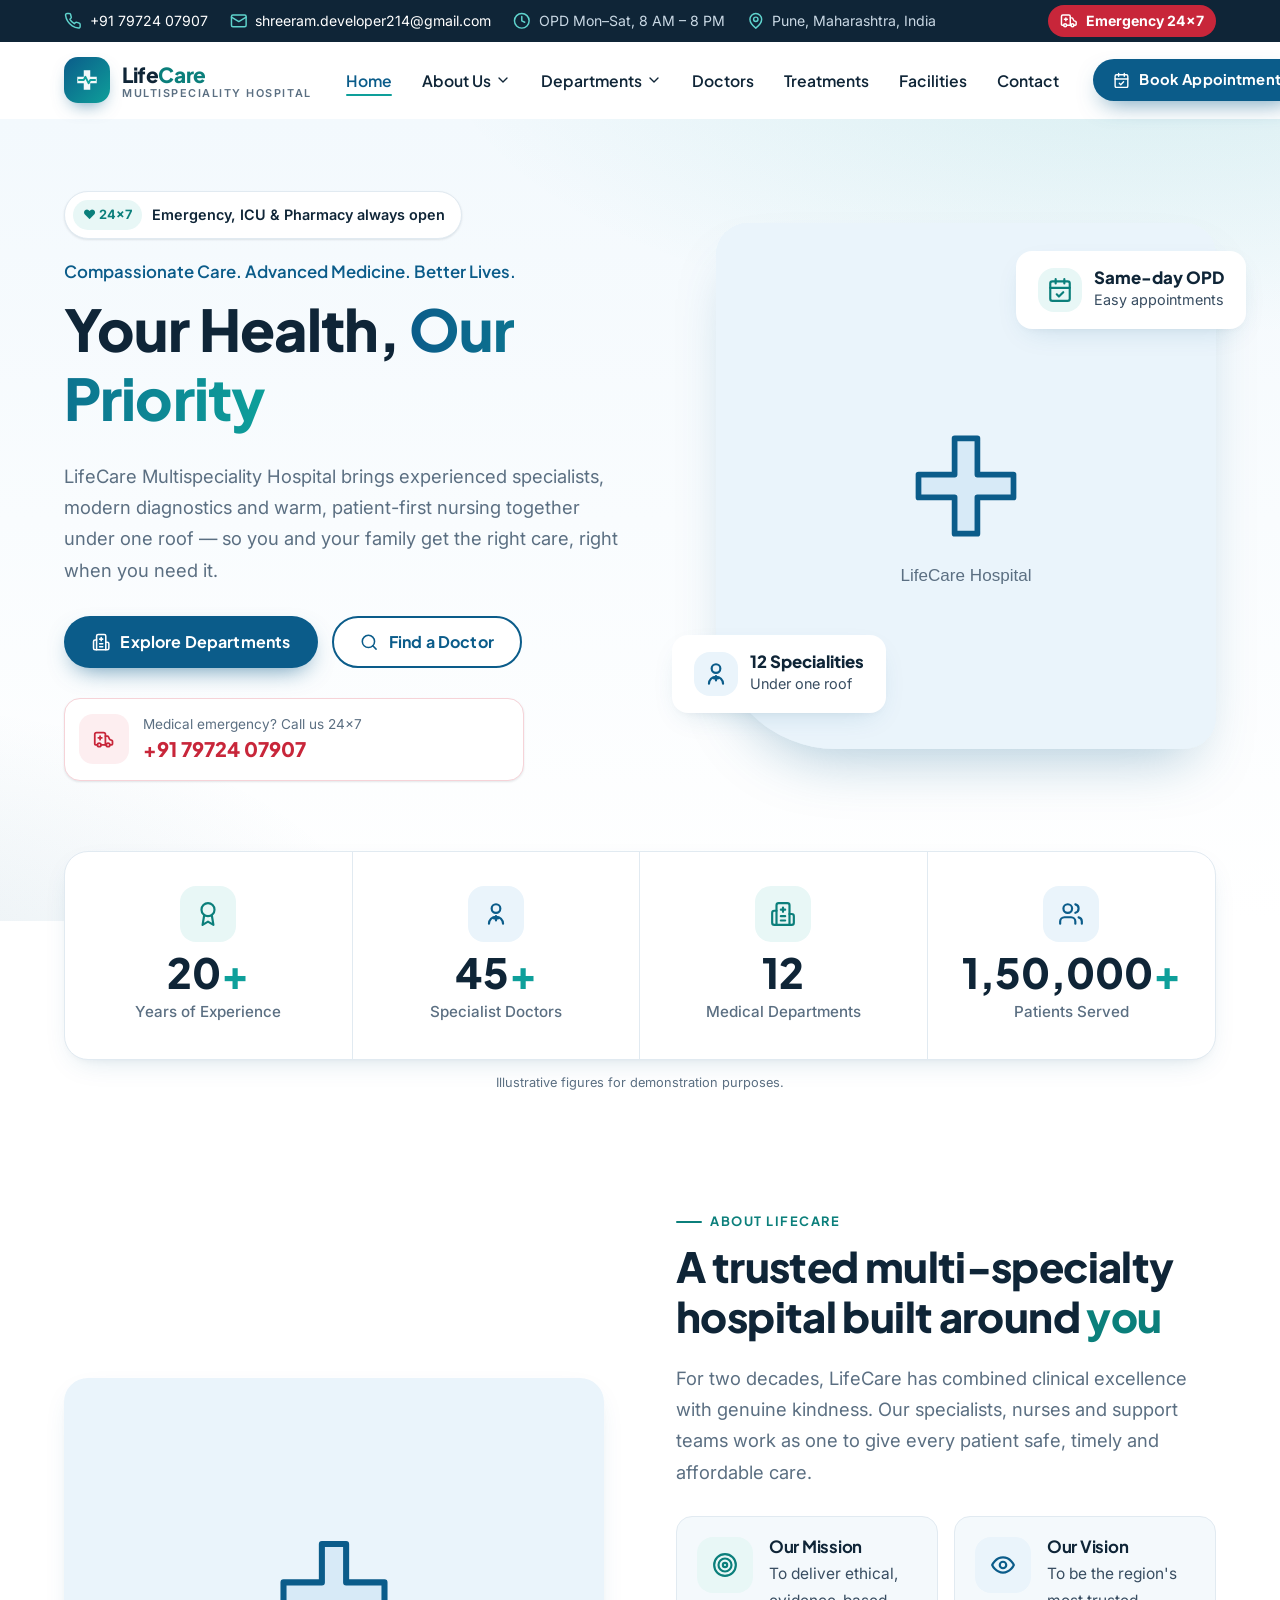
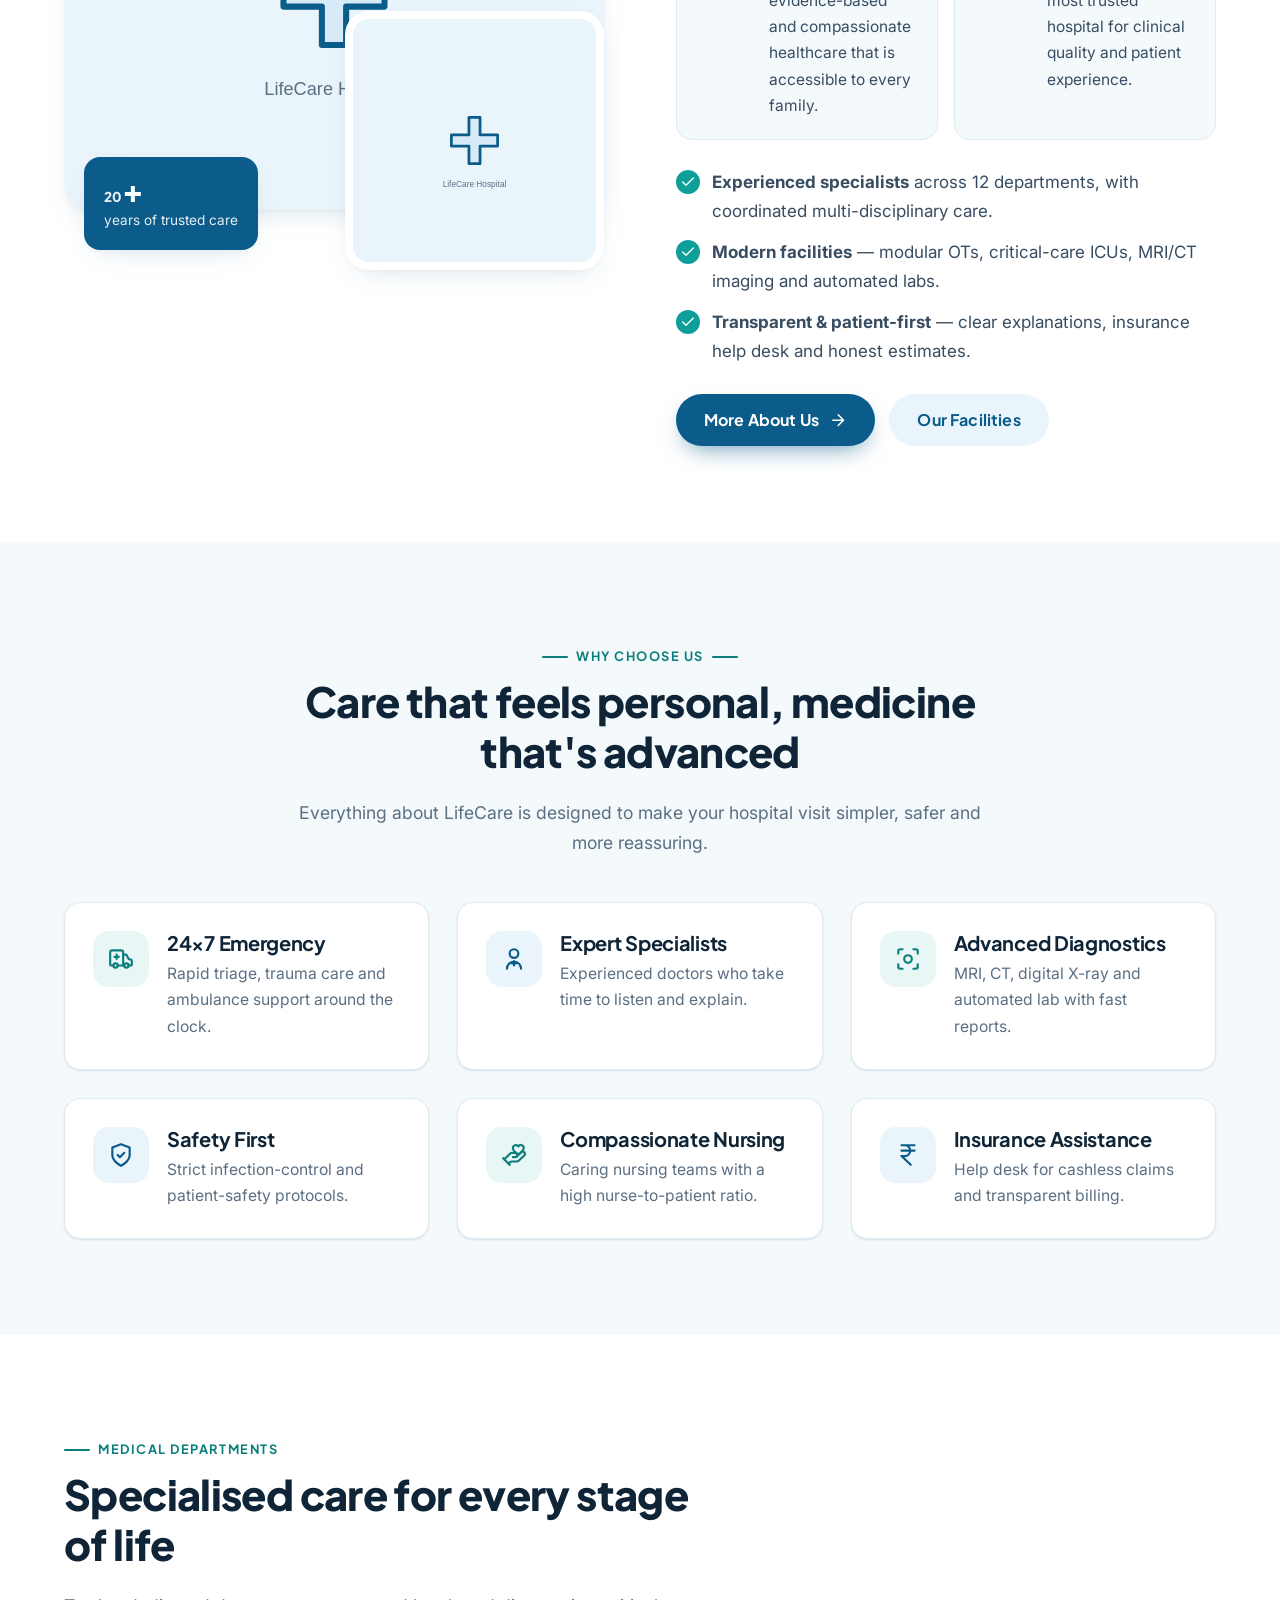
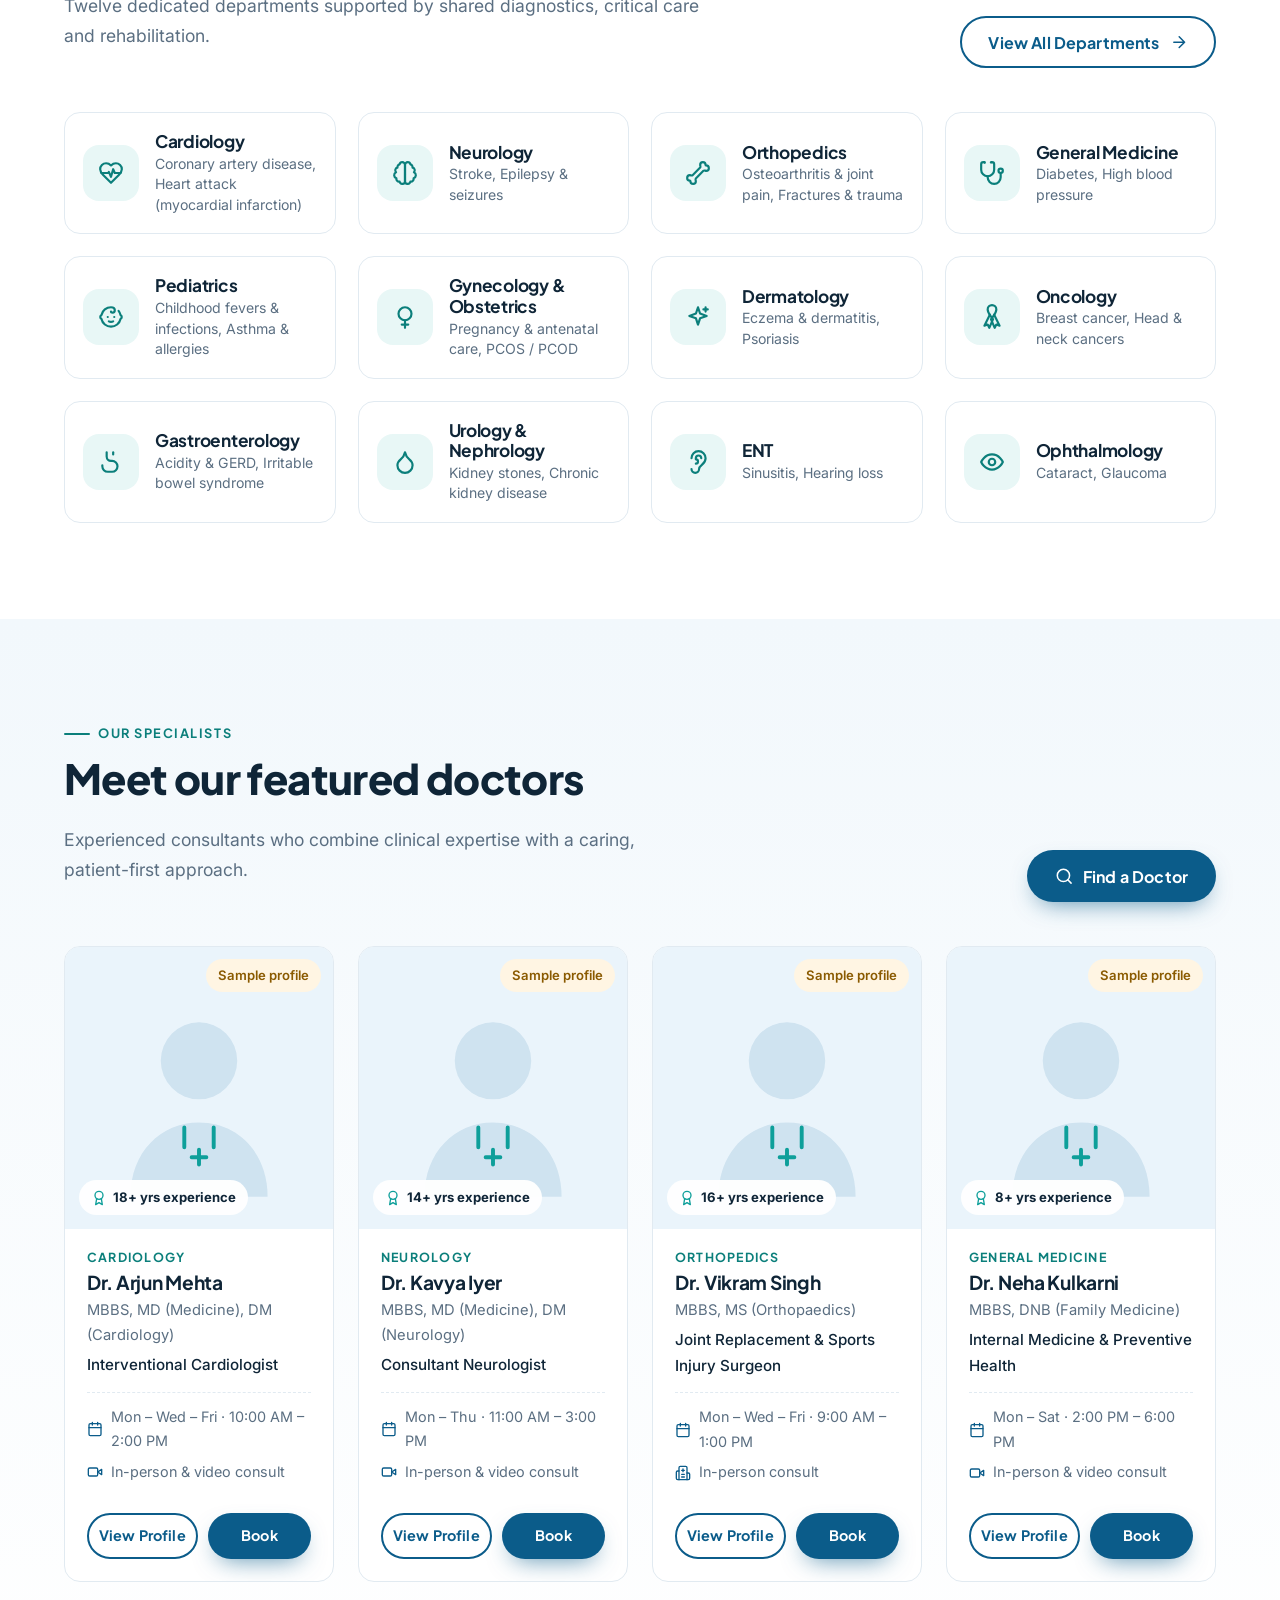
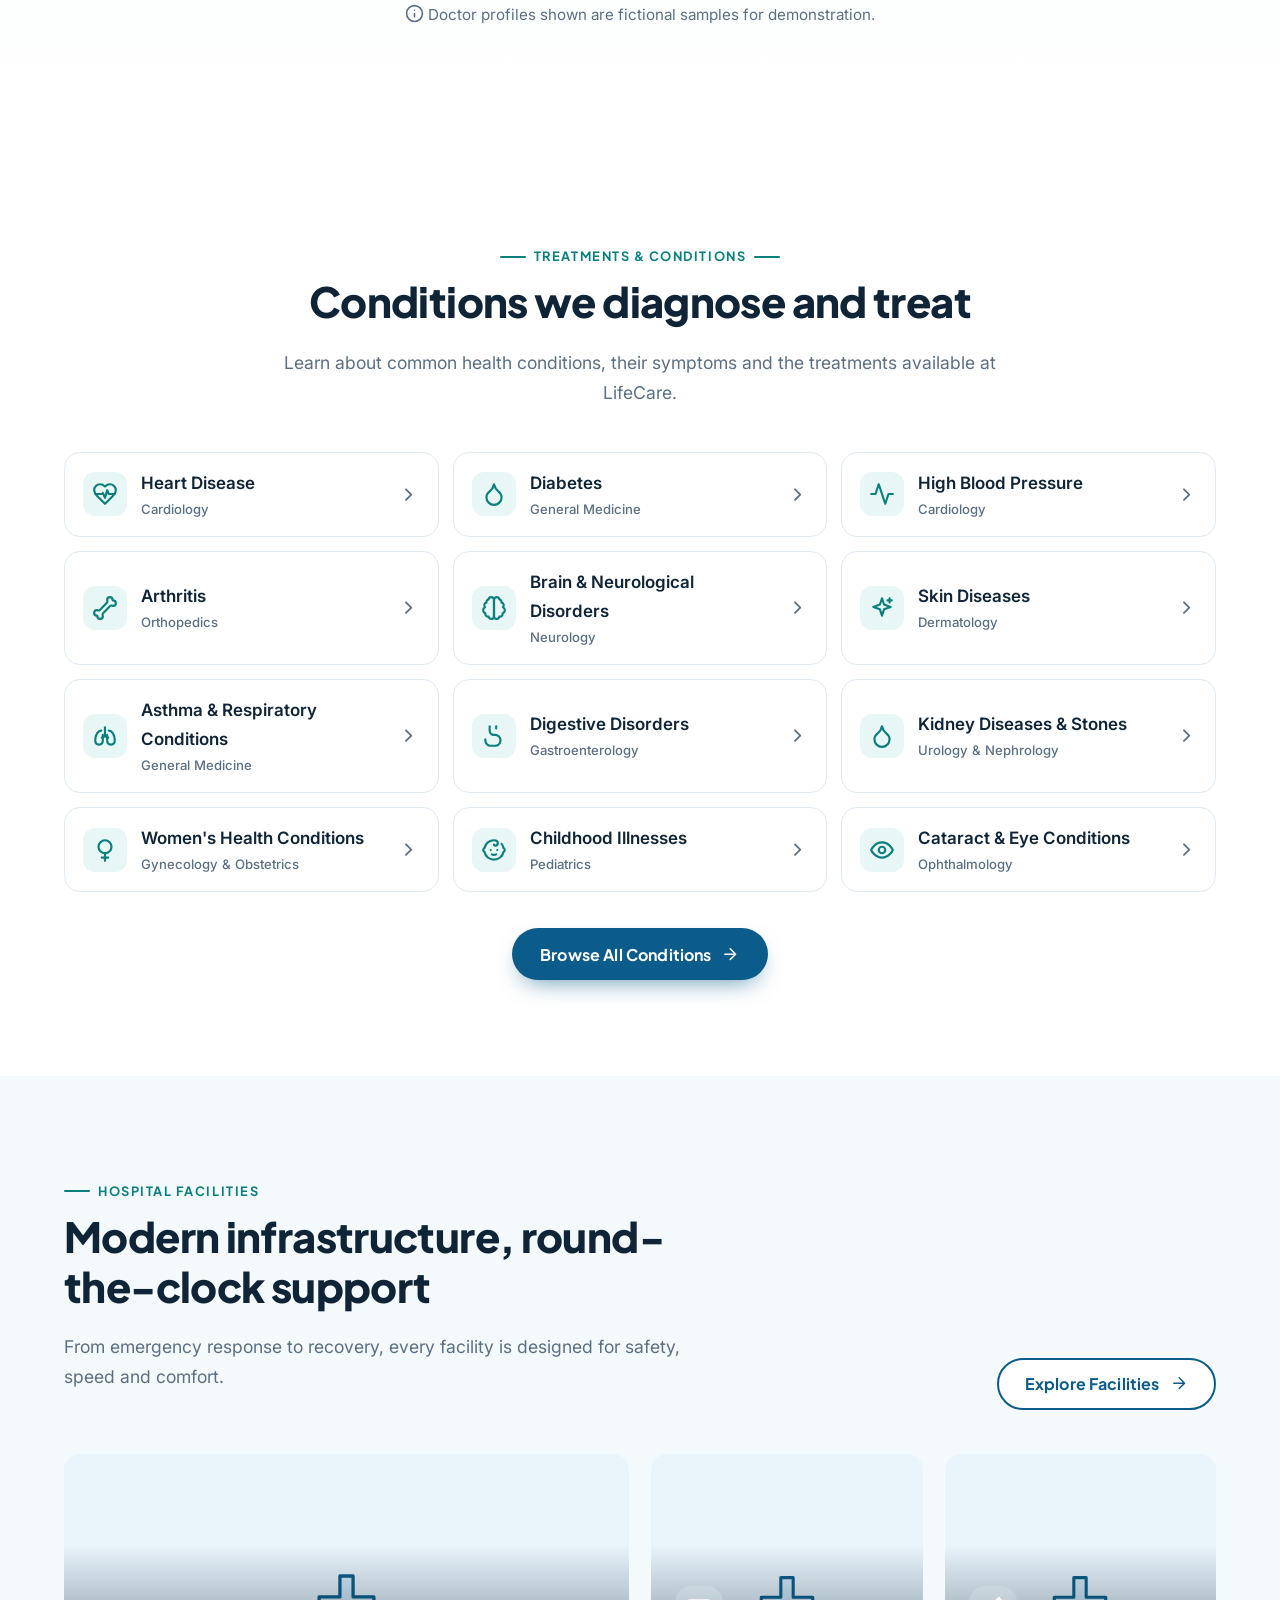
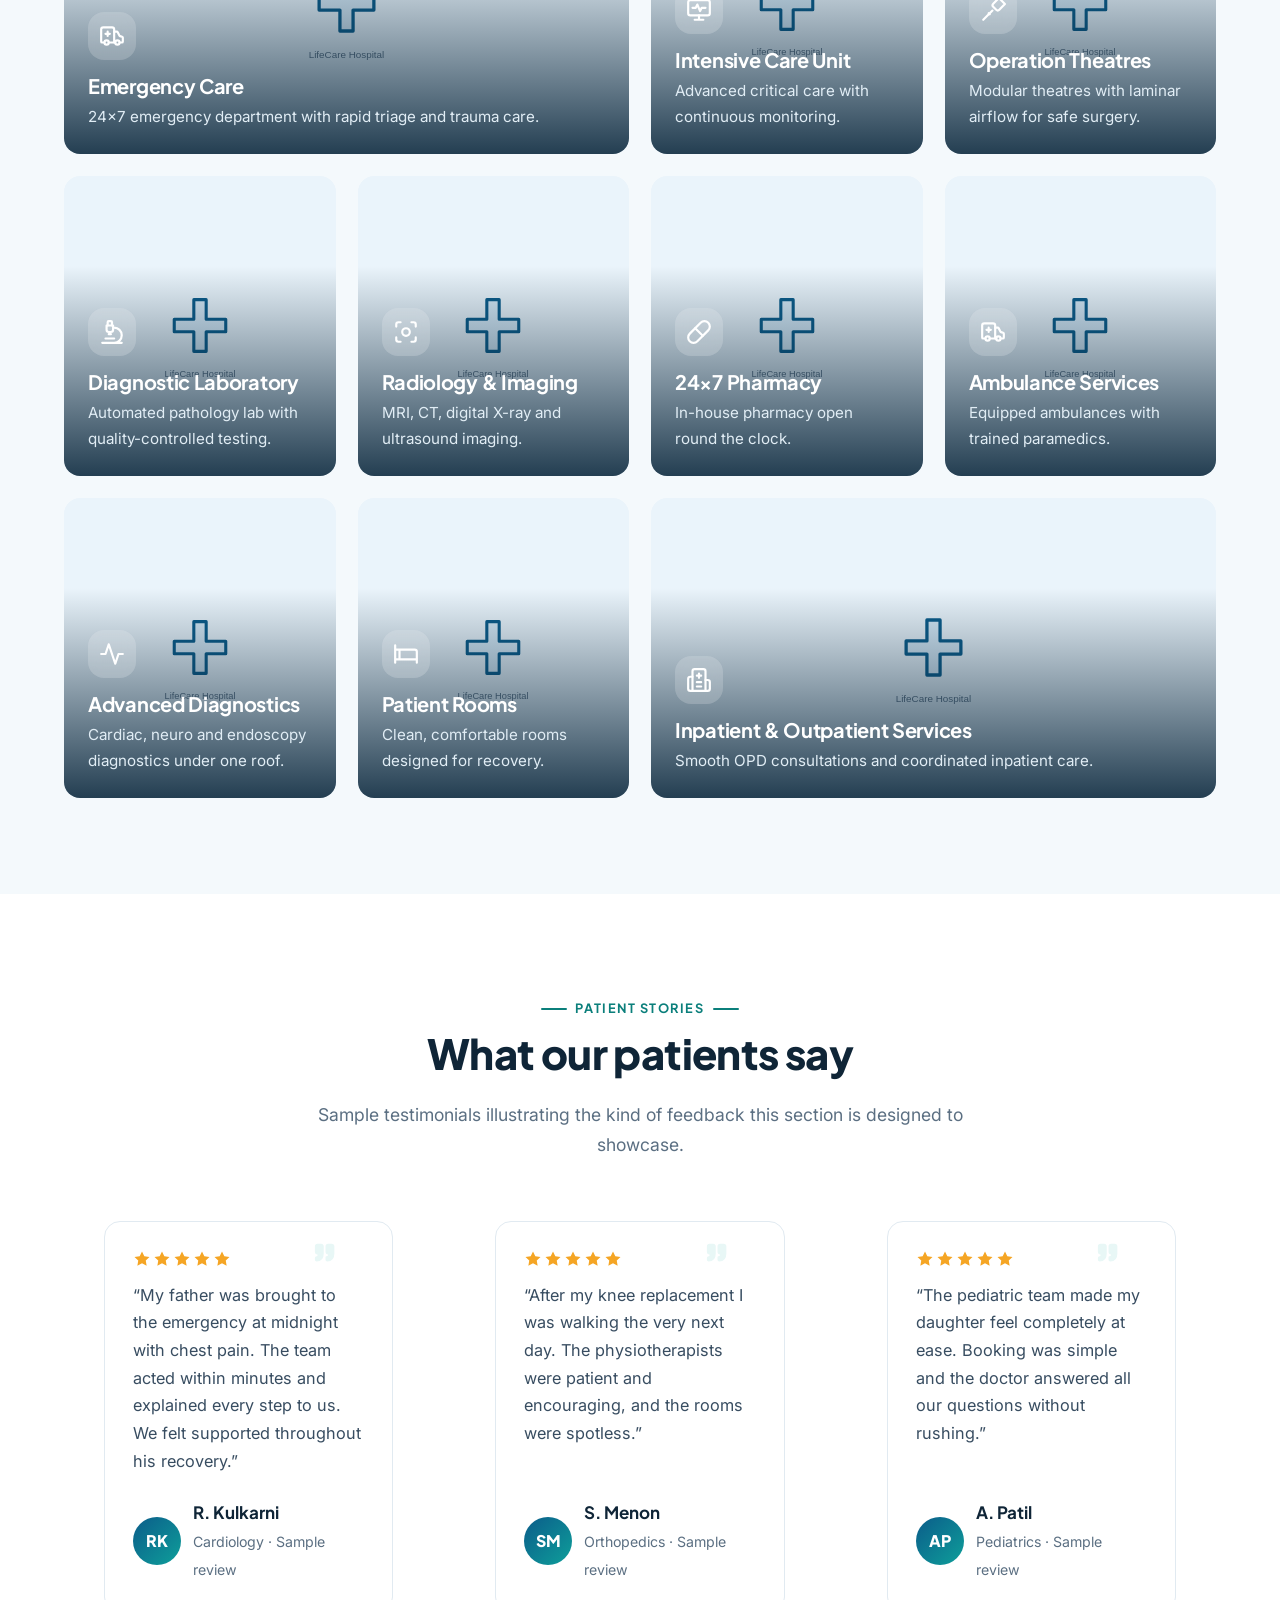
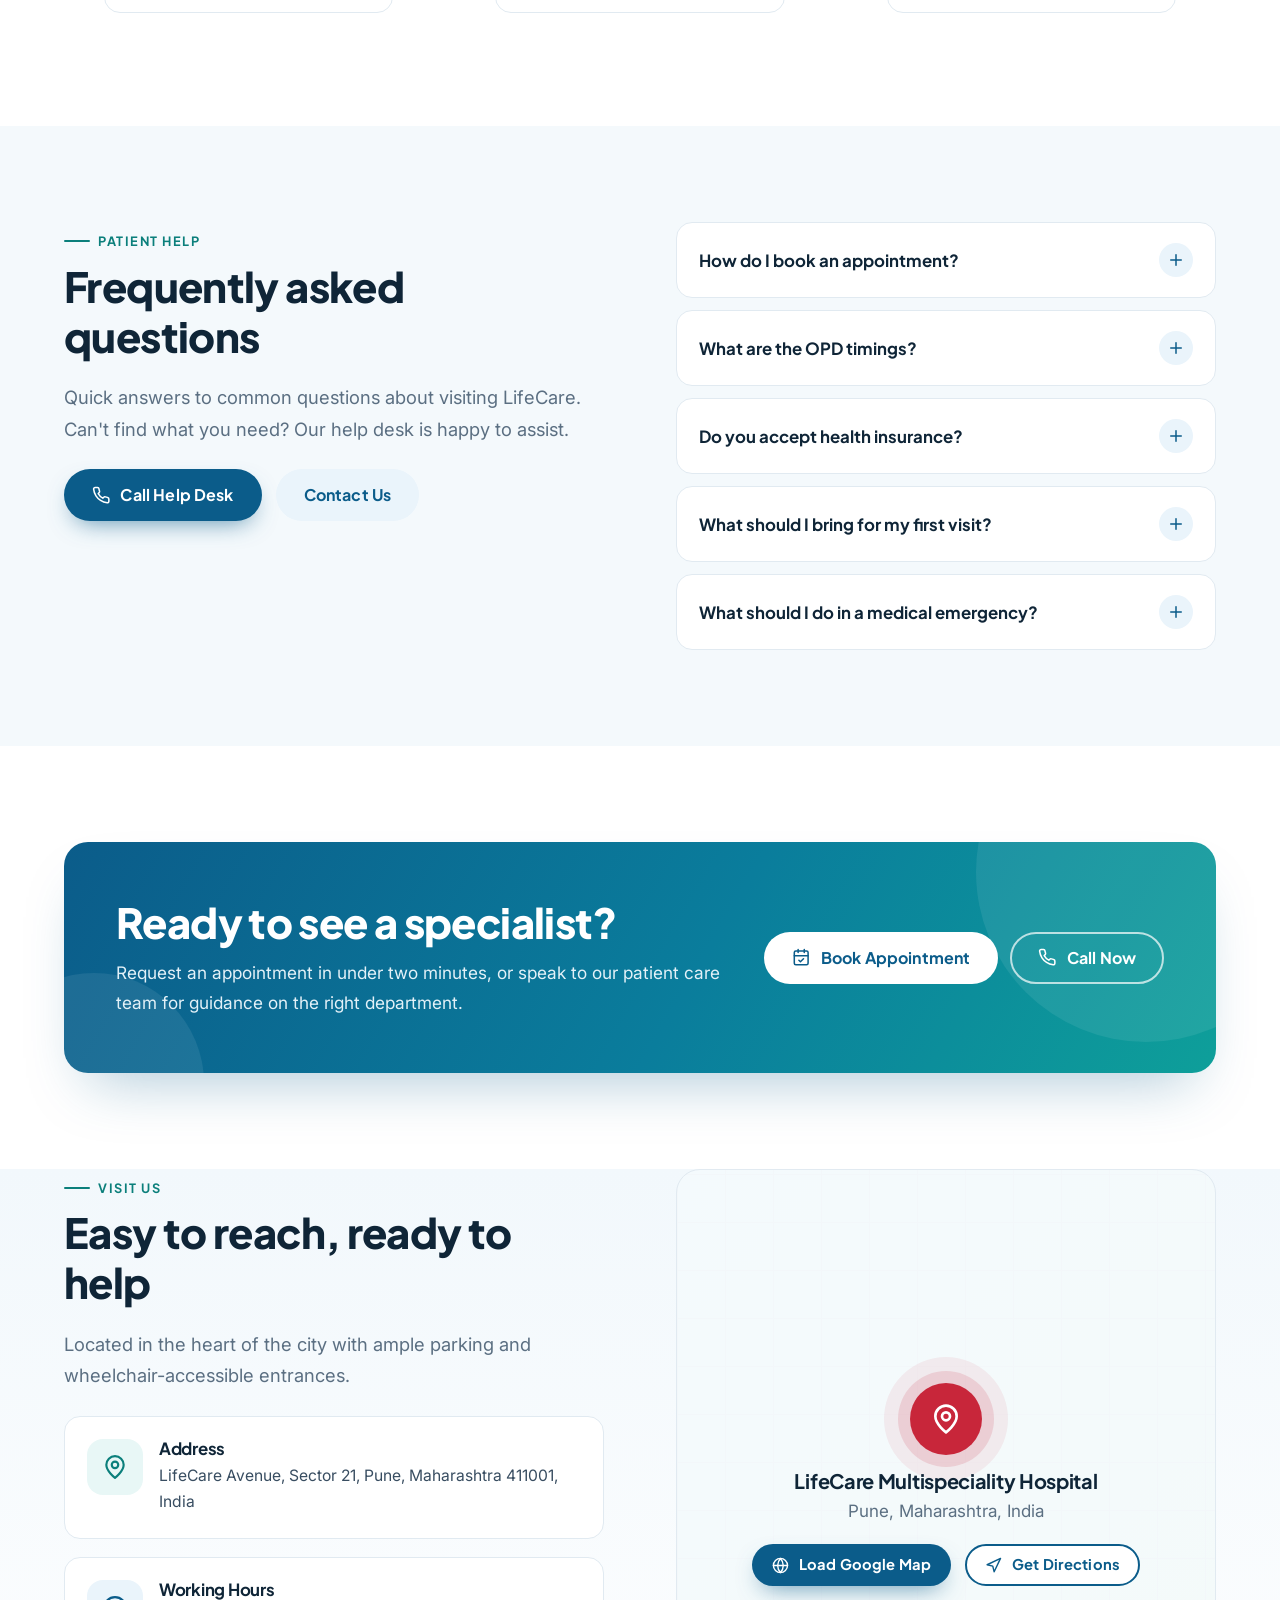
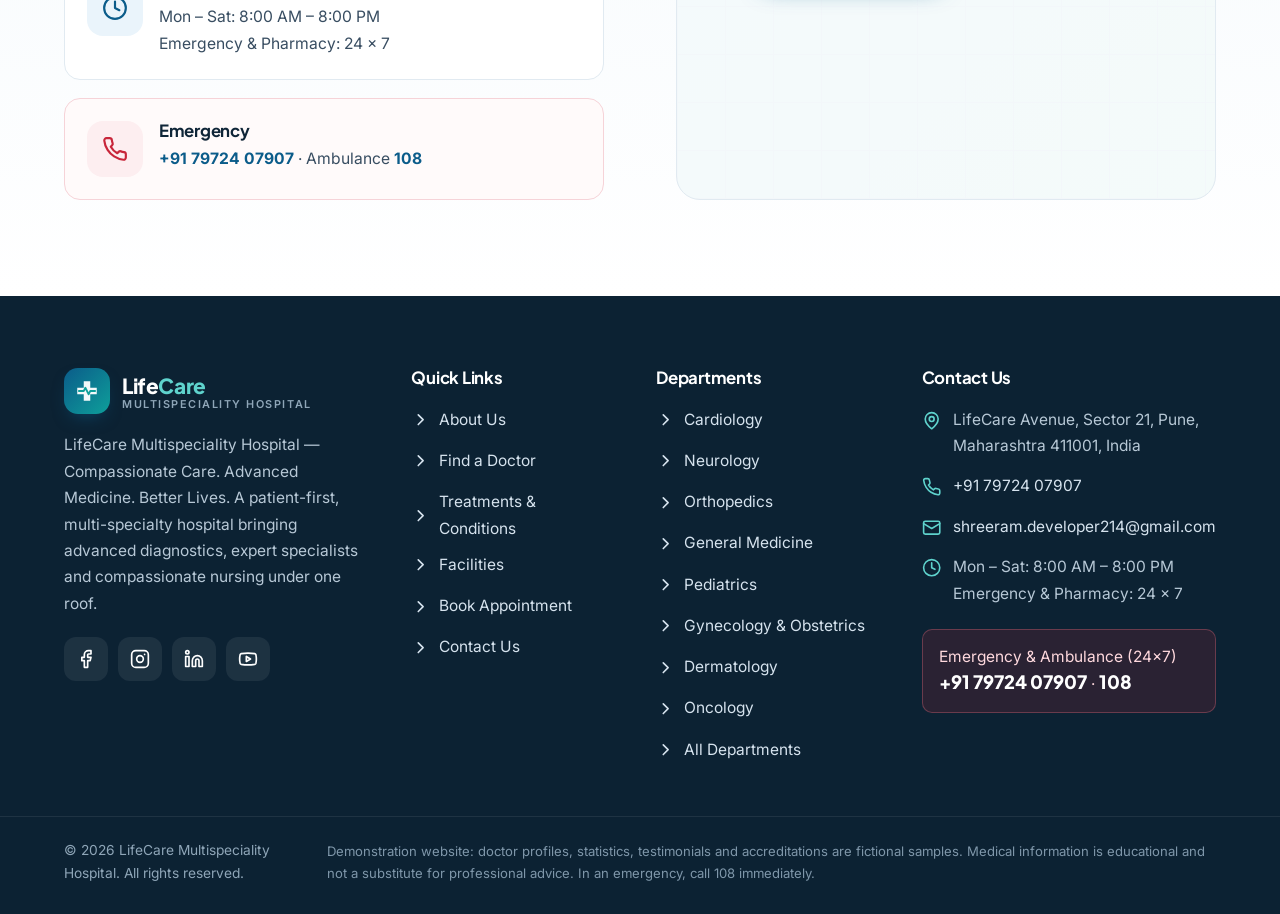
<file: index.html>
<!DOCTYPE html>
<html lang="en" class="no-js">
<head>
  <meta charset="UTF-8">
  <meta name="viewport" content="width=device-width, initial-scale=1">
  <title>LifeCare Multispeciality Hospital | Compassionate Care. Advanced Medicine.</title>
  <meta name="description" content="LifeCare Multispeciality Hospital in India — 12 medical departments, experienced specialists, 24×7 emergency care, advanced diagnostics and easy appointment booking.">
  <meta name="keywords" content="multispeciality hospital, hospital in India, cardiology, neurology, orthopedics, pediatrics, emergency care, book doctor appointment">
  <meta name="theme-color" content="#0b5c8a">
  <meta property="og:type" content="website">
  <meta property="og:title" content="LifeCare Multispeciality Hospital">
  <meta property="og:description" content="Compassionate Care. Advanced Medicine. Better Lives.">
  <meta property="og:image" content="https://images.unsplash.com/photo-1631217868264-e5b90bb7e133?auto=format&fit=crop&w=1200&q=75">
  <link rel="icon" href="assets/icons/favicon.svg" type="image/svg+xml">
  <link rel="preconnect" href="https://fonts.googleapis.com">
  <link rel="preconnect" href="https://fonts.gstatic.com" crossorigin>
  <link rel="preconnect" href="https://images.unsplash.com">
  <link href="https://fonts.googleapis.com/css2?family=Inter:wght@400;500;600;700&family=Plus+Jakarta+Sans:wght@600;700;800&display=swap" rel="stylesheet">
  <link rel="stylesheet" href="css/style.css">
  <link rel="stylesheet" href="css/responsive.css">
  <link rel="stylesheet" href="css/animations.css">
  <!-- Structured data helps search engines understand the hospital -->
  <script type="application/ld+json">
  {
    "@context": "https://schema.org",
    "@type": "Hospital",
    "name": "LifeCare Multispeciality Hospital",
    "slogan": "Compassionate Care. Advanced Medicine. Better Lives.",
    "telephone": "+91-7972407907",
    "address": { "@type": "PostalAddress", "addressLocality": "Pune", "addressRegion": "Maharashtra", "addressCountry": "IN" },
    "openingHours": "Mo-Sa 08:00-20:00",
    "medicalSpecialty": ["Cardiovascular", "Neurologic", "Orthopedic", "Pediatric", "Gynecologic", "Dermatologic", "Oncologic", "Gastroenterologic", "Urologic", "Otolaryngologic", "Ophthalmologic"]
  }
  </script>
</head>
<body data-page="home">
  <a class="skip-link" href="#main">Skip to main content</a>
  <div id="site-header"></div>

  <main id="main">

    <!-- ================= HERO ================= -->
    <section class="hero" aria-labelledby="hero-title">
      <div class="container hero__grid">
        <div class="reveal">
          <span class="hero__badge"><b><span class="beat">♥</span> 24×7</b> Emergency, ICU &amp; Pharmacy always open</span>
          <p class="hero__tagline">Compassionate Care. Advanced Medicine. Better Lives.</p>
          <h1 id="hero-title">Your Health, <span>Our Priority</span></h1>
          <p class="hero__text">LifeCare Multispeciality Hospital brings experienced specialists, modern diagnostics and warm, patient-first nursing together under one roof — so you and your family get the right care, right when you need it.</p>
          <div class="btn-row">
            <a href="departments.html" class="btn btn--primary"><i data-icon="hospital"></i>Explore Departments</a>
            <a href="doctors.html" class="btn btn--outline"><i data-icon="search"></i>Find a Doctor</a>
          </div>
          <div class="hero__emergency">
            <span class="hero__emergency-icon pulse"><i data-icon="ambulance"></i></span>
            <div>
              <small>Medical emergency? Call us 24×7</small>
              <a data-site-link="emergency" href="tel:+917972407907"><span data-site="emergencyPhone">+91 79724 07907</span></a>
            </div>
          </div>
        </div>

        <div class="hero__media reveal reveal--right">
          <div class="hero__img">
            <img src="https://images.unsplash.com/photo-1631217868264-e5b90bb7e133?auto=format&fit=crop&w=900&h=950&q=75" alt="Doctor speaking warmly with a senior patient" width="900" height="950" fetchpriority="high">
          </div>
          <div class="hero__float hero__float--b">
            <span class="icon-badge"><i data-icon="calendarCheck"></i></span>
            <div><strong>Same-day OPD</strong>Easy appointments</div>
          </div>
          <div class="hero__float hero__float--a">
            <span class="icon-badge icon-badge--blue"><i data-icon="userDoc"></i></span>
            <div><strong>12 Specialities</strong>Under one roof</div>
          </div>
          <span class="hero__ring" aria-hidden="true"></span>
        </div>
      </div>
    </section>

    <!-- ================= STATS ================= -->
    <section class="stats" aria-label="Hospital at a glance">
      <div class="container">
        <div class="stats__card reveal">
          <div class="stat">
            <span class="icon-badge stat__icon"><i data-icon="award"></i></span>
            <div class="stat__num"><span data-count="years">0</span><span>+</span></div>
            <div class="stat__label">Years of Experience</div>
          </div>
          <div class="stat">
            <span class="icon-badge icon-badge--blue stat__icon"><i data-icon="userDoc"></i></span>
            <div class="stat__num"><span data-count="45">0</span><span>+</span></div>
            <div class="stat__label">Specialist Doctors</div>
          </div>
          <div class="stat">
            <span class="icon-badge stat__icon"><i data-icon="hospital"></i></span>
            <div class="stat__num"><span data-count="12">0</span></div>
            <div class="stat__label">Medical Departments</div>
          </div>
          <div class="stat">
            <span class="icon-badge icon-badge--blue stat__icon"><i data-icon="users"></i></span>
            <div class="stat__num"><span data-count="150000">0</span><span>+</span></div>
            <div class="stat__label">Patients Served</div>
          </div>
        </div>
        <p class="stats__note">Illustrative figures for demonstration purposes.</p>
      </div>
    </section>

    <!-- ================= ABOUT ================= -->
    <section class="section" id="about" aria-labelledby="about-title">
      <div class="container split">
        <div class="media-stack reveal reveal--left">
          <div class="media-stack__main">
            <img src="https://images.unsplash.com/photo-1587351021759-3e566b6af7cc?auto=format&fit=crop&w=900&h=720&q=72" alt="Modern hospital building exterior" loading="lazy" width="900" height="720">
          </div>
          <div class="media-stack__sub">
            <img src="https://images.unsplash.com/photo-1581056771107-24ca5f033842?auto=format&fit=crop&w=500&h=500&q=72" alt="Doctor checking on a patient in a hospital bed" loading="lazy" width="500" height="500">
          </div>
          <div class="media-stack__badge"><strong><span data-site="years">20</span>+</strong><span>years of trusted care</span></div>
        </div>

        <div class="reveal">
          <span class="eyebrow">About LifeCare</span>
          <h2 id="about-title">A trusted multi-specialty hospital built around <span class="highlight">you</span></h2>
          <p class="lead">For two decades, LifeCare has combined clinical excellence with genuine kindness. Our specialists, nurses and support teams work as one to give every patient safe, timely and affordable care.</p>
          <div class="mv-grid">
            <div class="mv-card">
              <span class="icon-badge"><i data-icon="target"></i></span>
              <div><h4>Our Mission</h4><p>To deliver ethical, evidence-based and compassionate healthcare that is accessible to every family.</p></div>
            </div>
            <div class="mv-card">
              <span class="icon-badge icon-badge--blue"><i data-icon="eye"></i></span>
              <div><h4>Our Vision</h4><p>To be the region's most trusted hospital for clinical quality and patient experience.</p></div>
            </div>
          </div>
          <ul class="check-list">
            <li><i data-icon="check"></i><span><strong>Experienced specialists</strong> across 12 departments, with coordinated multi-disciplinary care.</span></li>
            <li><i data-icon="check"></i><span><strong>Modern facilities</strong> — modular OTs, critical-care ICUs, MRI/CT imaging and automated labs.</span></li>
            <li><i data-icon="check"></i><span><strong>Transparent &amp; patient-first</strong> — clear explanations, insurance help desk and honest estimates.</span></li>
          </ul>
          <div class="btn-row" style="margin-top:28px">
            <a href="about.html" class="btn btn--primary">More About Us <i data-icon="arrowRight"></i></a>
            <a href="facilities.html" class="btn btn--ghost">Our Facilities</a>
          </div>
        </div>
      </div>
    </section>

    <!-- ================= WHY CHOOSE US ================= -->
    <section class="section section--soft" aria-labelledby="why-title">
      <div class="container">
        <div class="section-head center reveal">
          <span class="eyebrow">Why Choose Us</span>
          <h2 id="why-title">Care that feels personal, medicine that's advanced</h2>
          <p>Everything about LifeCare is designed to make your hospital visit simpler, safer and more reassuring.</p>
        </div>
        <div class="feature-grid reveal-stagger" style="grid-template-columns:repeat(auto-fit,minmax(300px,1fr))">
          <div class="card card--hover feature"><span class="icon-badge"><i data-icon="ambulance"></i></span><div><h3>24×7 Emergency</h3><p>Rapid triage, trauma care and ambulance support around the clock.</p></div></div>
          <div class="card card--hover feature"><span class="icon-badge icon-badge--blue"><i data-icon="userDoc"></i></span><div><h3>Expert Specialists</h3><p>Experienced doctors who take time to listen and explain.</p></div></div>
          <div class="card card--hover feature"><span class="icon-badge"><i data-icon="scan"></i></span><div><h3>Advanced Diagnostics</h3><p>MRI, CT, digital X-ray and automated lab with fast reports.</p></div></div>
          <div class="card card--hover feature"><span class="icon-badge icon-badge--blue"><i data-icon="shield"></i></span><div><h3>Safety First</h3><p>Strict infection-control and patient-safety protocols.</p></div></div>
          <div class="card card--hover feature"><span class="icon-badge"><i data-icon="handHeart"></i></span><div><h3>Compassionate Nursing</h3><p>Caring nursing teams with a high nurse-to-patient ratio.</p></div></div>
          <div class="card card--hover feature"><span class="icon-badge icon-badge--blue"><i data-icon="rupee"></i></span><div><h3>Insurance Assistance</h3><p>Help desk for cashless claims and transparent billing.</p></div></div>
        </div>
      </div>
    </section>

    <!-- ================= DEPARTMENTS ================= -->
    <section class="section" id="departments" aria-labelledby="dept-title">
      <div class="container">
        <div class="section-head section-head--split reveal">
          <div>
            <span class="eyebrow">Medical Departments</span>
            <h2 id="dept-title">Specialised care for every stage of life</h2>
            <p>Twelve dedicated departments supported by shared diagnostics, critical care and rehabilitation.</p>
          </div>
          <a href="departments.html" class="btn btn--outline">View All Departments <i data-icon="arrowRight"></i></a>
        </div>
        <div class="grid dept-grid reveal-stagger" id="home-departments" style="grid-template-columns:repeat(auto-fill,minmax(270px,1fr))"></div>
      </div>
    </section>

    <!-- ================= FEATURED DOCTORS ================= -->
    <section class="section section--tint" id="doctors" aria-labelledby="doc-title">
      <div class="container">
        <div class="section-head section-head--split reveal">
          <div>
            <span class="eyebrow">Our Specialists</span>
            <h2 id="doc-title">Meet our featured doctors</h2>
            <p>Experienced consultants who combine clinical expertise with a caring, patient-first approach.</p>
          </div>
          <a href="doctors.html" class="btn btn--primary"><i data-icon="search"></i>Find a Doctor</a>
        </div>
        <div class="doctor-grid doctor-grid--4 reveal-stagger" id="featured-doctors"></div>
        <p class="results-meta" style="margin-top:20px;text-align:center"><i data-icon="info"></i> Doctor profiles shown are fictional samples for demonstration.</p>
      </div>
    </section>

    <!-- ================= TREATMENTS & CONDITIONS ================= -->
    <section class="section" id="treatments" aria-labelledby="treat-title">
      <div class="container">
        <div class="section-head center reveal">
          <span class="eyebrow">Treatments &amp; Conditions</span>
          <h2 id="treat-title">Conditions we diagnose and treat</h2>
          <p>Learn about common health conditions, their symptoms and the treatments available at LifeCare.</p>
        </div>
        <div class="cond-pills reveal-stagger" id="home-conditions"></div>
        <div class="text-center" style="margin-top:36px">
          <a href="treatments.html" class="btn btn--primary">Browse All Conditions <i data-icon="arrowRight"></i></a>
        </div>
      </div>
    </section>

    <!-- ================= FACILITIES ================= -->
    <section class="section section--soft" id="facilities" aria-labelledby="fac-title">
      <div class="container">
        <div class="section-head section-head--split reveal">
          <div>
            <span class="eyebrow">Hospital Facilities</span>
            <h2 id="fac-title">Modern infrastructure, round-the-clock support</h2>
            <p>From emergency response to recovery, every facility is designed for safety, speed and comfort.</p>
          </div>
          <a href="facilities.html" class="btn btn--outline">Explore Facilities <i data-icon="arrowRight"></i></a>
        </div>
        <div class="facility-grid reveal-stagger" id="home-facilities"></div>
      </div>
    </section>

    <!-- ================= TESTIMONIALS ================= -->
    <section class="section" aria-labelledby="testi-title">
      <div class="container">
        <div class="section-head center reveal">
          <span class="eyebrow">Patient Stories</span>
          <h2 id="testi-title">What our patients say</h2>
          <p>Sample testimonials illustrating the kind of feedback this section is designed to showcase.</p>
        </div>
        <div class="testimonial-grid reveal-stagger">
          <figure class="testimonial">
            <span class="testimonial__quote" aria-hidden="true"><i data-icon="quote"></i></span>
            <div class="stars" aria-label="5 out of 5 stars"><i data-icon="star"></i><i data-icon="star"></i><i data-icon="star"></i><i data-icon="star"></i><i data-icon="star"></i></div>
            <blockquote>“My father was brought to the emergency at midnight with chest pain. The team acted within minutes and explained every step to us. We felt supported throughout his recovery.”</blockquote>
            <figcaption class="testimonial__person"><span class="avatar-initials">RK</span><div><strong>R. Kulkarni</strong><small>Cardiology · Sample review</small></div></figcaption>
          </figure>
          <figure class="testimonial">
            <span class="testimonial__quote" aria-hidden="true"><i data-icon="quote"></i></span>
            <div class="stars" aria-label="5 out of 5 stars"><i data-icon="star"></i><i data-icon="star"></i><i data-icon="star"></i><i data-icon="star"></i><i data-icon="star"></i></div>
            <blockquote>“After my knee replacement I was walking the very next day. The physiotherapists were patient and encouraging, and the rooms were spotless.”</blockquote>
            <figcaption class="testimonial__person"><span class="avatar-initials">SM</span><div><strong>S. Menon</strong><small>Orthopedics · Sample review</small></div></figcaption>
          </figure>
          <figure class="testimonial">
            <span class="testimonial__quote" aria-hidden="true"><i data-icon="quote"></i></span>
            <div class="stars" aria-label="5 out of 5 stars"><i data-icon="star"></i><i data-icon="star"></i><i data-icon="star"></i><i data-icon="star"></i><i data-icon="star"></i></div>
            <blockquote>“The pediatric team made my daughter feel completely at ease. Booking was simple and the doctor answered all our questions without rushing.”</blockquote>
            <figcaption class="testimonial__person"><span class="avatar-initials">AP</span><div><strong>A. Patil</strong><small>Pediatrics · Sample review</small></div></figcaption>
          </figure>
        </div>
      </div>
    </section>

    <!-- ================= FAQ ================= -->
    <section class="section section--soft" aria-labelledby="faq-title">
      <div class="container split" style="align-items:start">
        <div class="reveal">
          <span class="eyebrow">Patient Help</span>
          <h2 id="faq-title">Frequently asked questions</h2>
          <p class="lead">Quick answers to common questions about visiting LifeCare. Can't find what you need? Our help desk is happy to assist.</p>
          <div class="btn-row" style="margin-top:24px">
            <a data-site-link="phone" href="tel:+917972407907" class="btn btn--primary"><i data-icon="phone"></i>Call Help Desk</a>
            <a href="contact.html" class="btn btn--ghost">Contact Us</a>
          </div>
        </div>
        <div class="accordion reveal">
          <div class="accordion__item">
            <button class="accordion__btn" type="button">How do I book an appointment?<span class="accordion__icon"><i data-icon="plus"></i></span></button>
            <div class="accordion__panel"><div><p>You can call our help desk, visit the OPD registration counter, or use the online appointment request form. Choose your department and preferred doctor, date and time.</p></div></div>
          </div>
          <div class="accordion__item">
            <button class="accordion__btn" type="button">What are the OPD timings?<span class="accordion__icon"><i data-icon="plus"></i></span></button>
            <div class="accordion__panel"><div><p>Outpatient clinics run Monday to Saturday, 8:00 AM to 8:00 PM. Emergency services, ICU and pharmacy are available 24 hours a day, 7 days a week.</p></div></div>
          </div>
          <div class="accordion__item">
            <button class="accordion__btn" type="button">Do you accept health insurance?<span class="accordion__icon"><i data-icon="plus"></i></span></button>
            <div class="accordion__panel"><div><p>Our insurance desk assists with cashless and reimbursement claims. Please carry your policy card and a photo ID. (Add the hospital's list of empanelled insurers here.)</p></div></div>
          </div>
          <div class="accordion__item">
            <button class="accordion__btn" type="button">What should I bring for my first visit?<span class="accordion__icon"><i data-icon="plus"></i></span></button>
            <div class="accordion__panel"><div><p>Please bring a valid photo ID, any previous medical reports, prescriptions, and a list of current medicines. Arrive 15 minutes early for registration.</p></div></div>
          </div>
          <div class="accordion__item">
            <button class="accordion__btn" type="button">What should I do in a medical emergency?<span class="accordion__icon"><i data-icon="plus"></i></span></button>
            <div class="accordion__panel"><div><p>Call our 24×7 emergency line or the national ambulance number 108 immediately, or come directly to the Emergency Department. Do not wait for an appointment.</p></div></div>
          </div>
        </div>
      </div>
    </section>

    <!-- ================= APPOINTMENT CTA ================= -->
    <section class="section" aria-label="Book an appointment">
      <div class="container">
        <div class="cta-band reveal reveal--zoom">
          <div class="cta-band__inner">
            <div>
              <h2>Ready to see a specialist?</h2>
              <p>Request an appointment in under two minutes, or speak to our patient care team for guidance on the right department.</p>
            </div>
            <div class="cta-band__actions">
              <a href="appointment.html" class="btn btn--white"><i data-icon="calendarCheck"></i>Book Appointment</a>
              <a data-site-link="phone" href="tel:+917972407907" class="btn btn--outline"><i data-icon="phone"></i>Call Now</a>
            </div>
          </div>
        </div>
      </div>
    </section>

    <!-- ================= LOCATION ================= -->
    <section class="section section--tint" id="location" aria-labelledby="loc-title" style="padding-top:0">
      <div class="container split" style="align-items:stretch">
        <div class="reveal">
          <span class="eyebrow">Visit Us</span>
          <h2 id="loc-title">Easy to reach, ready to help</h2>
          <p class="lead">Located in the heart of the city with ample parking and wheelchair-accessible entrances.</p>
          <div class="contact-grid" style="grid-template-columns:1fr;margin-top:24px">
            <div class="contact-item"><span class="icon-badge"><i data-icon="pin"></i></span><div><h3>Address</h3><p data-site="address">Pune, Maharashtra, India</p></div></div>
            <div class="contact-item"><span class="icon-badge icon-badge--blue"><i data-icon="clock"></i></span><div><h3>Working Hours</h3><p><span data-site="hours"></span><br><span data-site="emergencyHours"></span></p></div></div>
            <div class="contact-item contact-item--emergency"><span class="icon-badge icon-badge--red"><i data-icon="phone"></i></span><div><h3>Emergency</h3><p><a data-site-link="emergency" href="#"><strong data-site="emergencyPhone"></strong></a> · Ambulance <a data-site-link="ambulance" href="tel:108"><strong>108</strong></a></p></div></div>
          </div>
        </div>
        <div class="map-box reveal" aria-label="Hospital location map">
          <div>
            <span class="map-box__pin"><i data-icon="pin"></i></span>
            <h3>LifeCare Multispeciality Hospital</h3>
            <p data-site="addressShort">Pune, Maharashtra, India</p>
            <div class="btn-row">
              <button type="button" class="btn btn--primary btn--sm" data-load-map><i data-icon="globe"></i>Load Google Map</button>
              <a data-site-link="directions" href="#" class="btn btn--outline btn--sm"><i data-icon="navigation"></i>Get Directions</a>
            </div>
          </div>
        </div>
      </div>
    </section>

  </main>

  <div id="site-footer"></div>

  <script src="js/main.js"></script>
  <script src="js/departments.js"></script>
  <script src="js/doctors.js"></script>
  <script src="js/treatments.js"></script>
</body>
</html>
</file>
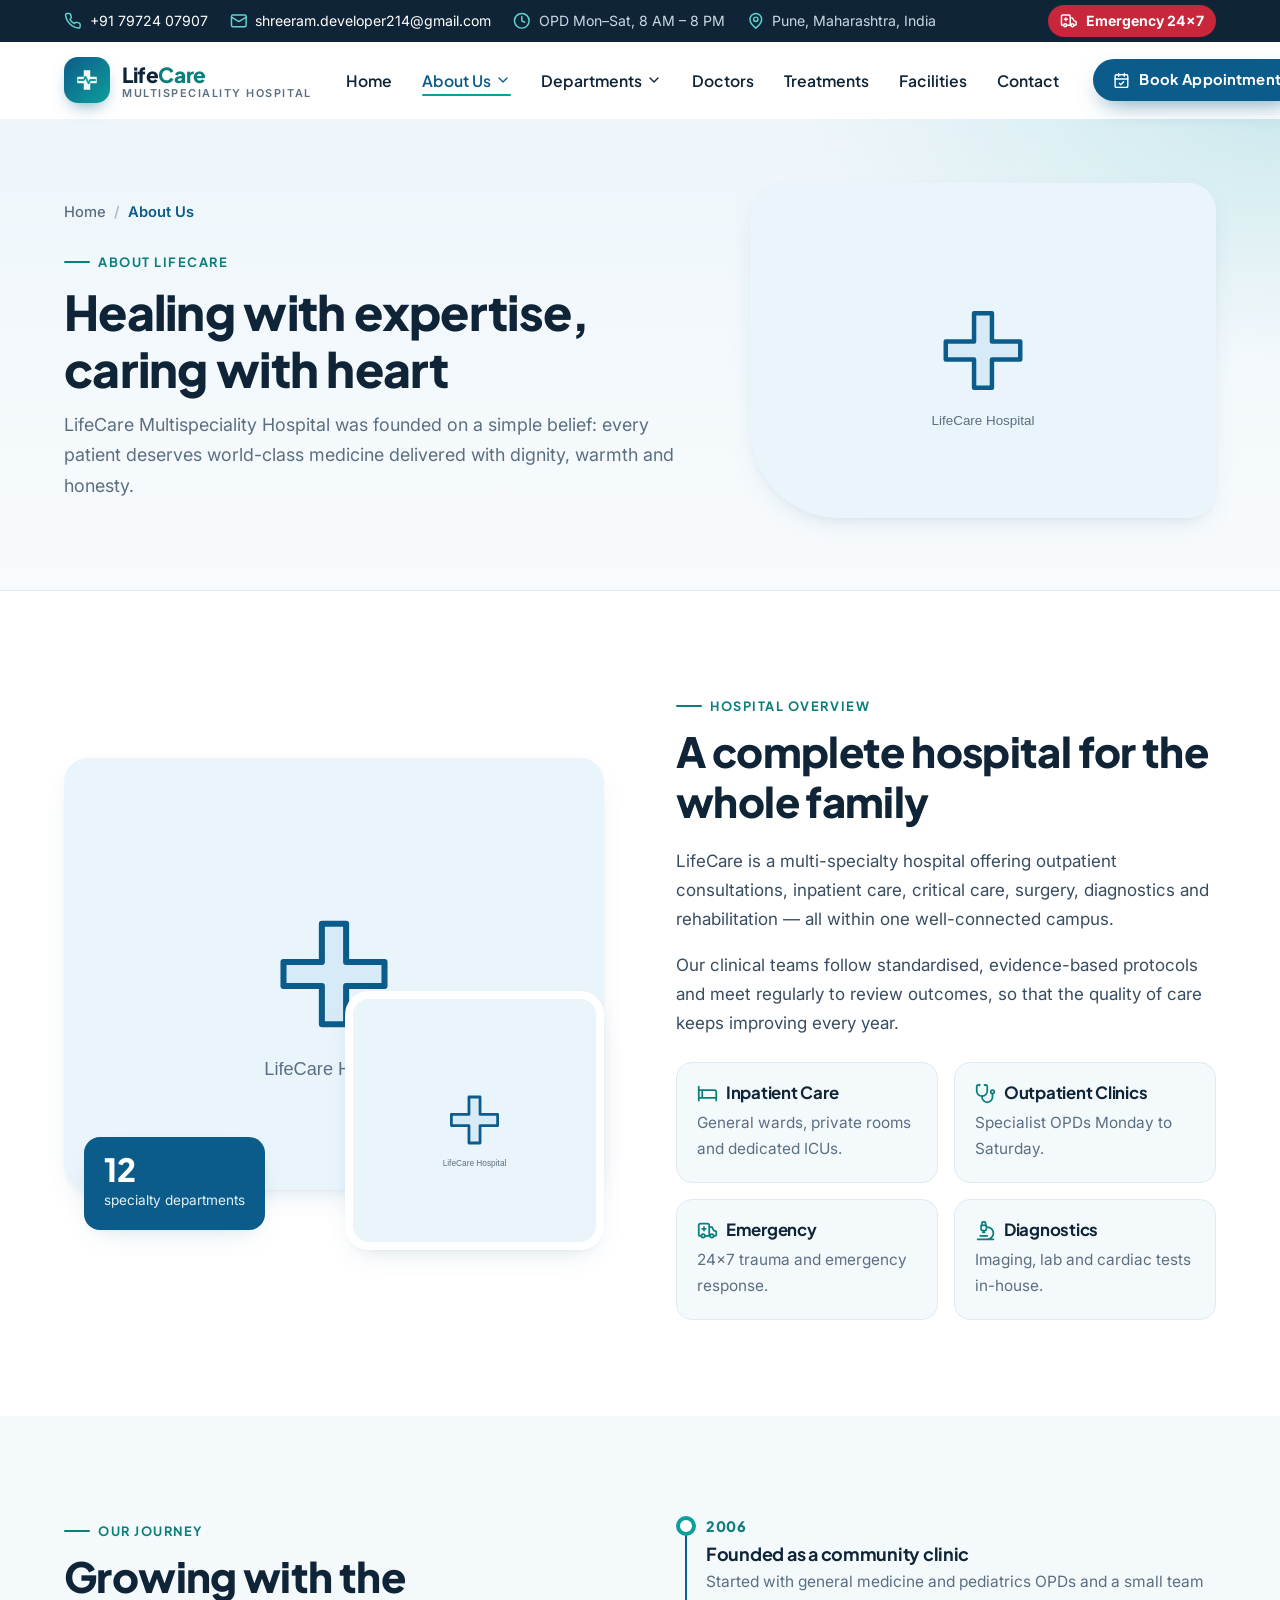
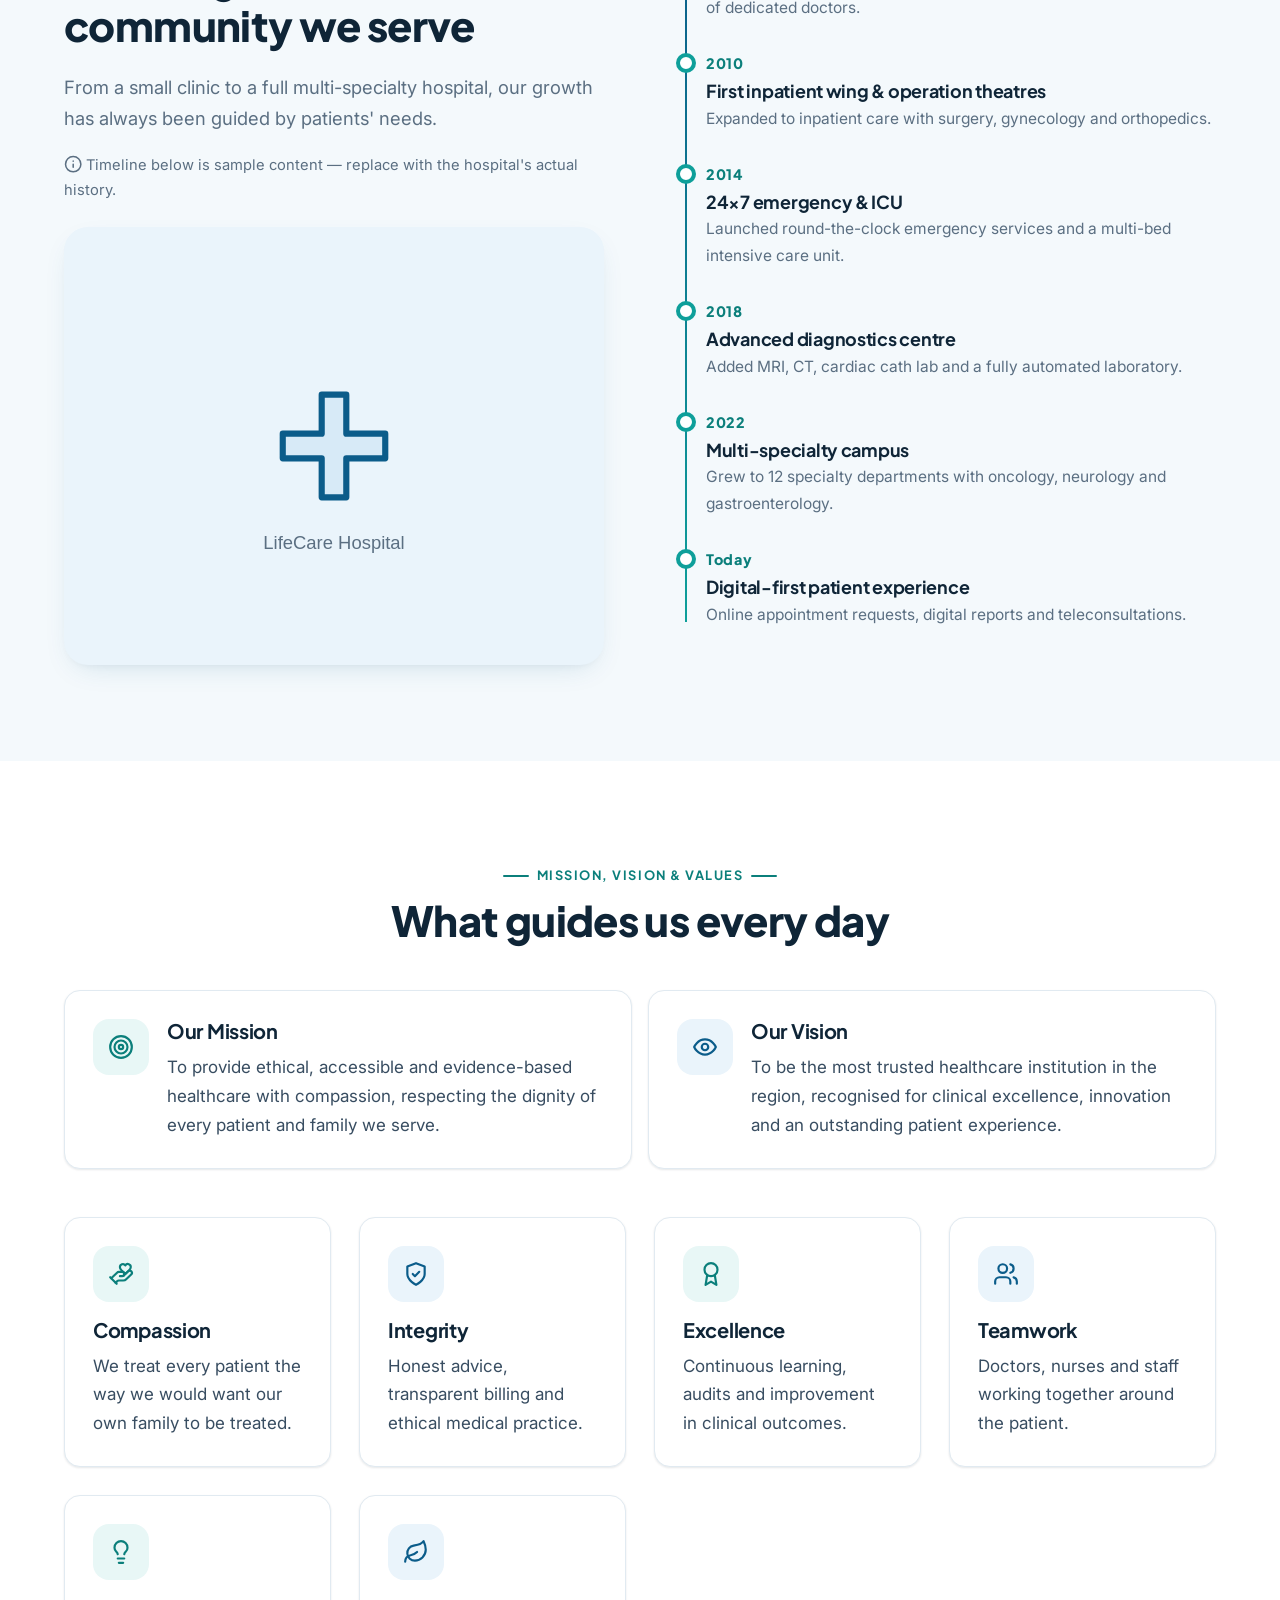
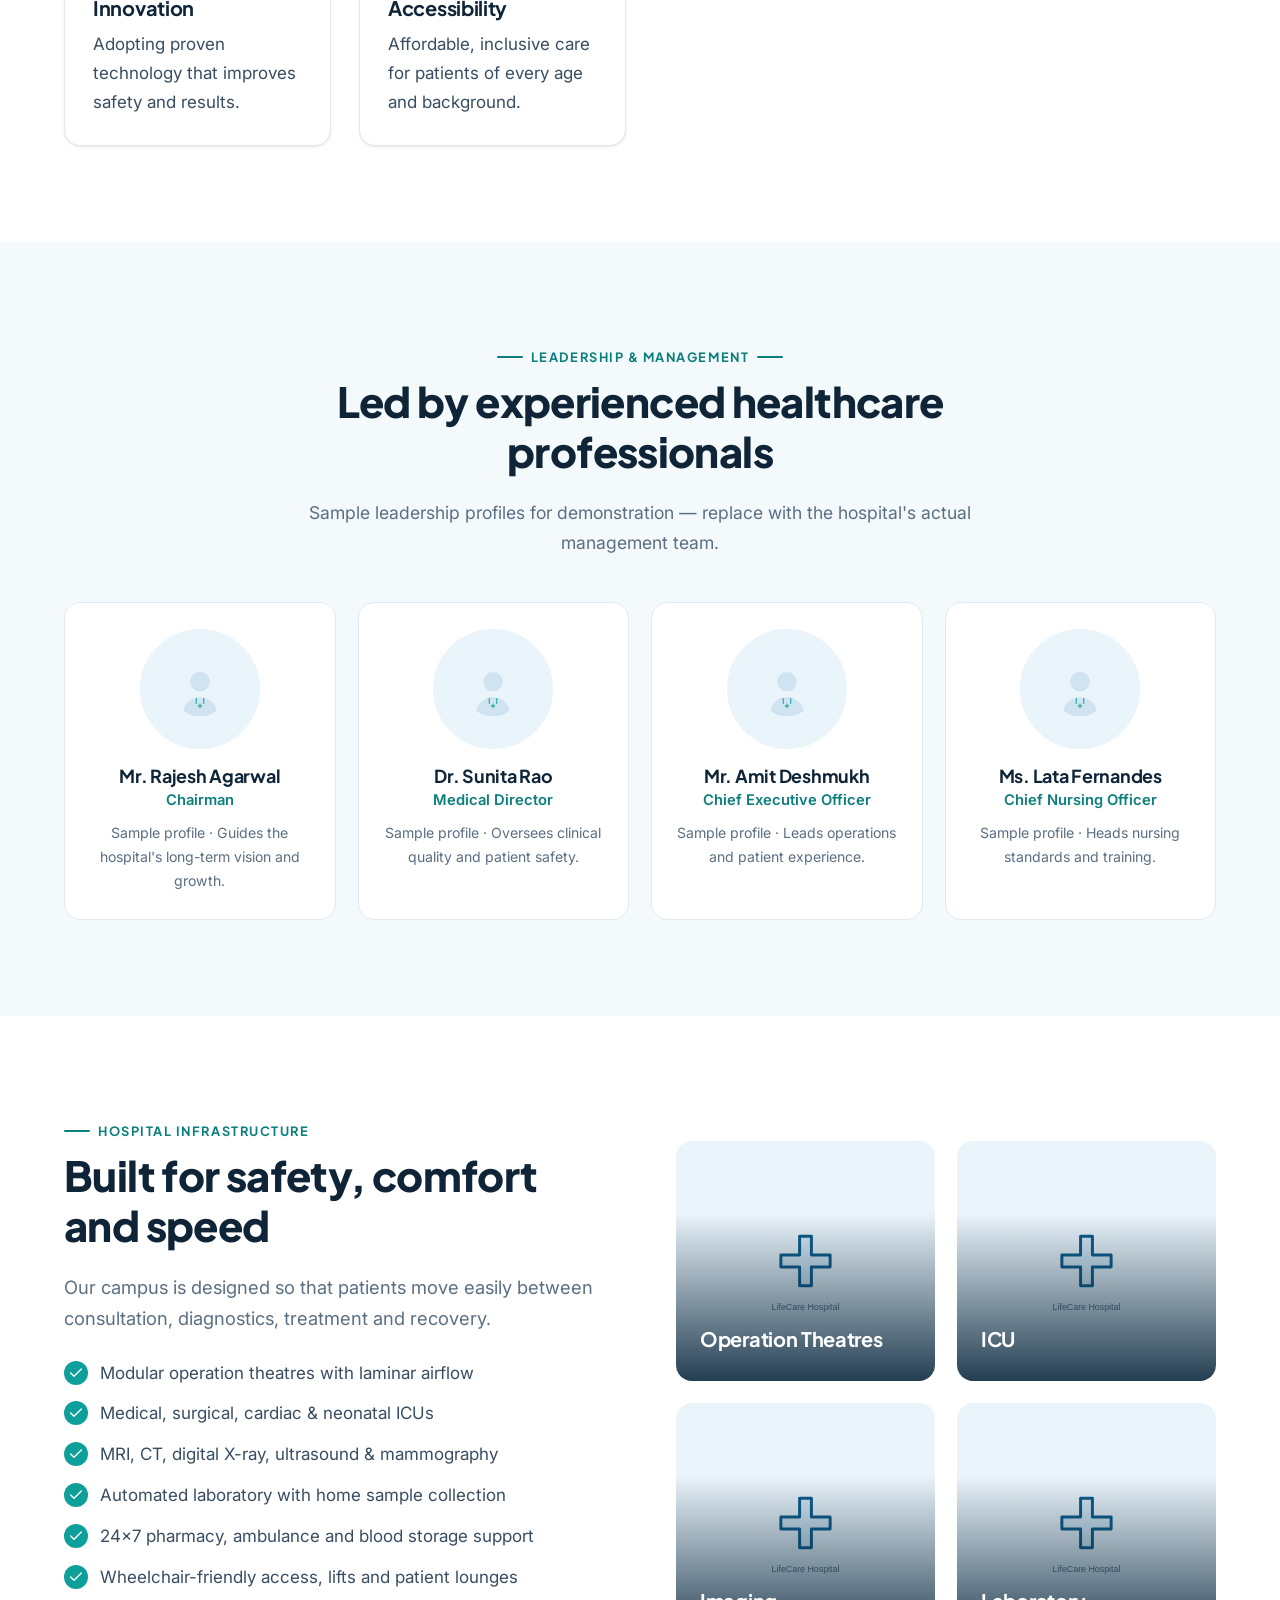
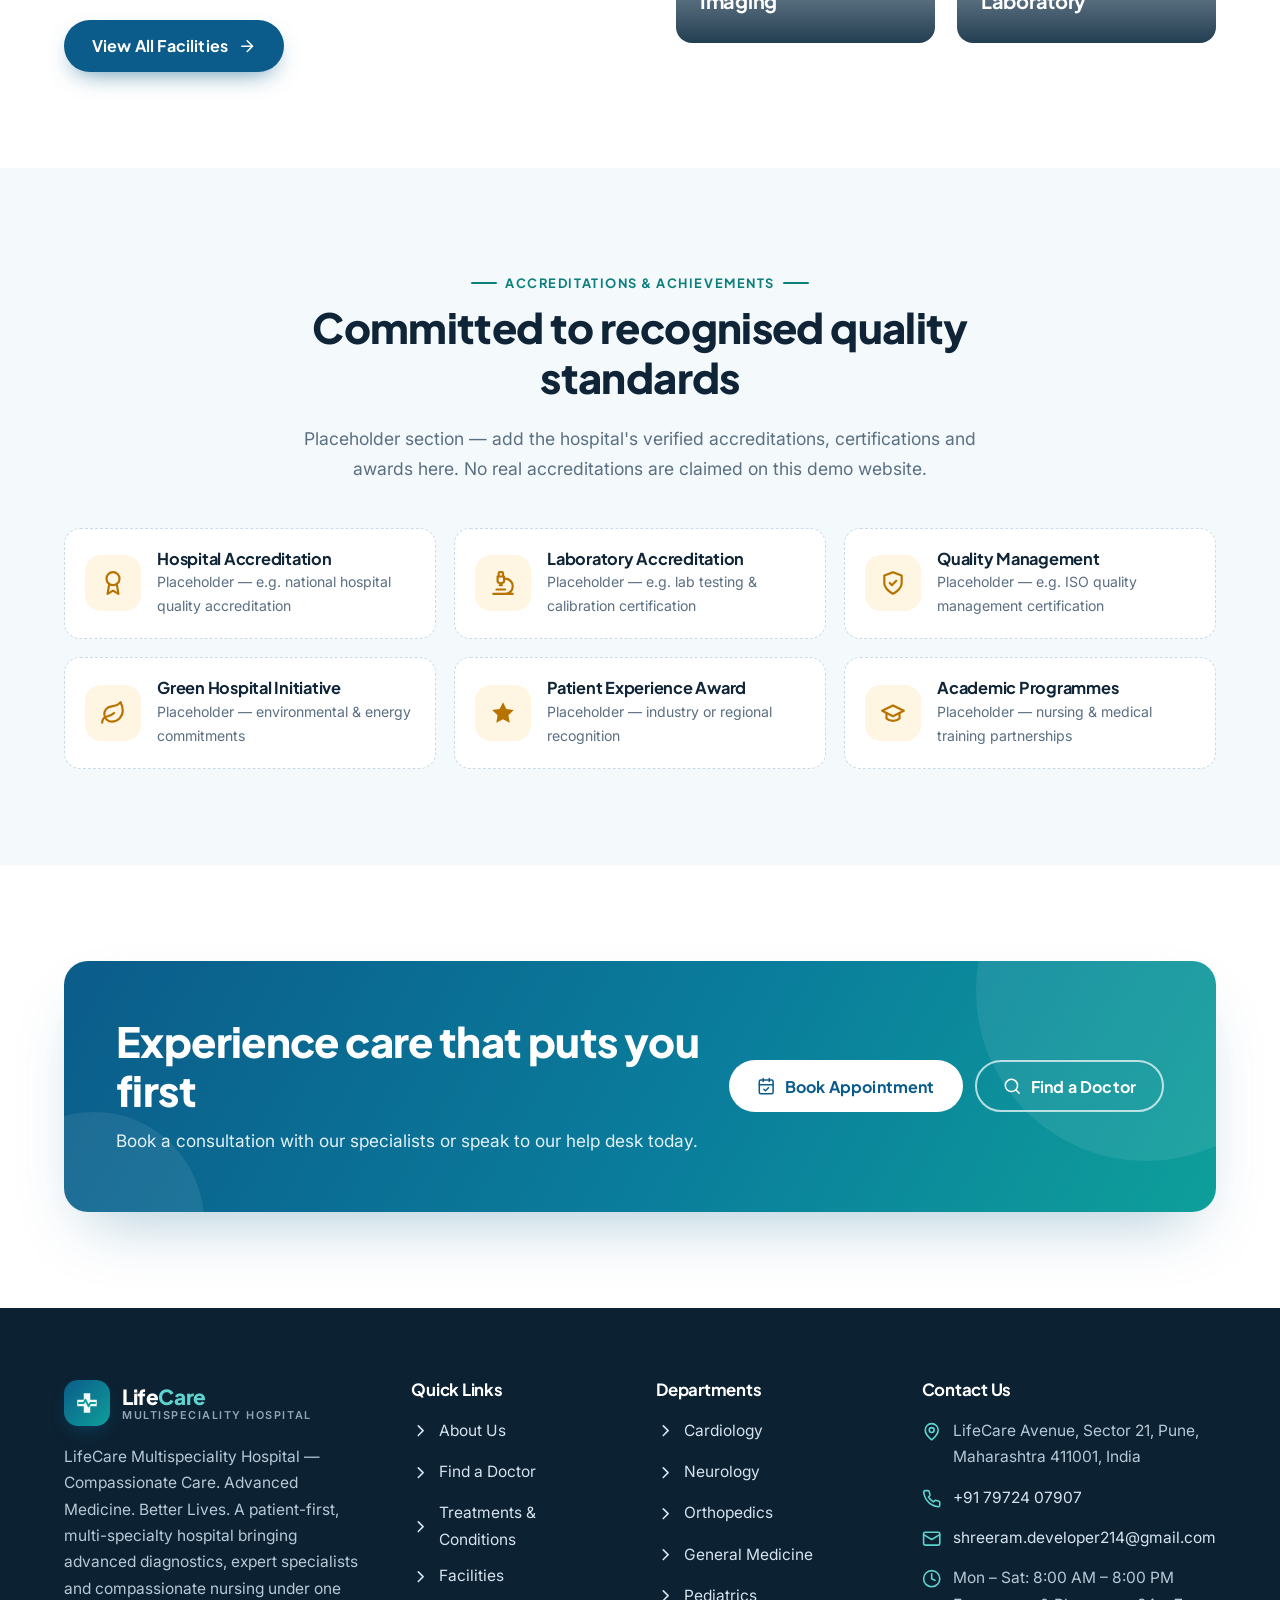
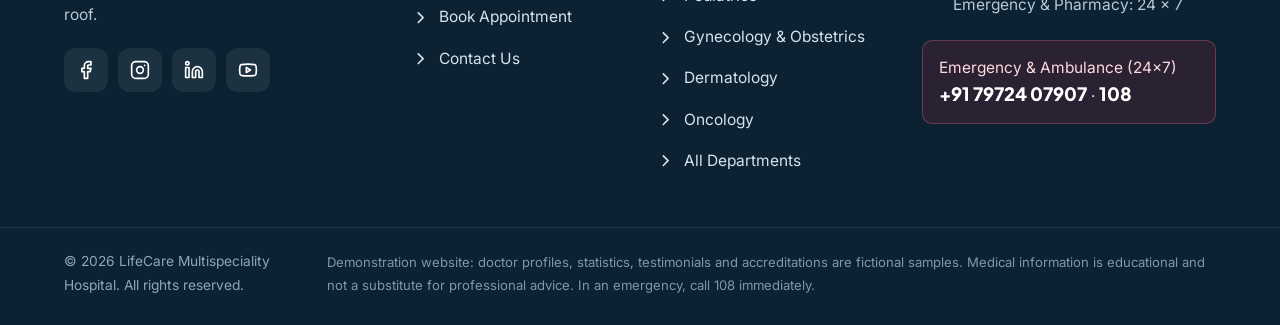
<file: about.html>
<!DOCTYPE html>
<html lang="en" class="no-js">
<head>
  <meta charset="UTF-8">
  <meta name="viewport" content="width=device-width, initial-scale=1">
  <title>About Us | LifeCare Multispeciality Hospital</title>
  <meta name="description" content="Learn about LifeCare Multispeciality Hospital — our history, mission and vision, core values, leadership team, infrastructure and commitment to quality care.">
  <meta name="theme-color" content="#0b5c8a">
  <meta property="og:title" content="About LifeCare Multispeciality Hospital">
  <meta property="og:description" content="Our journey, values, leadership and infrastructure.">
  <link rel="icon" href="assets/icons/favicon.svg" type="image/svg+xml">
  <link rel="preconnect" href="https://fonts.googleapis.com">
  <link rel="preconnect" href="https://fonts.gstatic.com" crossorigin>
  <link rel="preconnect" href="https://images.unsplash.com">
  <link href="https://fonts.googleapis.com/css2?family=Inter:wght@400;500;600;700&family=Plus+Jakarta+Sans:wght@600;700;800&display=swap" rel="stylesheet">
  <link rel="stylesheet" href="css/style.css">
  <link rel="stylesheet" href="css/responsive.css">
  <link rel="stylesheet" href="css/animations.css">
</head>
<body data-page="about">
  <a class="skip-link" href="#main">Skip to main content</a>
  <div id="site-header"></div>

  <main id="main">
    <section class="page-hero">
      <div class="container page-hero__grid">
        <div class="reveal">
          <ol class="breadcrumb"><li><a href="index.html">Home</a></li><li aria-current="page">About Us</li></ol>
          <span class="eyebrow">About LifeCare</span>
          <h1>Healing with expertise, caring with heart</h1>
          <p>LifeCare Multispeciality Hospital was founded on a simple belief: every patient deserves world-class medicine delivered with dignity, warmth and honesty.</p>
        </div>
        <div class="page-hero__media reveal reveal--right">
          <img src="https://images.unsplash.com/photo-1586773860418-d37222d8fce3?auto=format&fit=crop&w=900&h=650&q=72" alt="LifeCare hospital building" width="900" height="650">
        </div>
      </div>
    </section>

    <!-- Overview -->
    <section class="section" id="overview" aria-labelledby="overview-title">
      <div class="container split">
        <div class="media-stack reveal reveal--left">
          <div class="media-stack__main"><img src="https://images.unsplash.com/photo-1631248055158-edec7a3c072b?auto=format&fit=crop&w=900&h=720&q=72" alt="Bright, spacious hospital lobby" loading="lazy" width="900" height="720"></div>
          <div class="media-stack__sub"><img src="https://images.unsplash.com/photo-1551601651-2a8555f1a136?auto=format&fit=crop&w=500&h=500&q=72" alt="Surgical team at work" loading="lazy" width="500" height="500"></div>
          <div class="media-stack__badge"><strong>12</strong><span>specialty departments</span></div>
        </div>
        <div class="reveal">
          <span class="eyebrow">Hospital Overview</span>
          <h2 id="overview-title">A complete hospital for the whole family</h2>
          <p>LifeCare is a multi-specialty hospital offering outpatient consultations, inpatient care, critical care, surgery, diagnostics and rehabilitation — all within one well-connected campus.</p>
          <p>Our clinical teams follow standardised, evidence-based protocols and meet regularly to review outcomes, so that the quality of care keeps improving every year.</p>
          <div class="info-grid" style="margin-top:24px">
            <div class="info-tile"><h4><i data-icon="bed"></i>Inpatient Care</h4><p>General wards, private rooms and dedicated ICUs.</p></div>
            <div class="info-tile"><h4><i data-icon="stethoscope"></i>Outpatient Clinics</h4><p>Specialist OPDs Monday to Saturday.</p></div>
            <div class="info-tile"><h4><i data-icon="ambulance"></i>Emergency</h4><p>24×7 trauma and emergency response.</p></div>
            <div class="info-tile"><h4><i data-icon="microscope"></i>Diagnostics</h4><p>Imaging, lab and cardiac tests in-house.</p></div>
          </div>
        </div>
      </div>
    </section>

    <!-- History -->
    <section class="section section--soft" id="history" aria-labelledby="history-title">
      <div class="container split" style="align-items:start">
        <div class="reveal">
          <span class="eyebrow">Our Journey</span>
          <h2 id="history-title">Growing with the community we serve</h2>
          <p class="lead">From a small clinic to a full multi-specialty hospital, our growth has always been guided by patients' needs.</p>
          <p style="font-size:.92rem;color:var(--muted)"><i data-icon="info"></i> Timeline below is sample content — replace with the hospital's actual history.</p>
          <img src="https://images.unsplash.com/photo-1519494026892-80bbd2d6fd0d?auto=format&fit=crop&w=900&h=560&q=70" alt="Hospital reception area" loading="lazy" width="900" height="560" style="border-radius:var(--radius-lg);margin-top:24px;box-shadow:var(--shadow)">
        </div>
        <ol class="timeline reveal">
          <li><span class="timeline__year">2006</span><h3>Founded as a community clinic</h3><p>Started with general medicine and pediatrics OPDs and a small team of dedicated doctors.</p></li>
          <li><span class="timeline__year">2010</span><h3>First inpatient wing &amp; operation theatres</h3><p>Expanded to inpatient care with surgery, gynecology and orthopedics.</p></li>
          <li><span class="timeline__year">2014</span><h3>24×7 emergency &amp; ICU</h3><p>Launched round-the-clock emergency services and a multi-bed intensive care unit.</p></li>
          <li><span class="timeline__year">2018</span><h3>Advanced diagnostics centre</h3><p>Added MRI, CT, cardiac cath lab and a fully automated laboratory.</p></li>
          <li><span class="timeline__year">2022</span><h3>Multi-specialty campus</h3><p>Grew to 12 specialty departments with oncology, neurology and gastroenterology.</p></li>
          <li><span class="timeline__year">Today</span><h3>Digital-first patient experience</h3><p>Online appointment requests, digital reports and teleconsultations.</p></li>
        </ol>
      </div>
    </section>

    <!-- Mission, vision, values -->
    <section class="section" id="mission" aria-labelledby="mission-title">
      <div class="container">
        <div class="section-head center reveal">
          <span class="eyebrow">Mission, Vision &amp; Values</span>
          <h2 id="mission-title">What guides us every day</h2>
        </div>
        <div class="mv-grid reveal-stagger" style="margin:0 0 48px">
          <div class="card" style="display:flex;gap:18px"><span class="icon-badge"><i data-icon="target"></i></span><div><h3>Our Mission</h3><p class="mb-0">To provide ethical, accessible and evidence-based healthcare with compassion, respecting the dignity of every patient and family we serve.</p></div></div>
          <div class="card" style="display:flex;gap:18px"><span class="icon-badge icon-badge--blue"><i data-icon="eye"></i></span><div><h3>Our Vision</h3><p class="mb-0">To be the most trusted healthcare institution in the region, recognised for clinical excellence, innovation and an outstanding patient experience.</p></div></div>
        </div>
        <div class="feature-grid reveal-stagger" style="grid-template-columns:repeat(auto-fit,minmax(240px,1fr))">
          <div class="card card--hover"><span class="icon-badge" style="margin-bottom:16px"><i data-icon="handHeart"></i></span><h3>Compassion</h3><p class="mb-0">We treat every patient the way we would want our own family to be treated.</p></div>
          <div class="card card--hover"><span class="icon-badge icon-badge--blue" style="margin-bottom:16px"><i data-icon="shield"></i></span><h3>Integrity</h3><p class="mb-0">Honest advice, transparent billing and ethical medical practice.</p></div>
          <div class="card card--hover"><span class="icon-badge" style="margin-bottom:16px"><i data-icon="award"></i></span><h3>Excellence</h3><p class="mb-0">Continuous learning, audits and improvement in clinical outcomes.</p></div>
          <div class="card card--hover"><span class="icon-badge icon-badge--blue" style="margin-bottom:16px"><i data-icon="users"></i></span><h3>Teamwork</h3><p class="mb-0">Doctors, nurses and staff working together around the patient.</p></div>
          <div class="card card--hover"><span class="icon-badge" style="margin-bottom:16px"><i data-icon="lightbulb"></i></span><h3>Innovation</h3><p class="mb-0">Adopting proven technology that improves safety and results.</p></div>
          <div class="card card--hover"><span class="icon-badge icon-badge--blue" style="margin-bottom:16px"><i data-icon="leaf"></i></span><h3>Accessibility</h3><p class="mb-0">Affordable, inclusive care for patients of every age and background.</p></div>
        </div>
      </div>
    </section>

    <!-- Leadership -->
    <section class="section section--soft" id="leadership" aria-labelledby="lead-title">
      <div class="container">
        <div class="section-head center reveal">
          <span class="eyebrow">Leadership &amp; Management</span>
          <h2 id="lead-title">Led by experienced healthcare professionals</h2>
          <p>Sample leadership profiles for demonstration — replace with the hospital's actual management team.</p>
        </div>
        <div class="leader-grid reveal-stagger">
          <div class="leader"><img src="https://images.unsplash.com/photo-1560250097-0b93528c311a?auto=format&fit=crop&crop=faces&w=240&h=240&q=72" alt="Portrait of the Chairman" loading="lazy" width="120" height="120"><h3>Mr. Rajesh Agarwal</h3><p>Chairman</p><small>Sample profile · Guides the hospital's long-term vision and growth.</small></div>
          <div class="leader"><img src="https://images.unsplash.com/photo-1573496359142-b8d87734a5a2?auto=format&fit=crop&crop=faces&w=240&h=240&q=72" alt="Portrait of the Medical Director" loading="lazy" width="120" height="120"><h3>Dr. Sunita Rao</h3><p>Medical Director</p><small>Sample profile · Oversees clinical quality and patient safety.</small></div>
          <div class="leader"><img src="https://images.unsplash.com/photo-1472099645785-5658abf4ff4e?auto=format&fit=crop&crop=faces&w=240&h=240&q=72" alt="Portrait of the Chief Executive Officer" loading="lazy" width="120" height="120"><h3>Mr. Amit Deshmukh</h3><p>Chief Executive Officer</p><small>Sample profile · Leads operations and patient experience.</small></div>
          <div class="leader"><img src="https://images.unsplash.com/photo-1567532939604-b6b5b0db2604?auto=format&fit=crop&crop=faces&w=240&h=240&q=72" alt="Portrait of the Chief Nursing Officer" loading="lazy" width="120" height="120"><h3>Ms. Lata Fernandes</h3><p>Chief Nursing Officer</p><small>Sample profile · Heads nursing standards and training.</small></div>
        </div>
      </div>
    </section>

    <!-- Infrastructure -->
    <section class="section" id="infrastructure" aria-labelledby="infra-title">
      <div class="container split">
        <div class="reveal">
          <span class="eyebrow">Hospital Infrastructure</span>
          <h2 id="infra-title">Built for safety, comfort and speed</h2>
          <p class="lead">Our campus is designed so that patients move easily between consultation, diagnostics, treatment and recovery.</p>
          <ul class="check-list" style="margin:24px 0 28px">
            <li><i data-icon="check"></i><span>Modular operation theatres with laminar airflow</span></li>
            <li><i data-icon="check"></i><span>Medical, surgical, cardiac &amp; neonatal ICUs</span></li>
            <li><i data-icon="check"></i><span>MRI, CT, digital X-ray, ultrasound &amp; mammography</span></li>
            <li><i data-icon="check"></i><span>Automated laboratory with home sample collection</span></li>
            <li><i data-icon="check"></i><span>24×7 pharmacy, ambulance and blood storage support</span></li>
            <li><i data-icon="check"></i><span>Wheelchair-friendly access, lifts and patient lounges</span></li>
          </ul>
          <a href="facilities.html" class="btn btn--primary">View All Facilities <i data-icon="arrowRight"></i></a>
        </div>
        <div class="facility-grid reveal-stagger" style="grid-template-columns:1fr 1fr">
          <div class="facility-card" style="min-height:240px"><img src="https://images.unsplash.com/photo-1516549655169-df83a0774514?auto=format&fit=crop&w=500&h=500&q=70" alt="Operation theatre" loading="lazy" width="500" height="500"><div class="facility-card__body"><h3>Operation Theatres</h3></div></div>
          <div class="facility-card" style="min-height:240px"><img src="https://images.unsplash.com/photo-1580281657702-257584239a55?auto=format&fit=crop&w=500&h=500&q=70" alt="Intensive care unit" loading="lazy" width="500" height="500"><div class="facility-card__body"><h3>ICU</h3></div></div>
          <div class="facility-card" style="min-height:240px"><img src="https://images.unsplash.com/photo-1559000357-f6b52ddfbe37?auto=format&fit=crop&w=500&h=500&q=70" alt="CT scanner room" loading="lazy" width="500" height="500"><div class="facility-card__body"><h3>Imaging</h3></div></div>
          <div class="facility-card" style="min-height:240px"><img src="https://images.unsplash.com/photo-1579154204601-01588f351e67?auto=format&fit=crop&w=500&h=500&q=70" alt="Diagnostic laboratory" loading="lazy" width="500" height="500"><div class="facility-card__body"><h3>Laboratory</h3></div></div>
        </div>
      </div>
    </section>

    <!-- Accreditations -->
    <section class="section section--soft" id="accreditations" aria-labelledby="accred-title">
      <div class="container">
        <div class="section-head center reveal">
          <span class="eyebrow">Accreditations &amp; Achievements</span>
          <h2 id="accred-title">Committed to recognised quality standards</h2>
          <p>Placeholder section — add the hospital's verified accreditations, certifications and awards here. No real accreditations are claimed on this demo website.</p>
        </div>
        <div class="accred-grid reveal-stagger">
          <div class="accred"><span class="icon-badge icon-badge--gold"><i data-icon="award"></i></span><div><h3>Hospital Accreditation</h3><p>Placeholder — e.g. national hospital quality accreditation</p></div></div>
          <div class="accred"><span class="icon-badge icon-badge--gold"><i data-icon="microscope"></i></span><div><h3>Laboratory Accreditation</h3><p>Placeholder — e.g. lab testing &amp; calibration certification</p></div></div>
          <div class="accred"><span class="icon-badge icon-badge--gold"><i data-icon="shield"></i></span><div><h3>Quality Management</h3><p>Placeholder — e.g. ISO quality management certification</p></div></div>
          <div class="accred"><span class="icon-badge icon-badge--gold"><i data-icon="leaf"></i></span><div><h3>Green Hospital Initiative</h3><p>Placeholder — environmental &amp; energy commitments</p></div></div>
          <div class="accred"><span class="icon-badge icon-badge--gold"><i data-icon="star"></i></span><div><h3>Patient Experience Award</h3><p>Placeholder — industry or regional recognition</p></div></div>
          <div class="accred"><span class="icon-badge icon-badge--gold"><i data-icon="graduation"></i></span><div><h3>Academic Programmes</h3><p>Placeholder — nursing &amp; medical training partnerships</p></div></div>
        </div>
      </div>
    </section>

    <section class="section">
      <div class="container">
        <div class="cta-band reveal reveal--zoom">
          <div class="cta-band__inner">
            <div><h2>Experience care that puts you first</h2><p>Book a consultation with our specialists or speak to our help desk today.</p></div>
            <div class="cta-band__actions">
              <a href="appointment.html" class="btn btn--white"><i data-icon="calendarCheck"></i>Book Appointment</a>
              <a href="doctors.html" class="btn btn--outline"><i data-icon="search"></i>Find a Doctor</a>
            </div>
          </div>
        </div>
      </div>
    </section>
  </main>

  <div id="site-footer"></div>
  <script src="js/main.js"></script>
  <script src="js/departments.js"></script>
</body>
</html>
</file>
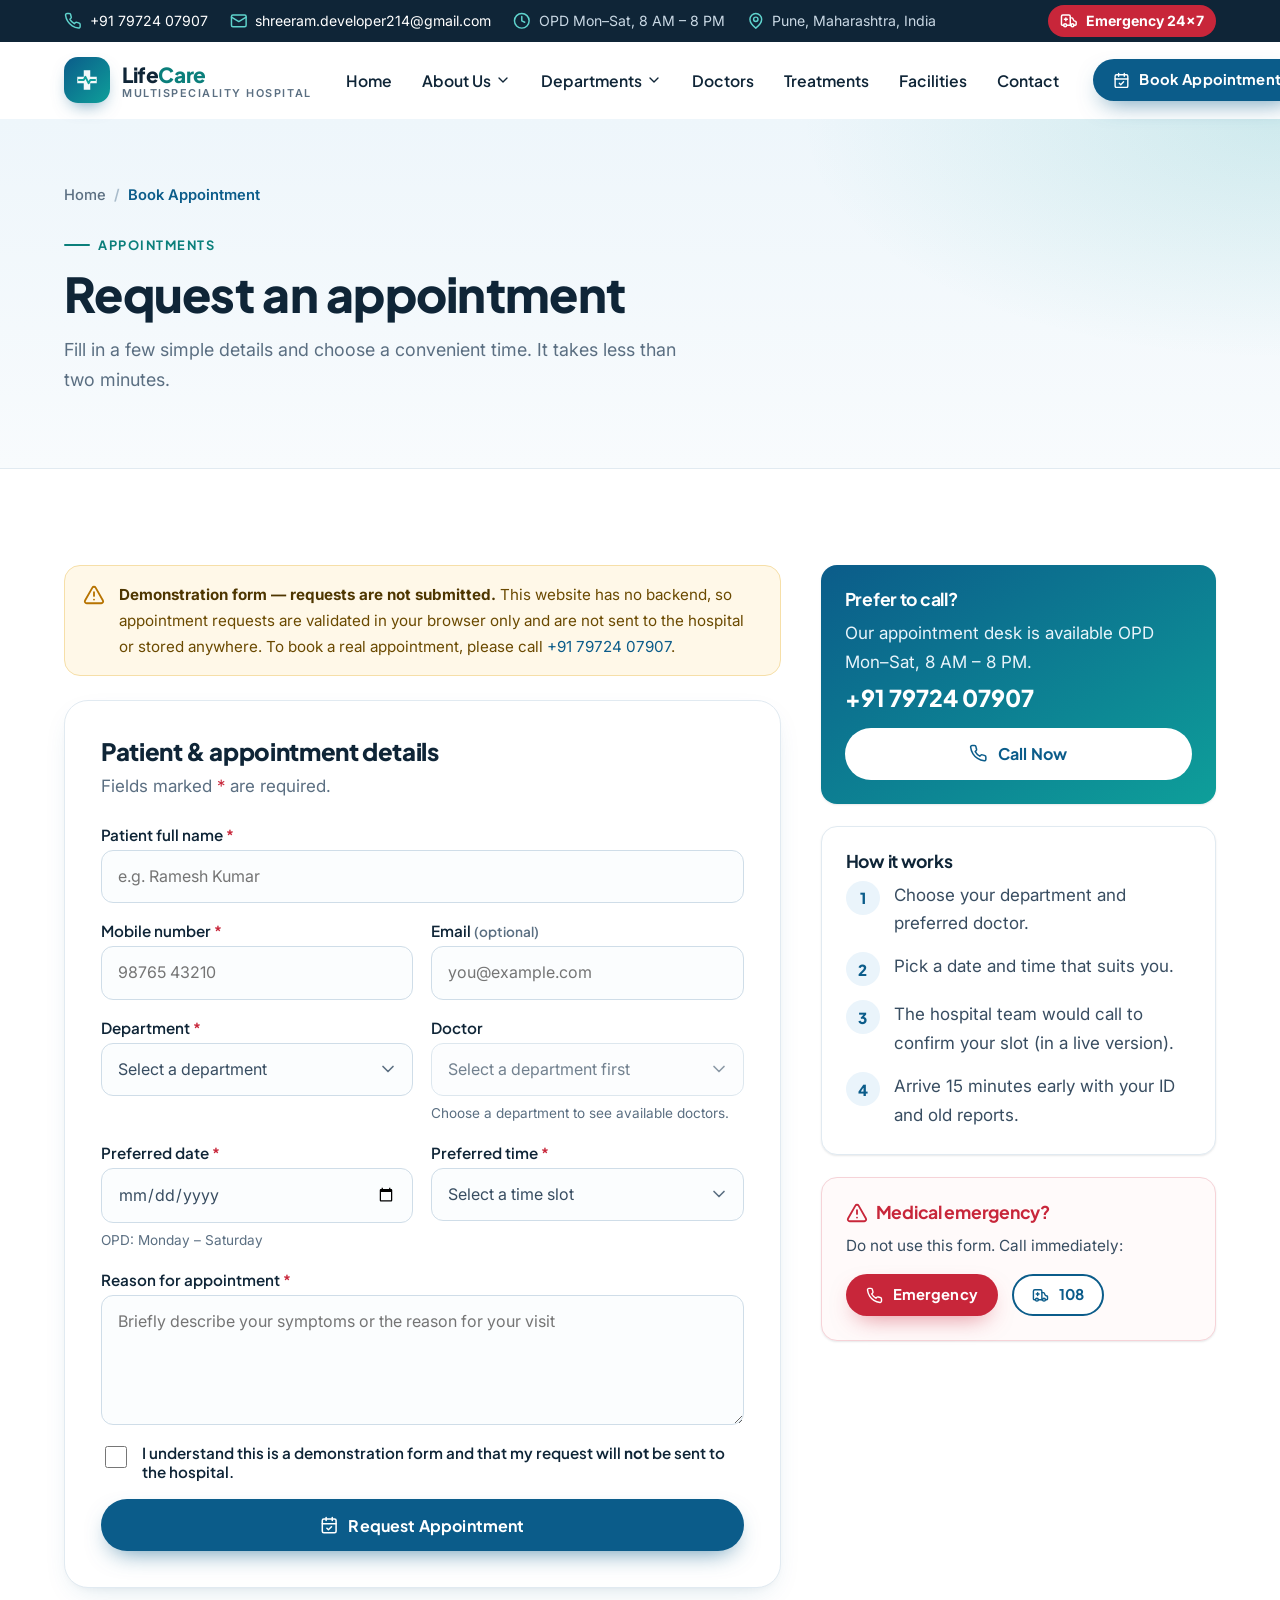
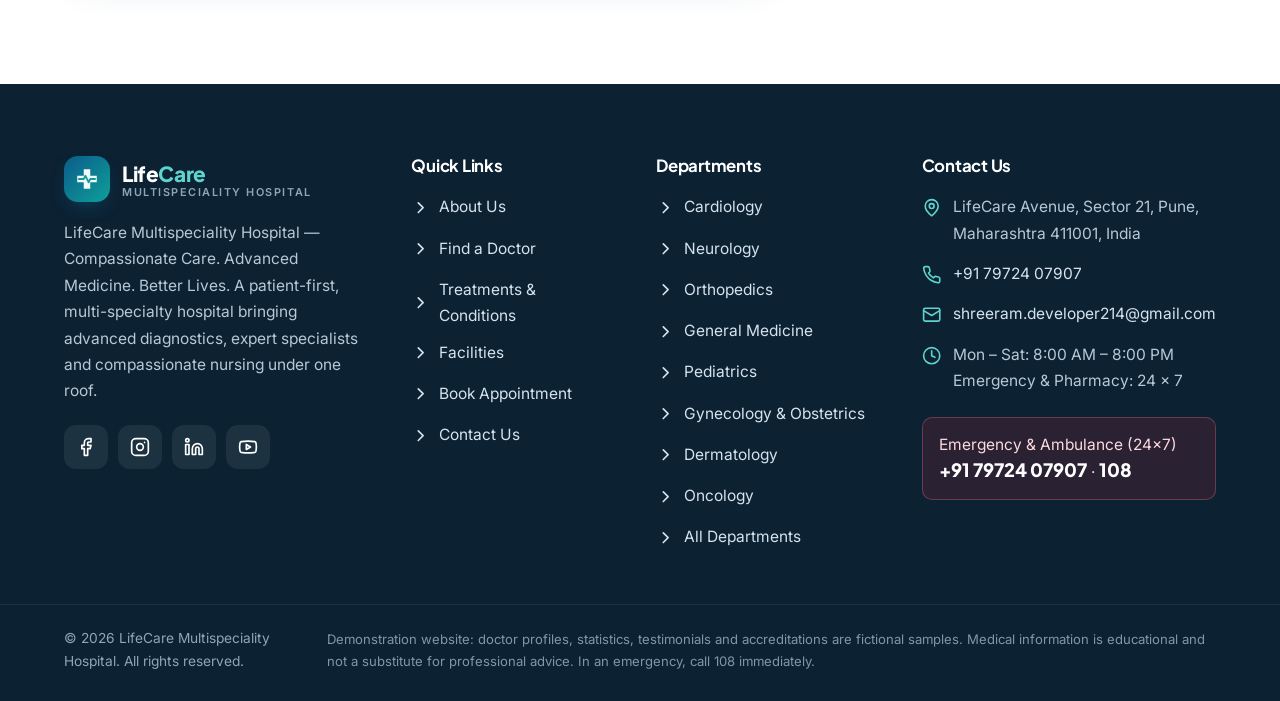
<file: appointment.html>
<!DOCTYPE html>
<html lang="en" class="no-js">
<head>
  <meta charset="UTF-8">
  <meta name="viewport" content="width=device-width, initial-scale=1">
  <title>Book an Appointment | LifeCare Multispeciality Hospital</title>
  <meta name="description" content="Request an appointment at LifeCare Multispeciality Hospital. Choose your department, doctor, preferred date and time.">
  <meta name="theme-color" content="#0b5c8a">
  <meta name="robots" content="index, follow">
  <link rel="icon" href="assets/icons/favicon.svg" type="image/svg+xml">
  <link rel="preconnect" href="https://fonts.googleapis.com">
  <link rel="preconnect" href="https://fonts.gstatic.com" crossorigin>
  <link href="https://fonts.googleapis.com/css2?family=Inter:wght@400;500;600;700&family=Plus+Jakarta+Sans:wght@600;700;800&display=swap" rel="stylesheet">
  <link rel="stylesheet" href="css/style.css">
  <link rel="stylesheet" href="css/responsive.css">
  <link rel="stylesheet" href="css/animations.css">
</head>
<body data-page="appointment">
  <a class="skip-link" href="#main">Skip to main content</a>
  <div id="site-header"></div>

  <main id="main">
    <section class="page-hero">
      <div class="container">
        <ol class="breadcrumb"><li><a href="index.html">Home</a></li><li aria-current="page">Book Appointment</li></ol>
        <span class="eyebrow">Appointments</span>
        <h1>Request an appointment</h1>
        <p>Fill in a few simple details and choose a convenient time. It takes less than two minutes.</p>
      </div>
    </section>

    <section class="section">
      <div class="container appointment-layout">
        <div>
          <div class="notice reveal" role="note" style="margin-bottom:24px">
            <i data-icon="alert"></i>
            <p><strong>Demonstration form — requests are not submitted.</strong> This website has no backend, so appointment requests are validated in your browser only and are not sent to the hospital or stored anywhere. To book a real appointment, please call <a data-site-link="phone" href="tel:+917972407907"><span data-site="phone">+91 79724 07907</span></a>.</p>
          </div>

          <div class="form-card reveal" id="appointment-card">
            <h2 style="font-size:1.5rem;margin-bottom:6px">Patient &amp; appointment details</h2>
            <p style="color:var(--muted);margin-bottom:24px">Fields marked <span style="color:var(--danger)">*</span> are required.</p>

            <form id="appointment-form" class="form-grid form-grid--2" novalidate>
              <div class="field span-2">
                <label for="apt-name">Patient full name <span class="req">*</span></label>
                <input id="apt-name" name="name" type="text" autocomplete="name" placeholder="e.g. Ramesh Kumar" data-validate="required name">
                <span class="error-msg"></span>
              </div>
              <div class="field">
                <label for="apt-phone">Mobile number <span class="req">*</span></label>
                <input id="apt-phone" name="phone" type="tel" inputmode="tel" autocomplete="tel" placeholder="98765 43210" data-validate="required phone">
                <span class="error-msg"></span>
              </div>
              <div class="field">
                <label for="apt-email">Email <span class="hint">(optional)</span></label>
                <input id="apt-email" name="email" type="email" autocomplete="email" placeholder="you@example.com" data-validate="email">
                <span class="error-msg"></span>
              </div>
              <div class="field">
                <label for="apt-dept">Department <span class="req">*</span></label>
                <select id="apt-dept" name="department" data-validate="required"></select>
                <span class="error-msg"></span>
              </div>
              <div class="field">
                <label for="apt-doctor">Doctor</label>
                <select id="apt-doctor" name="doctor" disabled></select>
                <span class="hint" id="apt-doctor-hint">Choose a department to see available doctors.</span>
              </div>
              <div class="notice notice--info span-2" id="apt-doctor-times" hidden></div>
              <div class="field">
                <label for="apt-date">Preferred date <span class="req">*</span></label>
                <input id="apt-date" name="date" type="date" data-validate="required opd-date">
                <span class="hint">OPD: Monday – Saturday</span>
                <span class="error-msg"></span>
              </div>
              <div class="field">
                <label for="apt-time">Preferred time <span class="req">*</span></label>
                <select id="apt-time" name="time" data-validate="required">
                  <option value="">Select a time slot</option>
                  <option>9:00 AM – 11:00 AM (Morning)</option>
                  <option>11:00 AM – 1:00 PM (Late morning)</option>
                  <option>2:00 PM – 4:00 PM (Afternoon)</option>
                  <option>4:00 PM – 6:00 PM (Evening)</option>
                  <option>6:00 PM – 8:00 PM (Late evening)</option>
                </select>
                <span class="error-msg"></span>
              </div>
              <div class="field span-2">
                <label for="apt-reason">Reason for appointment <span class="req">*</span></label>
                <textarea id="apt-reason" name="reason" placeholder="Briefly describe your symptoms or the reason for your visit" data-validate="required minlen:10"></textarea>
                <span class="error-msg"></span>
              </div>
              <div class="field span-2">
                <label class="checkbox" for="apt-consent">
                  <input id="apt-consent" name="consent" type="checkbox" data-validate="checked">
                  <span>I understand this is a demonstration form and that my request will <strong>not</strong> be sent to the hospital.</span>
                </label>
                <span class="error-msg"></span>
              </div>
              <div class="span-2">
                <button type="submit" class="btn btn--primary btn--block"><i data-icon="calendarCheck"></i>Request Appointment</button>
              </div>
            </form>
          </div>
        </div>

        <aside class="sidebar">
          <div class="card help-card reveal">
            <h3>Prefer to call?</h3>
            <p style="margin:0">Our appointment desk is available <span data-site="hoursShort"></span>.</p>
            <a class="phone-big" data-site-link="phone" href="tel:+917972407907"><span data-site="phone">+91 79724 07907</span></a>
            <a class="btn btn--white btn--block" data-site-link="phone" href="tel:+917972407907"><i data-icon="phone"></i>Call Now</a>
          </div>
          <div class="card reveal">
            <h3>How it works</h3>
            <ol class="steps">
              <li><span>Choose your department and preferred doctor.</span></li>
              <li><span>Pick a date and time that suits you.</span></li>
              <li><span>The hospital team would call to confirm your slot (in a live version).</span></li>
              <li><span>Arrive 15 minutes early with your ID and old reports.</span></li>
            </ol>
          </div>
          <div class="card reveal" style="border-color:#f6d3d8;background:#fffafa">
            <h3 style="color:var(--danger);display:flex;gap:8px;align-items:center"><i data-icon="alert"></i>Medical emergency?</h3>
            <p style="font-size:.96rem">Do not use this form. Call immediately:</p>
            <div class="btn-row">
              <a data-site-link="emergency" href="tel:+917972407907" class="btn btn--danger btn--sm"><i data-icon="phone"></i>Emergency</a>
              <a data-site-link="ambulance" href="tel:108" class="btn btn--outline btn--sm"><i data-icon="ambulance"></i>108</a>
            </div>
          </div>
        </aside>
      </div>
    </section>
  </main>

  <div id="site-footer"></div>
  <script src="js/main.js"></script>
  <script src="js/departments.js"></script>
  <script src="js/doctors.js"></script>
  <script src="js/appointment.js"></script>
</body>
</html>
</file>
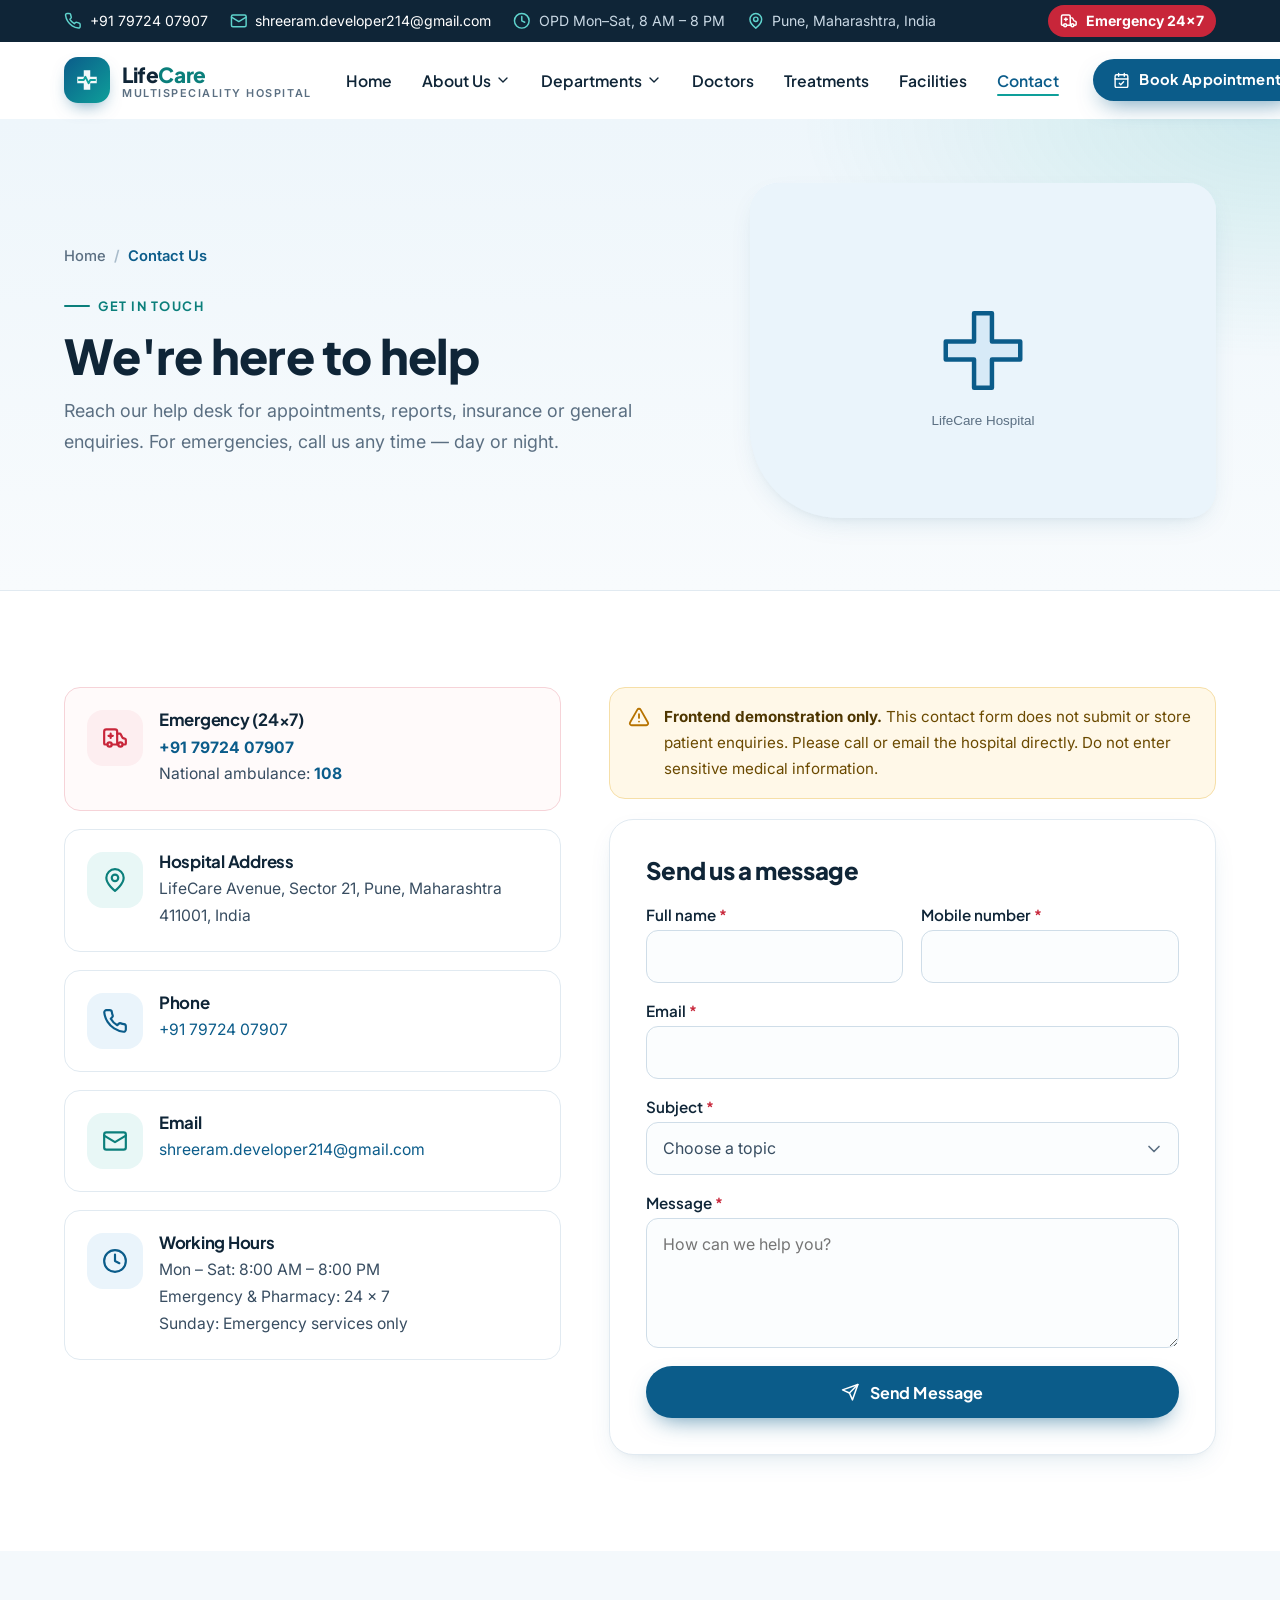
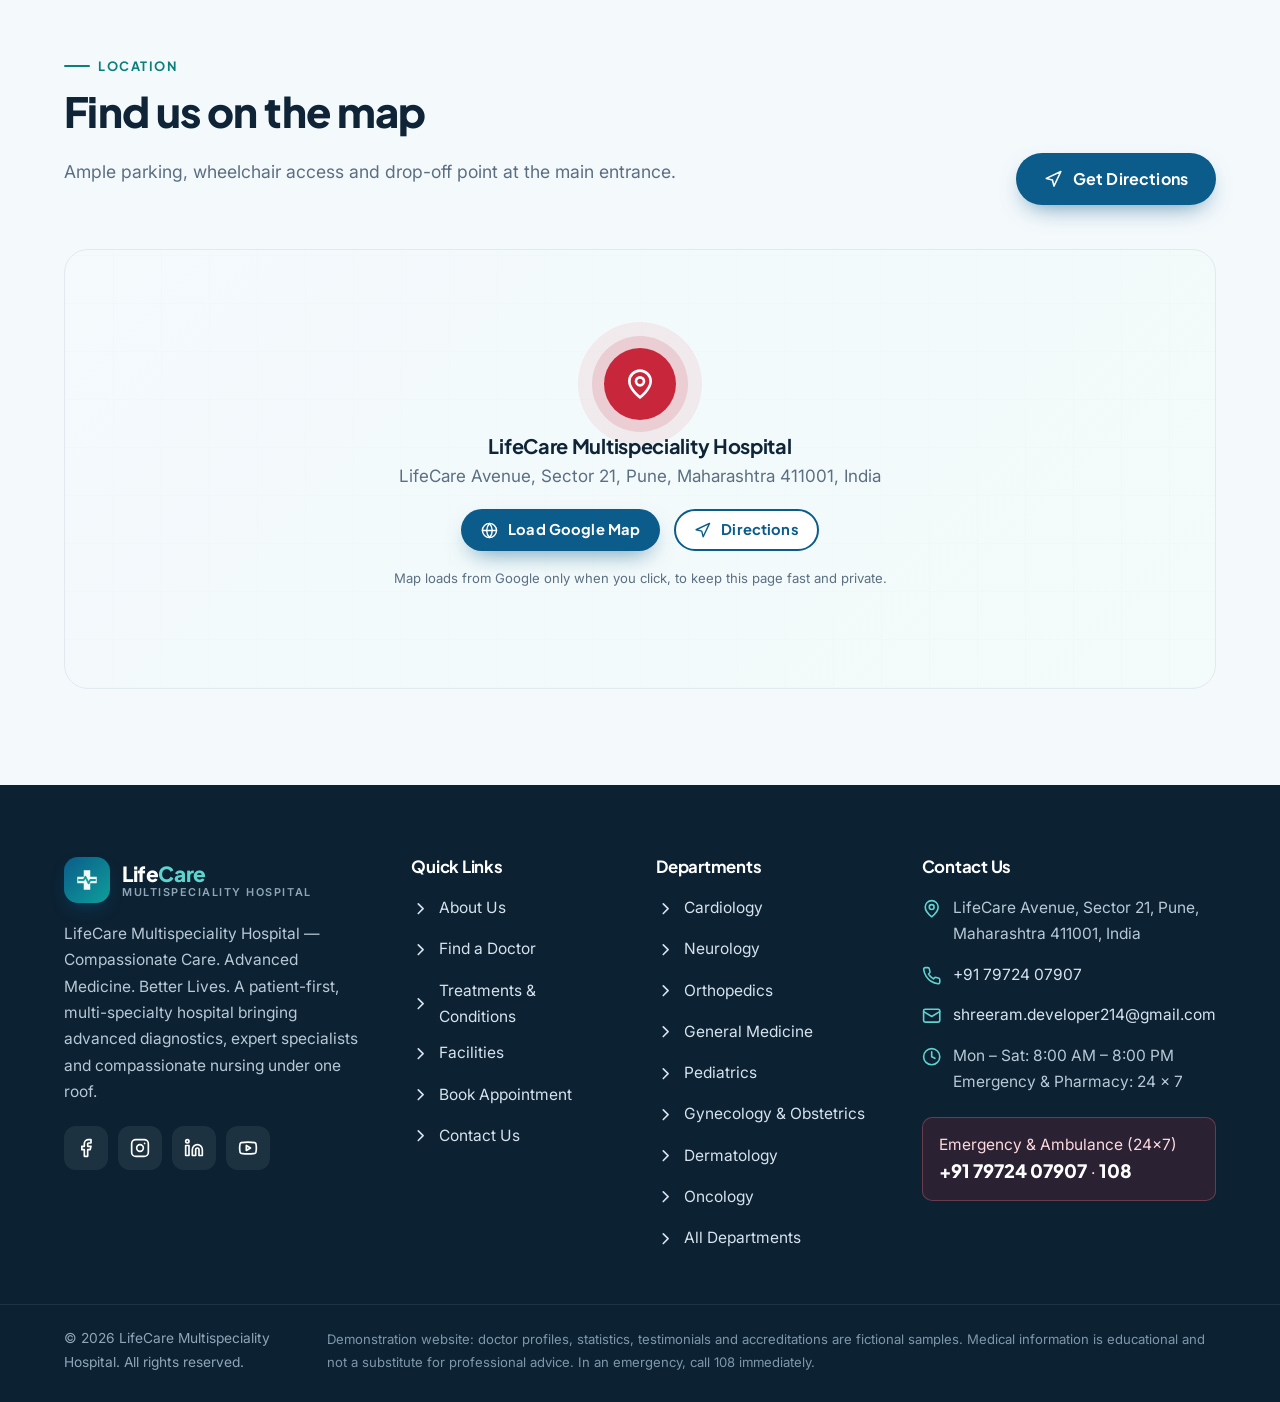
<file: contact.html>
<!DOCTYPE html>
<html lang="en" class="no-js">
<head>
  <meta charset="UTF-8">
  <meta name="viewport" content="width=device-width, initial-scale=1">
  <title>Contact Us | LifeCare Multispeciality Hospital</title>
  <meta name="description" content="Contact LifeCare Multispeciality Hospital — address, phone, email, working hours, 24×7 emergency number, map and directions.">
  <meta name="theme-color" content="#0b5c8a">
  <link rel="icon" href="assets/icons/favicon.svg" type="image/svg+xml">
  <link rel="preconnect" href="https://fonts.googleapis.com">
  <link rel="preconnect" href="https://fonts.gstatic.com" crossorigin>
  <link href="https://fonts.googleapis.com/css2?family=Inter:wght@400;500;600;700&family=Plus+Jakarta+Sans:wght@600;700;800&display=swap" rel="stylesheet">
  <link rel="stylesheet" href="css/style.css">
  <link rel="stylesheet" href="css/responsive.css">
  <link rel="stylesheet" href="css/animations.css">
</head>
<body data-page="contact">
  <a class="skip-link" href="#main">Skip to main content</a>
  <div id="site-header"></div>

  <main id="main">
    <section class="page-hero">
      <div class="container page-hero__grid">
        <div class="reveal">
          <ol class="breadcrumb"><li><a href="index.html">Home</a></li><li aria-current="page">Contact Us</li></ol>
          <span class="eyebrow">Get in Touch</span>
          <h1>We're here to help</h1>
          <p>Reach our help desk for appointments, reports, insurance or general enquiries. For emergencies, call us any time — day or night.</p>
        </div>
        <div class="page-hero__media reveal reveal--right">
          <img src="https://images.unsplash.com/photo-1527613426441-4da17471b66d?auto=format&fit=crop&w=900&h=650&q=72" alt="Friendly hospital staff member" width="900" height="650">
        </div>
      </div>
    </section>

    <section class="section">
      <div class="container contact-layout">
        <div>
          <div class="contact-grid reveal-stagger" style="grid-template-columns:1fr">
            <div class="contact-item contact-item--emergency">
              <span class="icon-badge icon-badge--red pulse"><i data-icon="ambulance"></i></span>
              <div><h3>Emergency (24×7)</h3><p><a data-site-link="emergency" href="tel:+917972407907"><strong data-site="emergencyPhone">+91 79724 07907</strong></a><br>National ambulance: <a data-site-link="ambulance" href="tel:108"><strong>108</strong></a></p></div>
            </div>
            <div class="contact-item">
              <span class="icon-badge"><i data-icon="pin"></i></span>
              <div><h3>Hospital Address</h3><p data-site="address">Pune, Maharashtra, India</p></div>
            </div>
            <div class="contact-item">
              <span class="icon-badge icon-badge--blue"><i data-icon="phone"></i></span>
              <div><h3>Phone</h3><p><a data-site-link="phone" href="tel:+917972407907" data-site="phone">+91 79724 07907</a></p></div>
            </div>
            <div class="contact-item">
              <span class="icon-badge"><i data-icon="mail"></i></span>
              <div><h3>Email</h3><p><a data-site-link="email" href="#" data-site="email" style="word-break:break-all"></a></p></div>
            </div>
            <div class="contact-item">
              <span class="icon-badge icon-badge--blue"><i data-icon="clock"></i></span>
              <div><h3>Working Hours</h3><p><span data-site="hours"></span><br><span data-site="emergencyHours"></span><br>Sunday: Emergency services only</p></div>
            </div>
          </div>
        </div>

        <div>
          <div class="notice reveal" role="note" style="margin-bottom:20px">
            <i data-icon="alert"></i>
            <p><strong>Frontend demonstration only.</strong> This contact form does not submit or store patient enquiries. Please call or email the hospital directly. Do not enter sensitive medical information.</p>
          </div>
          <div class="form-card reveal" id="contact-card">
            <h2 style="font-size:1.5rem;margin-bottom:20px">Send us a message</h2>
            <form id="contact-form" class="form-grid form-grid--2" novalidate>
              <div class="field">
                <label for="c-name">Full name <span class="req">*</span></label>
                <input id="c-name" name="name" type="text" autocomplete="name" data-validate="required name">
                <span class="error-msg"></span>
              </div>
              <div class="field">
                <label for="c-phone">Mobile number <span class="req">*</span></label>
                <input id="c-phone" name="phone" type="tel" inputmode="tel" autocomplete="tel" data-validate="required phone">
                <span class="error-msg"></span>
              </div>
              <div class="field span-2">
                <label for="c-email">Email <span class="req">*</span></label>
                <input id="c-email" name="email" type="email" autocomplete="email" data-validate="required email">
                <span class="error-msg"></span>
              </div>
              <div class="field span-2">
                <label for="c-subject">Subject <span class="req">*</span></label>
                <select id="c-subject" name="subject" data-validate="required">
                  <option value="">Choose a topic</option>
                  <option>Appointment enquiry</option>
                  <option>Medical reports</option>
                  <option>Insurance &amp; billing</option>
                  <option>Feedback</option>
                  <option>General enquiry</option>
                </select>
                <span class="error-msg"></span>
              </div>
              <div class="field span-2">
                <label for="c-message">Message <span class="req">*</span></label>
                <textarea id="c-message" name="message" data-validate="required minlen:15" placeholder="How can we help you?"></textarea>
                <span class="error-msg"></span>
              </div>
              <div class="span-2">
                <button type="submit" class="btn btn--primary btn--block"><i data-icon="send"></i>Send Message</button>
              </div>
            </form>
          </div>
        </div>
      </div>
    </section>

    <section class="section section--soft" id="map" aria-labelledby="map-title">
      <div class="container">
        <div class="section-head section-head--split reveal">
          <div>
            <span class="eyebrow">Location</span>
            <h2 id="map-title">Find us on the map</h2>
            <p>Ample parking, wheelchair access and drop-off point at the main entrance.</p>
          </div>
          <a data-site-link="directions" href="#" class="btn btn--primary"><i data-icon="navigation"></i>Get Directions</a>
        </div>
        <div class="map-box reveal" style="min-height:440px">
          <div>
            <span class="map-box__pin"><i data-icon="pin"></i></span>
            <h3>LifeCare Multispeciality Hospital</h3>
            <p data-site="address"></p>
            <div class="btn-row">
              <button type="button" class="btn btn--primary btn--sm" data-load-map><i data-icon="globe"></i>Load Google Map</button>
              <a data-site-link="directions" href="#" class="btn btn--outline btn--sm"><i data-icon="navigation"></i>Directions</a>
            </div>
            <p style="font-size:.82rem;margin:16px 0 0">Map loads from Google only when you click, to keep this page fast and private.</p>
          </div>
        </div>
      </div>
    </section>
  </main>

  <div id="site-footer"></div>
  <script src="js/main.js"></script>
  <script src="js/departments.js"></script>
  <script src="js/appointment.js"></script>
</body>
</html>
</file>
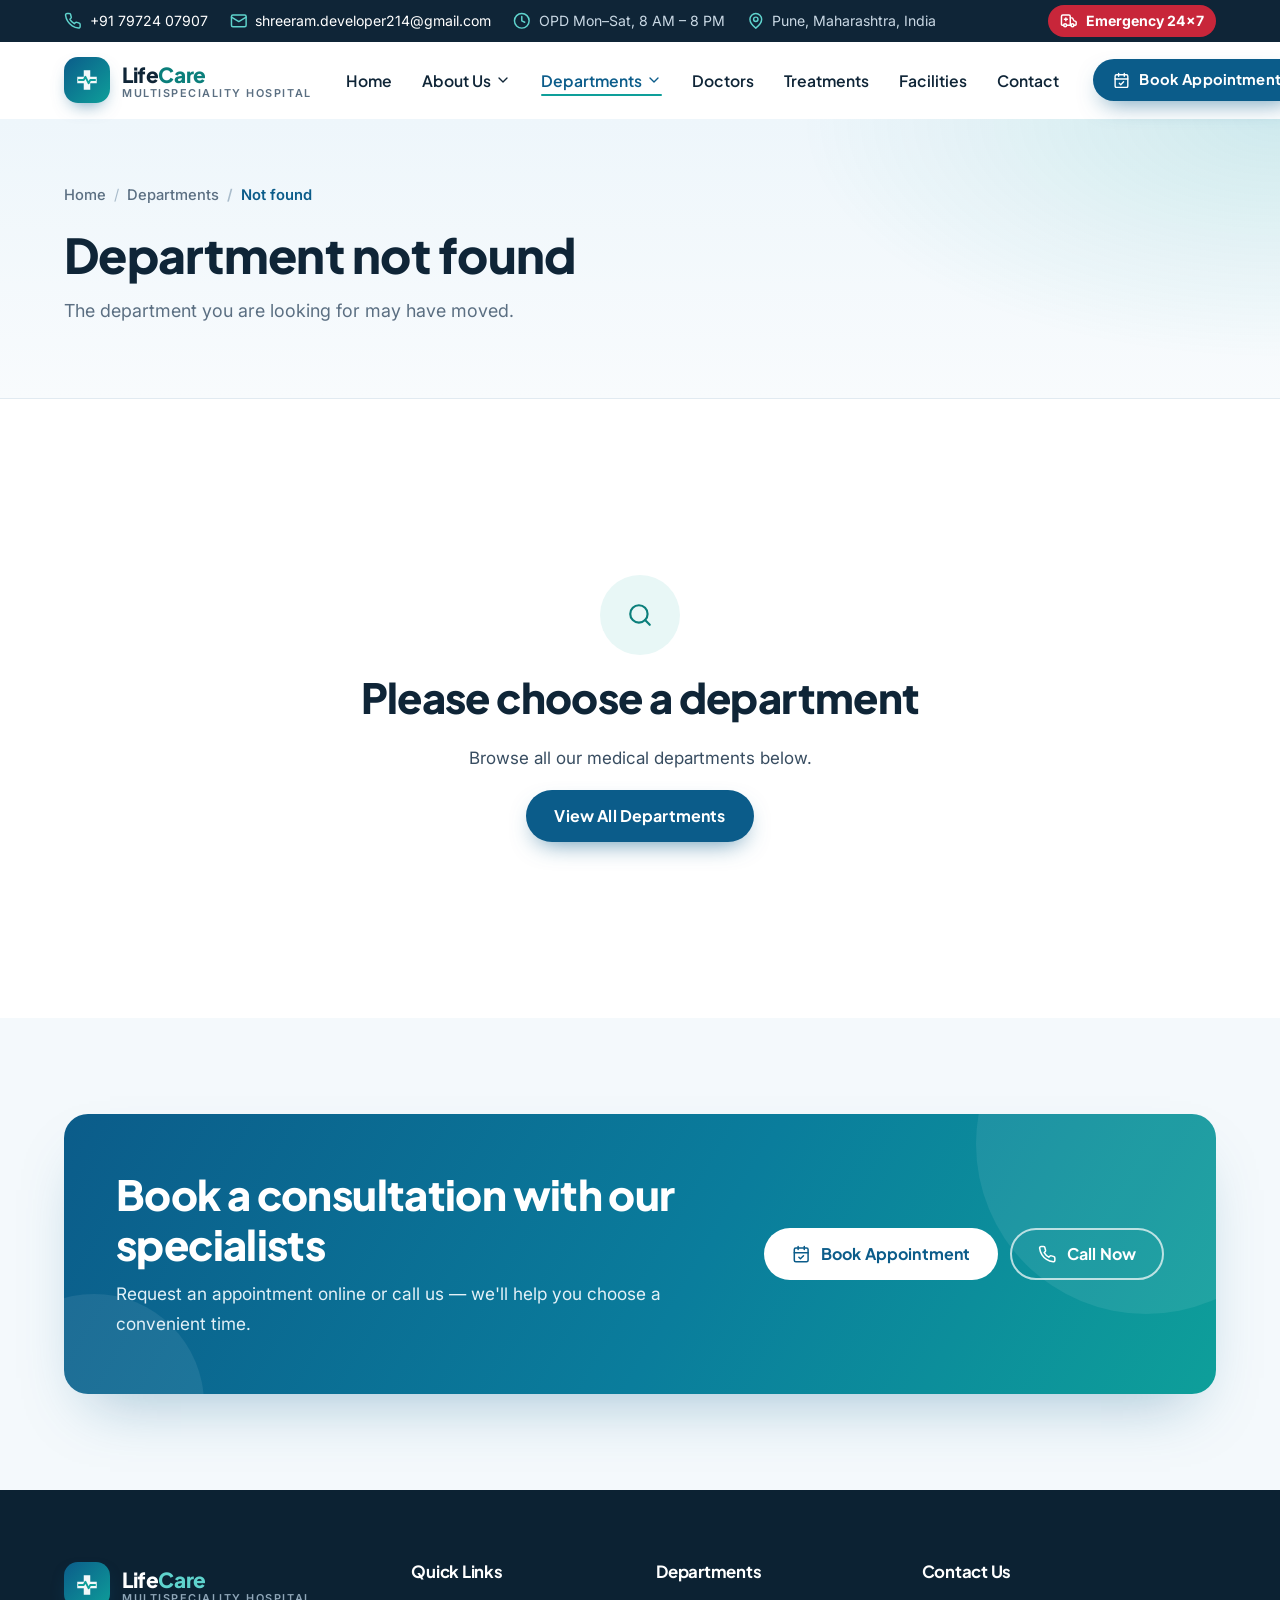
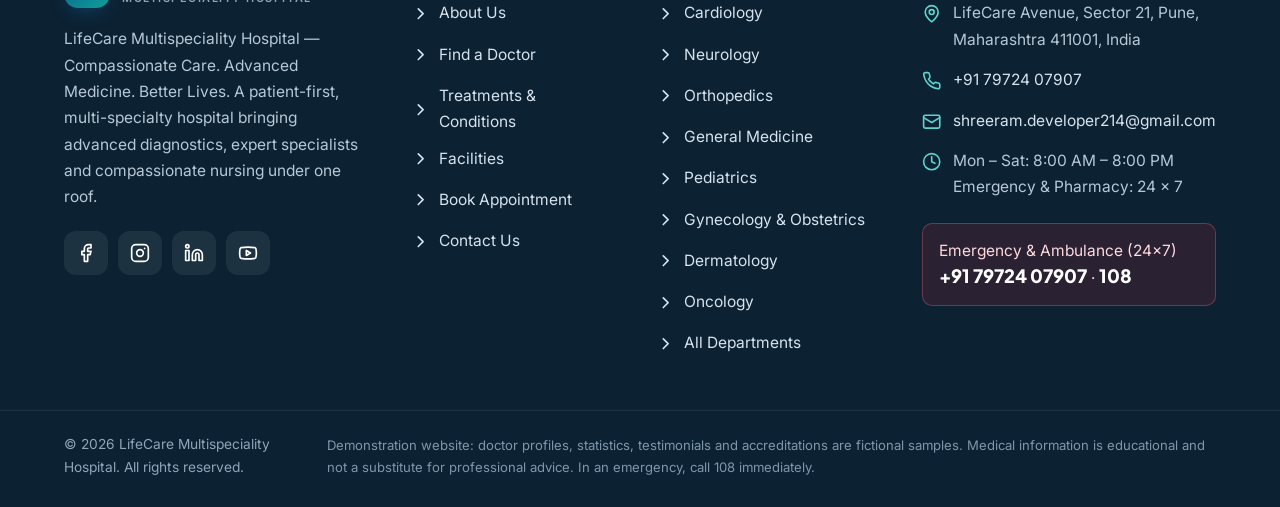
<file: department-details.html>
<!DOCTYPE html>
<html lang="en" class="no-js">
<head>
  <meta charset="UTF-8">
  <meta name="viewport" content="width=device-width, initial-scale=1">
  <title>Department Details | LifeCare Multispeciality Hospital</title>
  <meta name="description" content="Department overview, conditions treated, symptoms, diagnostic services, specialists and related facilities at LifeCare Multispeciality Hospital.">
  <meta name="theme-color" content="#0b5c8a">
  <link rel="icon" href="assets/icons/favicon.svg" type="image/svg+xml">
  <link rel="preconnect" href="https://fonts.googleapis.com">
  <link rel="preconnect" href="https://fonts.gstatic.com" crossorigin>
  <link rel="preconnect" href="https://images.unsplash.com">
  <link href="https://fonts.googleapis.com/css2?family=Inter:wght@400;500;600;700&family=Plus+Jakarta+Sans:wght@600;700;800&display=swap" rel="stylesheet">
  <link rel="stylesheet" href="css/style.css">
  <link rel="stylesheet" href="css/responsive.css">
  <link rel="stylesheet" href="css/animations.css">
</head>
<body data-page="department-details">
  <a class="skip-link" href="#main">Skip to main content</a>
  <div id="site-header"></div>

  <main id="main">
    <!-- Filled dynamically from js/departments.js using ?id=department-id -->
    <section class="page-hero" id="dept-hero" aria-live="polite"></section>

    <section class="section">
      <div class="container" id="dept-detail"></div>
    </section>

    <section class="section section--soft">
      <div class="container">
        <div class="cta-band reveal reveal--zoom">
          <div class="cta-band__inner">
            <div><h2>Book a consultation with our specialists</h2><p>Request an appointment online or call us — we'll help you choose a convenient time.</p></div>
            <div class="cta-band__actions">
              <a href="appointment.html" class="btn btn--white" id="dept-cta"><i data-icon="calendarCheck"></i>Book Appointment</a>
              <a data-site-link="phone" href="tel:+917972407907" class="btn btn--outline"><i data-icon="phone"></i>Call Now</a>
            </div>
          </div>
        </div>
      </div>
    </section>
  </main>

  <div id="site-footer"></div>
  <script src="js/main.js"></script>
  <script src="js/departments.js"></script>
  <script src="js/doctors.js"></script>
  <script src="js/treatments.js"></script>
  <script>
    // Point the CTA at the selected department (pre-fills the appointment form)
    (function () { var id = new URLSearchParams(location.search).get("id"); if (id) document.getElementById("dept-cta").href = "appointment.html?dept=" + encodeURIComponent(id); })();
  </script>
</body>
</html>
</file>
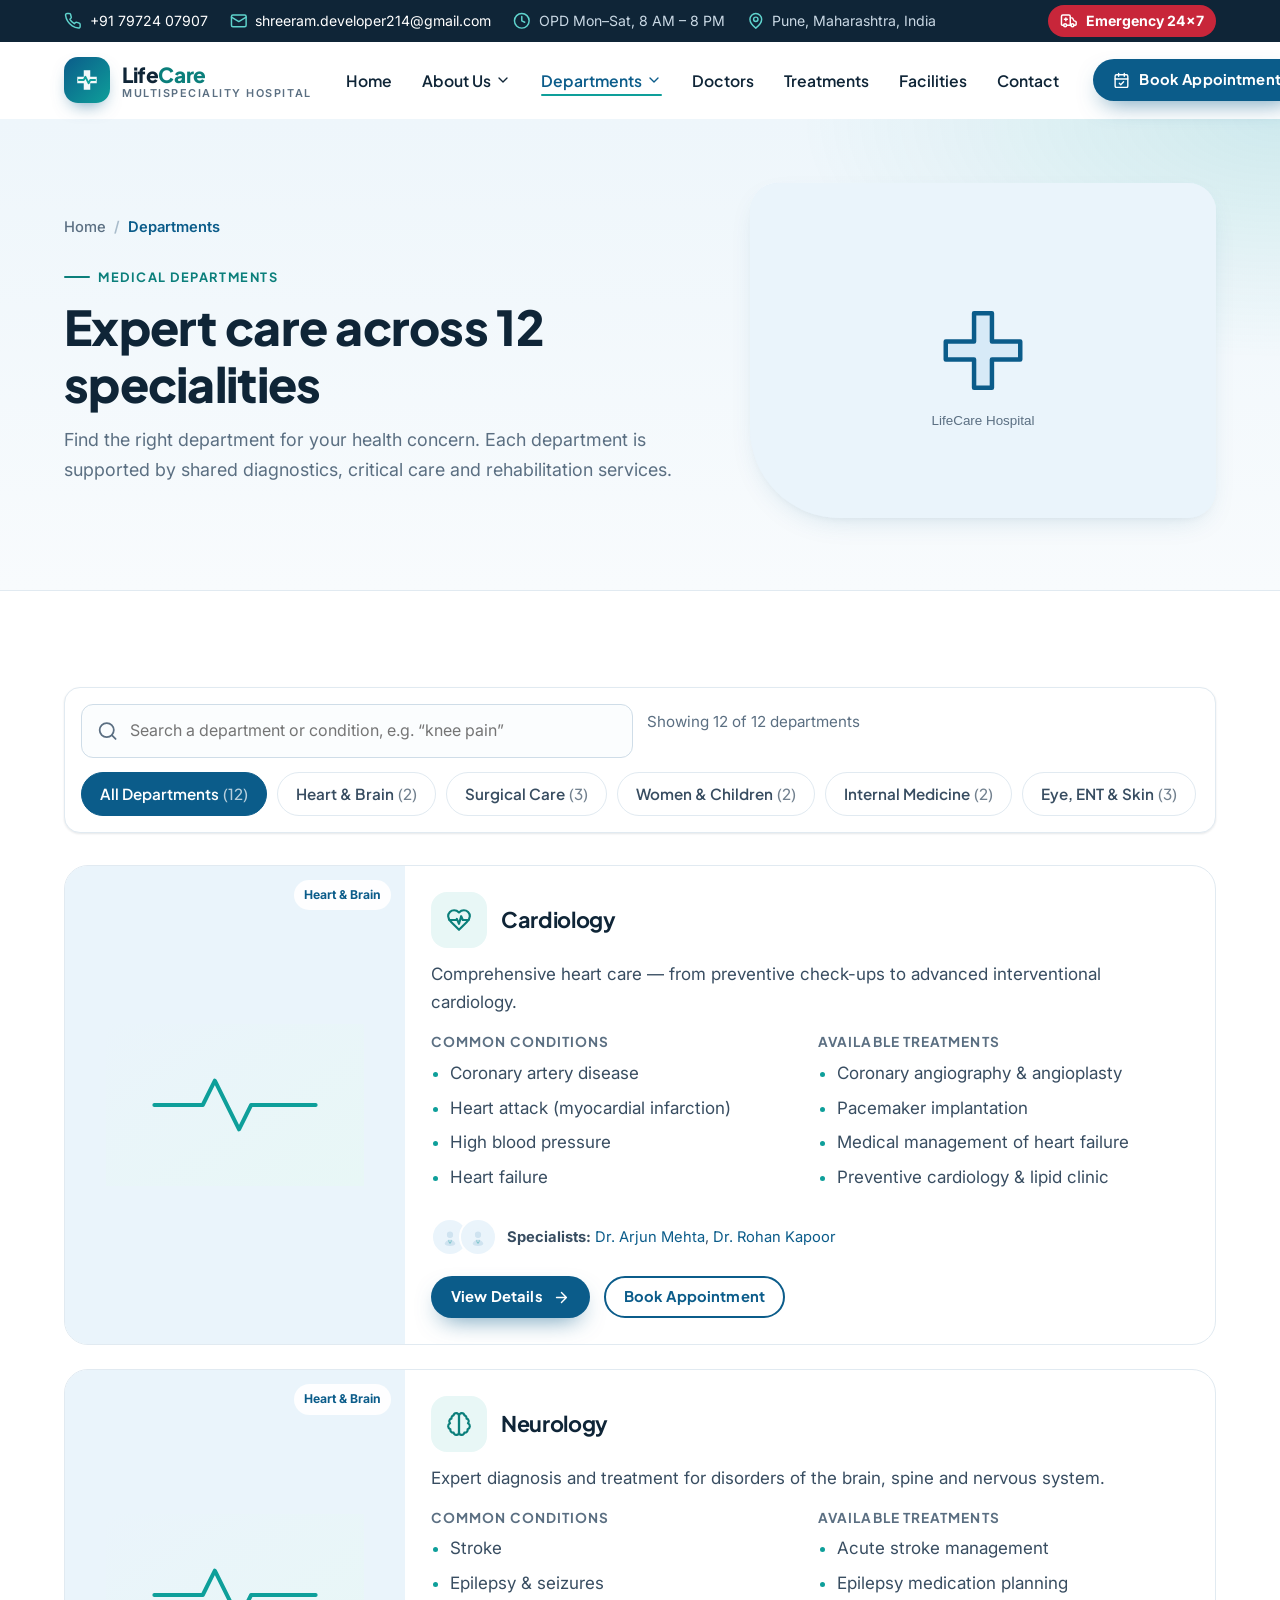
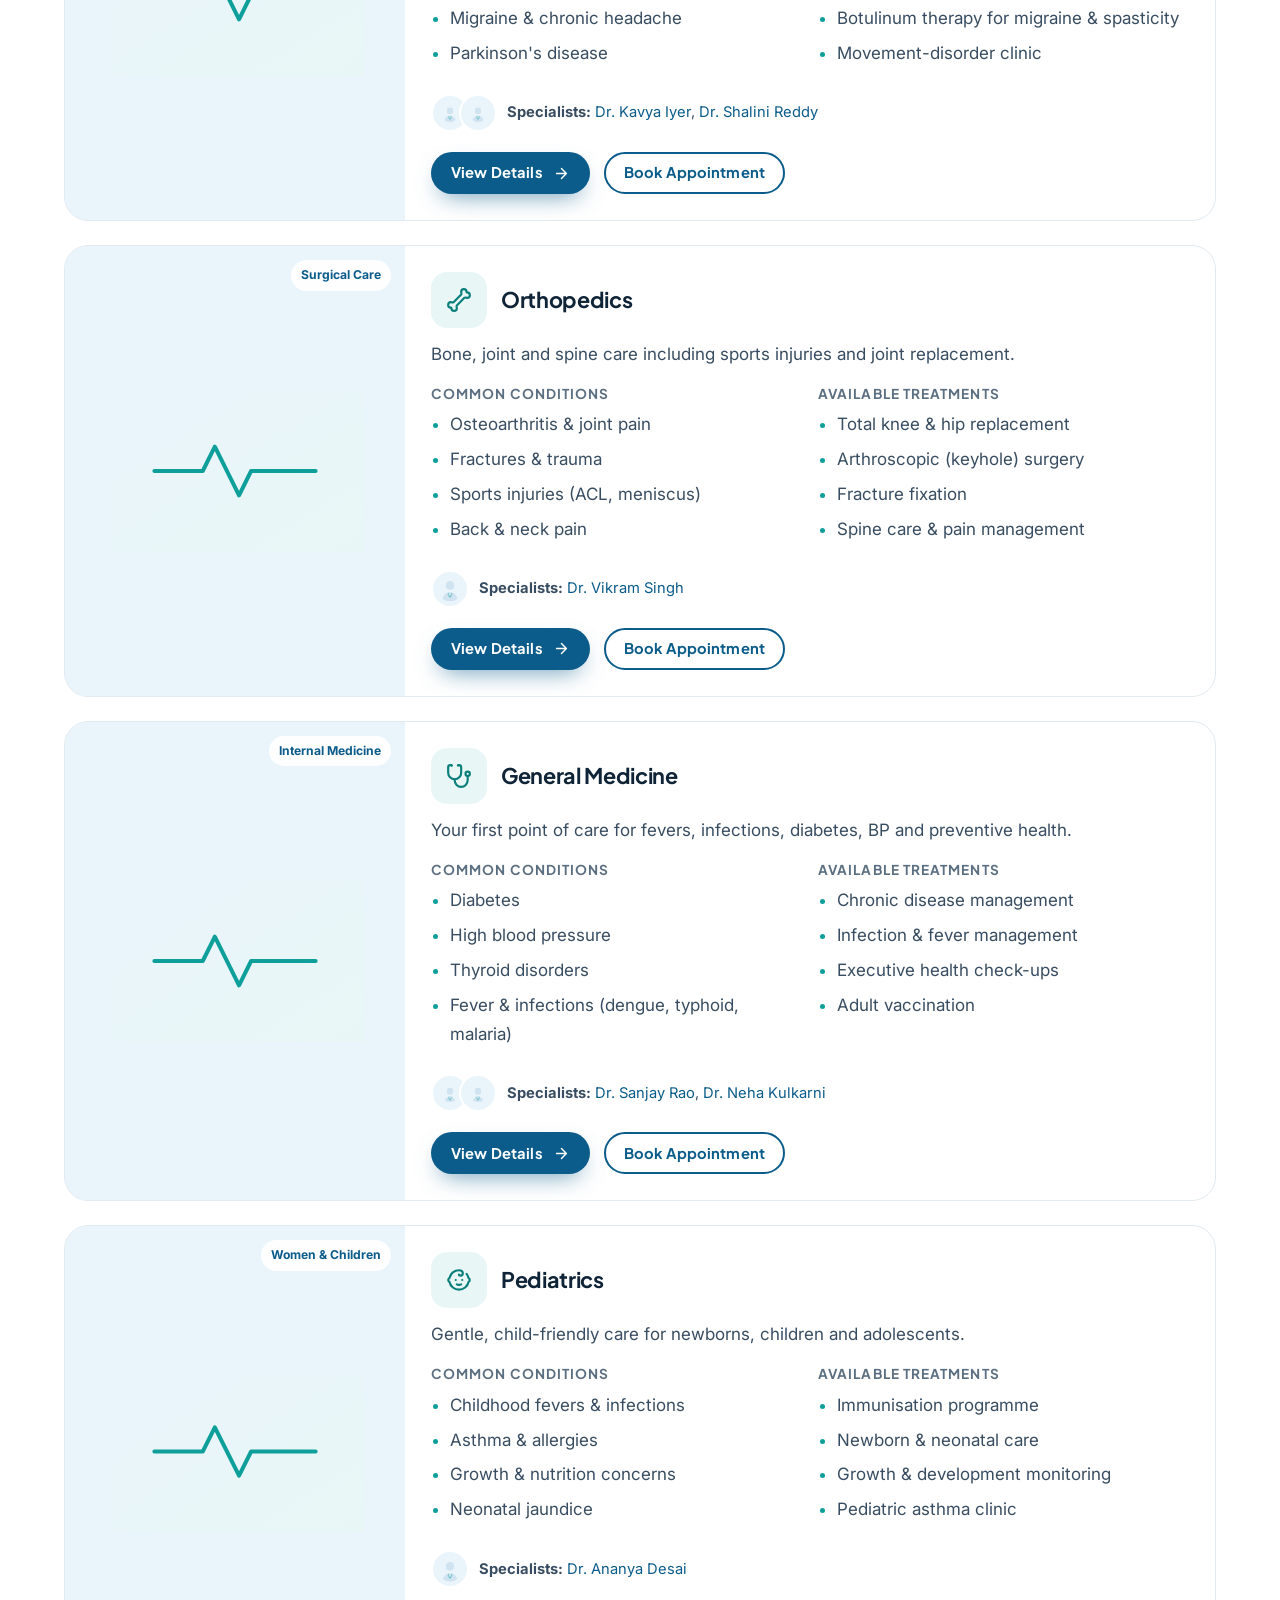
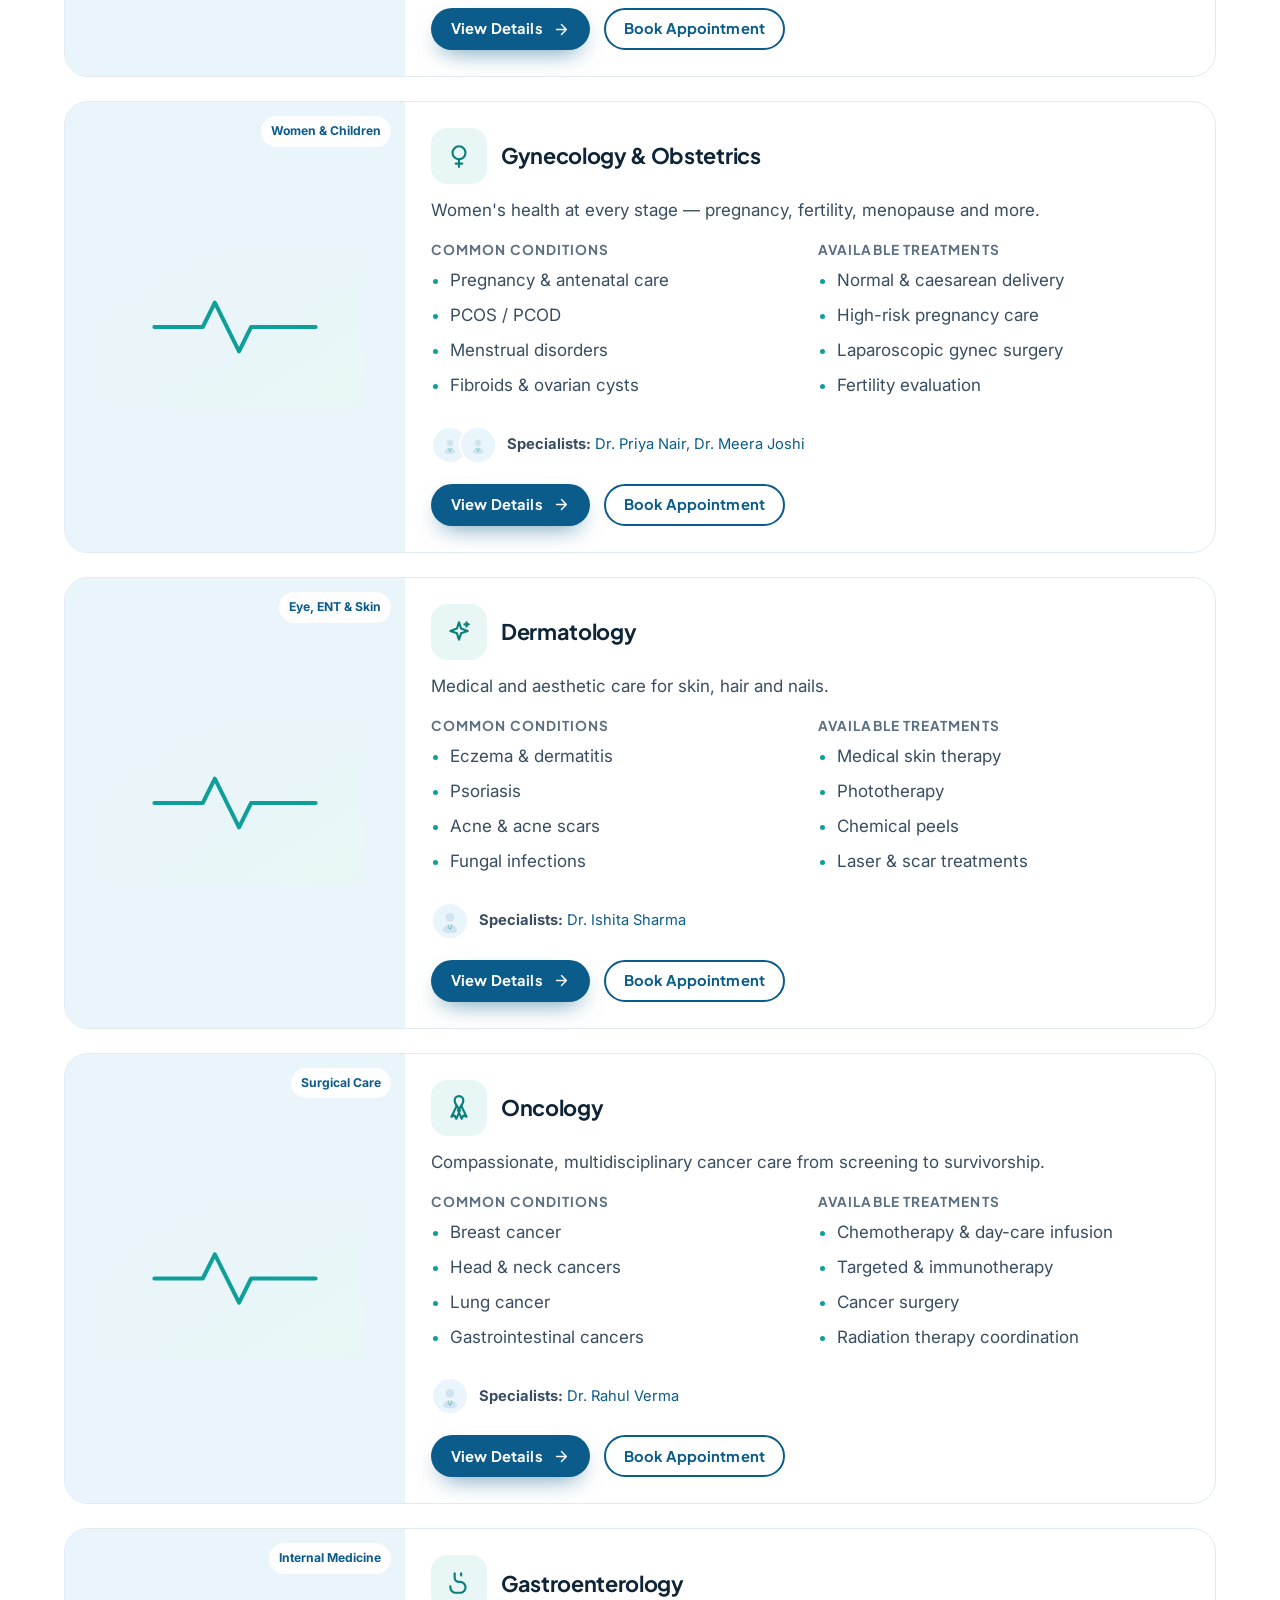
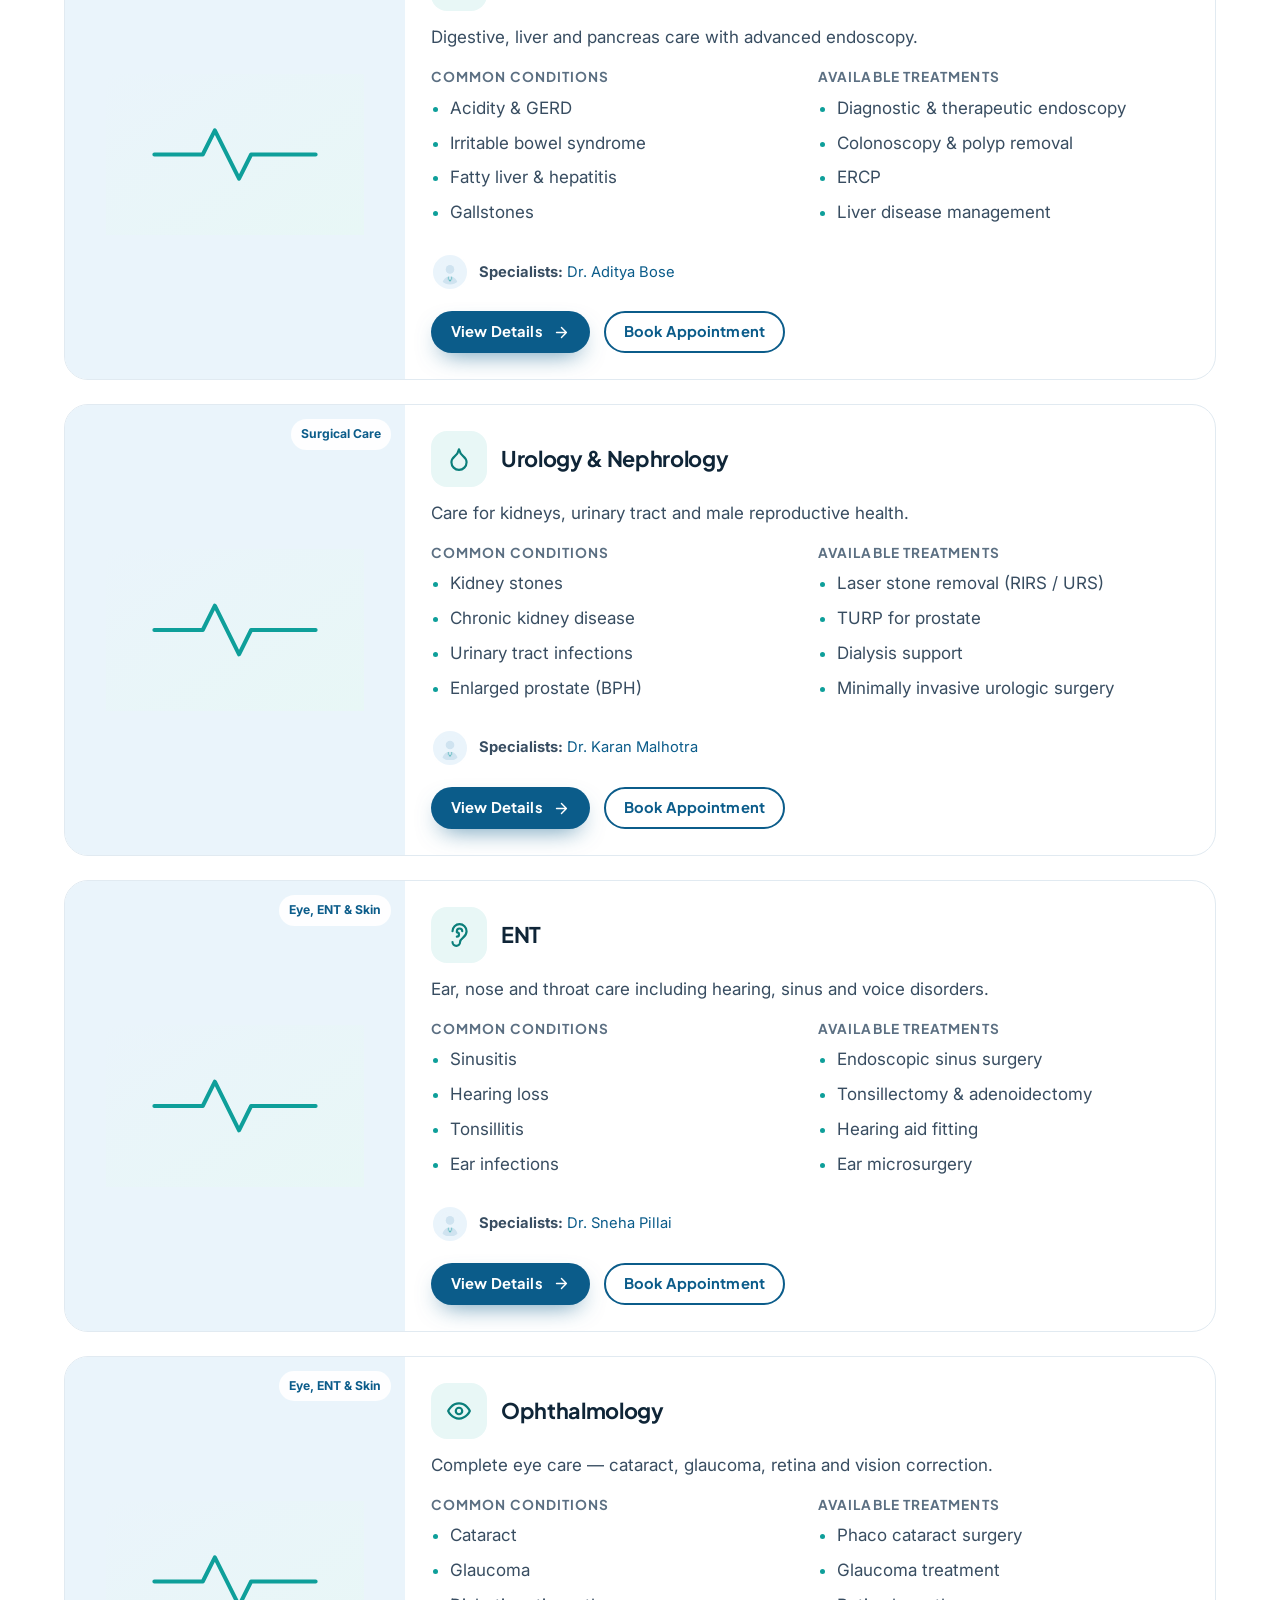
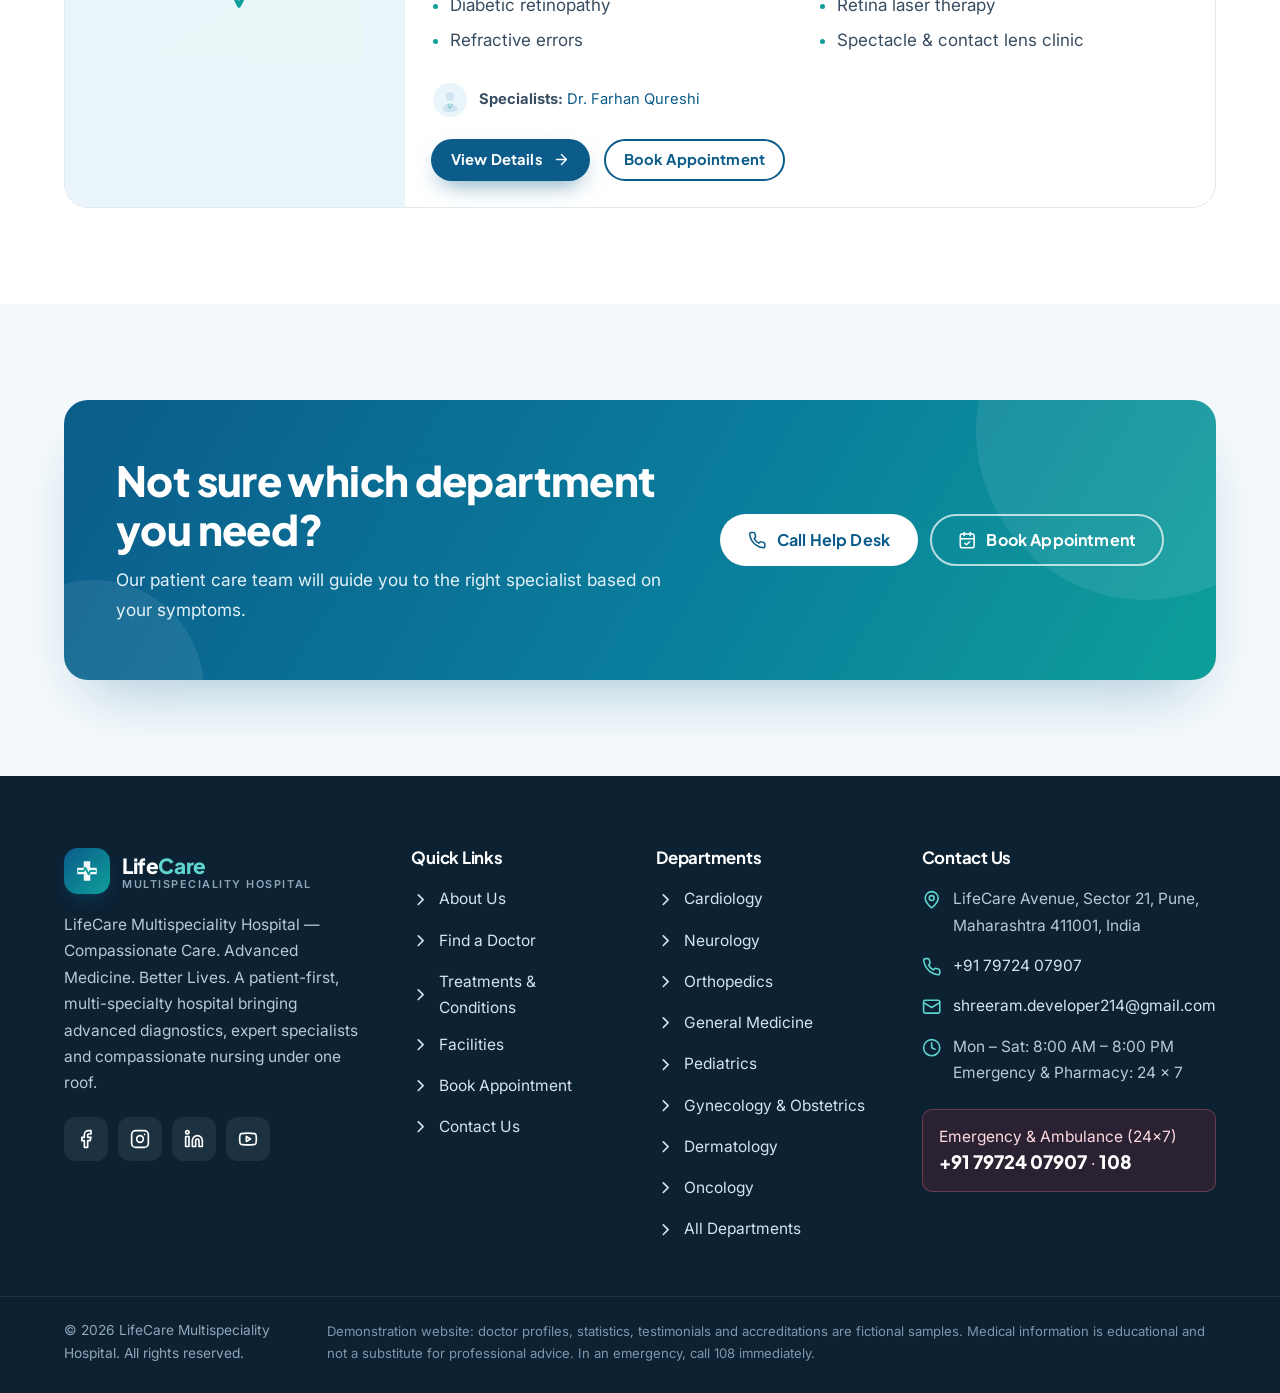
<file: departments.html>
<!DOCTYPE html>
<html lang="en" class="no-js">
<head>
  <meta charset="UTF-8">
  <meta name="viewport" content="width=device-width, initial-scale=1">
  <title>Medical Departments | LifeCare Multispeciality Hospital</title>
  <meta name="description" content="Explore 12 medical departments at LifeCare — Cardiology, Neurology, Orthopedics, General Medicine, Pediatrics, Gynecology, Dermatology, Oncology, Gastroenterology, Urology, ENT and Ophthalmology.">
  <meta name="theme-color" content="#0b5c8a">
  <meta property="og:title" content="Medical Departments — LifeCare Multispeciality Hospital">
  <meta property="og:description" content="Specialised care across 12 departments.">
  <link rel="icon" href="assets/icons/favicon.svg" type="image/svg+xml">
  <link rel="preconnect" href="https://fonts.googleapis.com">
  <link rel="preconnect" href="https://fonts.gstatic.com" crossorigin>
  <link rel="preconnect" href="https://images.unsplash.com">
  <link href="https://fonts.googleapis.com/css2?family=Inter:wght@400;500;600;700&family=Plus+Jakarta+Sans:wght@600;700;800&display=swap" rel="stylesheet">
  <link rel="stylesheet" href="css/style.css">
  <link rel="stylesheet" href="css/responsive.css">
  <link rel="stylesheet" href="css/animations.css">
</head>
<body data-page="departments">
  <a class="skip-link" href="#main">Skip to main content</a>
  <div id="site-header"></div>

  <main id="main">
    <section class="page-hero">
      <div class="container page-hero__grid">
        <div class="reveal">
          <ol class="breadcrumb"><li><a href="index.html">Home</a></li><li aria-current="page">Departments</li></ol>
          <span class="eyebrow">Medical Departments</span>
          <h1>Expert care across 12 specialities</h1>
          <p>Find the right department for your health concern. Each department is supported by shared diagnostics, critical care and rehabilitation services.</p>
        </div>
        <div class="page-hero__media reveal reveal--right">
          <img src="https://images.unsplash.com/photo-1504439468489-c8920d796a29?auto=format&fit=crop&w=900&h=650&q=72" alt="Team of doctors in discussion" width="900" height="650">
        </div>
      </div>
    </section>

    <section class="section">
      <div class="container">
        <div class="toolbar reveal" role="search">
          <div class="search-field">
            <i data-icon="search"></i>
            <label for="dept-search" class="sr-only">Search departments or conditions</label>
            <input id="dept-search" class="input" type="search" placeholder="Search a department or condition, e.g. “knee pain”" autocomplete="off">
          </div>
          <p id="dept-meta" class="results-meta mb-0" aria-live="polite"></p>
          <div class="chips" id="dept-filters" role="group" aria-label="Filter by category"></div>
        </div>
        <div class="grid" id="dept-list"></div>
      </div>
    </section>

    <section class="section section--soft">
      <div class="container">
        <div class="cta-band reveal reveal--zoom">
          <div class="cta-band__inner">
            <div><h2>Not sure which department you need?</h2><p>Our patient care team will guide you to the right specialist based on your symptoms.</p></div>
            <div class="cta-band__actions">
              <a data-site-link="phone" href="tel:+917972407907" class="btn btn--white"><i data-icon="phone"></i>Call Help Desk</a>
              <a href="appointment.html" class="btn btn--outline"><i data-icon="calendarCheck"></i>Book Appointment</a>
            </div>
          </div>
        </div>
      </div>
    </section>
  </main>

  <div id="site-footer"></div>
  <script src="js/main.js"></script>
  <script src="js/departments.js"></script>
  <script src="js/doctors.js"></script>
</body>
</html>
</file>
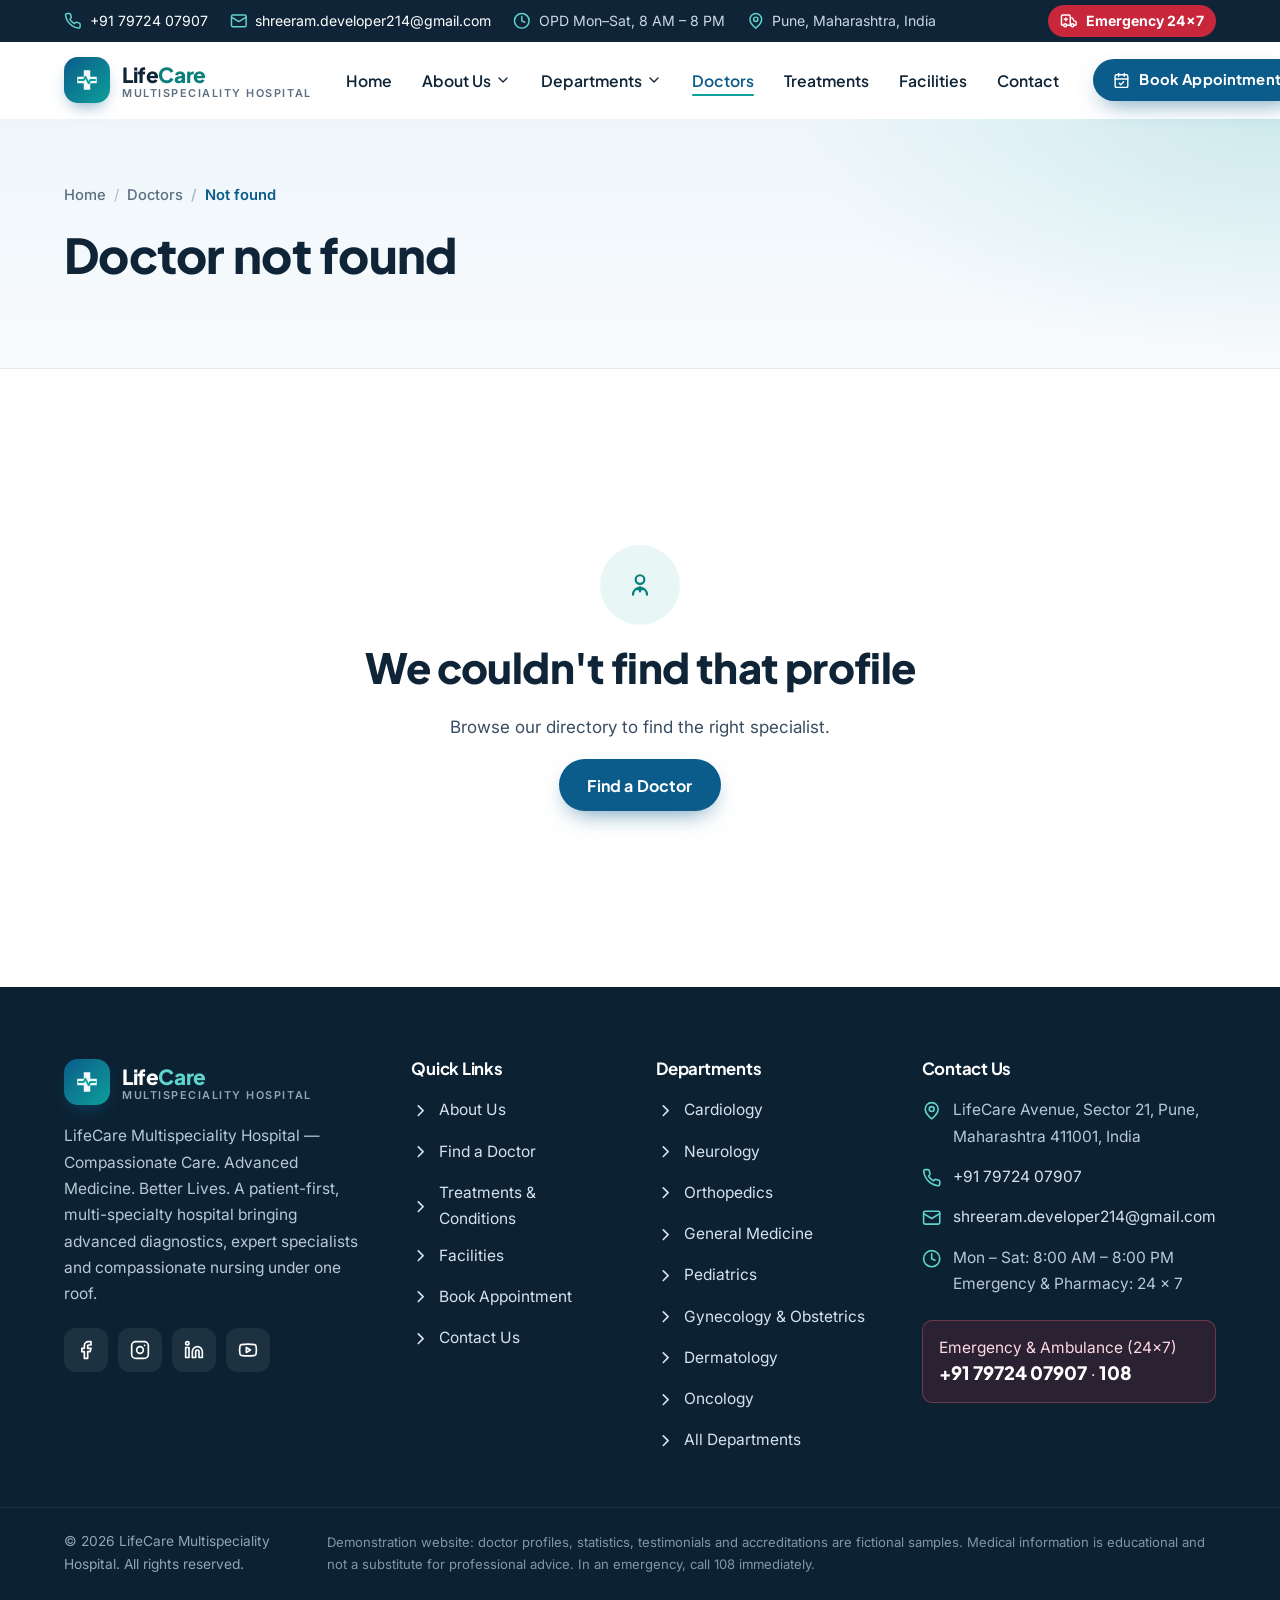
<file: doctor-details.html>
<!DOCTYPE html>
<html lang="en" class="no-js">
<head>
  <meta charset="UTF-8">
  <meta name="viewport" content="width=device-width, initial-scale=1">
  <title>Doctor Profile | LifeCare Multispeciality Hospital</title>
  <meta name="description" content="Doctor profile at LifeCare Multispeciality Hospital — qualifications, experience, specialisation, conditions treated, procedures and consultation timings.">
  <meta name="theme-color" content="#0b5c8a">
  <link rel="icon" href="assets/icons/favicon.svg" type="image/svg+xml">
  <link rel="preconnect" href="https://fonts.googleapis.com">
  <link rel="preconnect" href="https://fonts.gstatic.com" crossorigin>
  <link rel="preconnect" href="https://images.unsplash.com">
  <link href="https://fonts.googleapis.com/css2?family=Inter:wght@400;500;600;700&family=Plus+Jakarta+Sans:wght@600;700;800&display=swap" rel="stylesheet">
  <link rel="stylesheet" href="css/style.css">
  <link rel="stylesheet" href="css/responsive.css">
  <link rel="stylesheet" href="css/animations.css">
</head>
<body data-page="doctor-details">
  <a class="skip-link" href="#main">Skip to main content</a>
  <div id="site-header"></div>

  <main id="main">
    <!-- Filled dynamically from js/doctors.js using ?id=doctor-id -->
    <section class="page-hero" id="doctor-hero" aria-live="polite"></section>

    <section class="section">
      <div class="container" id="doctor-profile"></div>
    </section>
  </main>

  <div id="site-footer"></div>
  <script src="js/main.js"></script>
  <script src="js/departments.js"></script>
  <script src="js/doctors.js"></script>
</body>
</html>
</file>
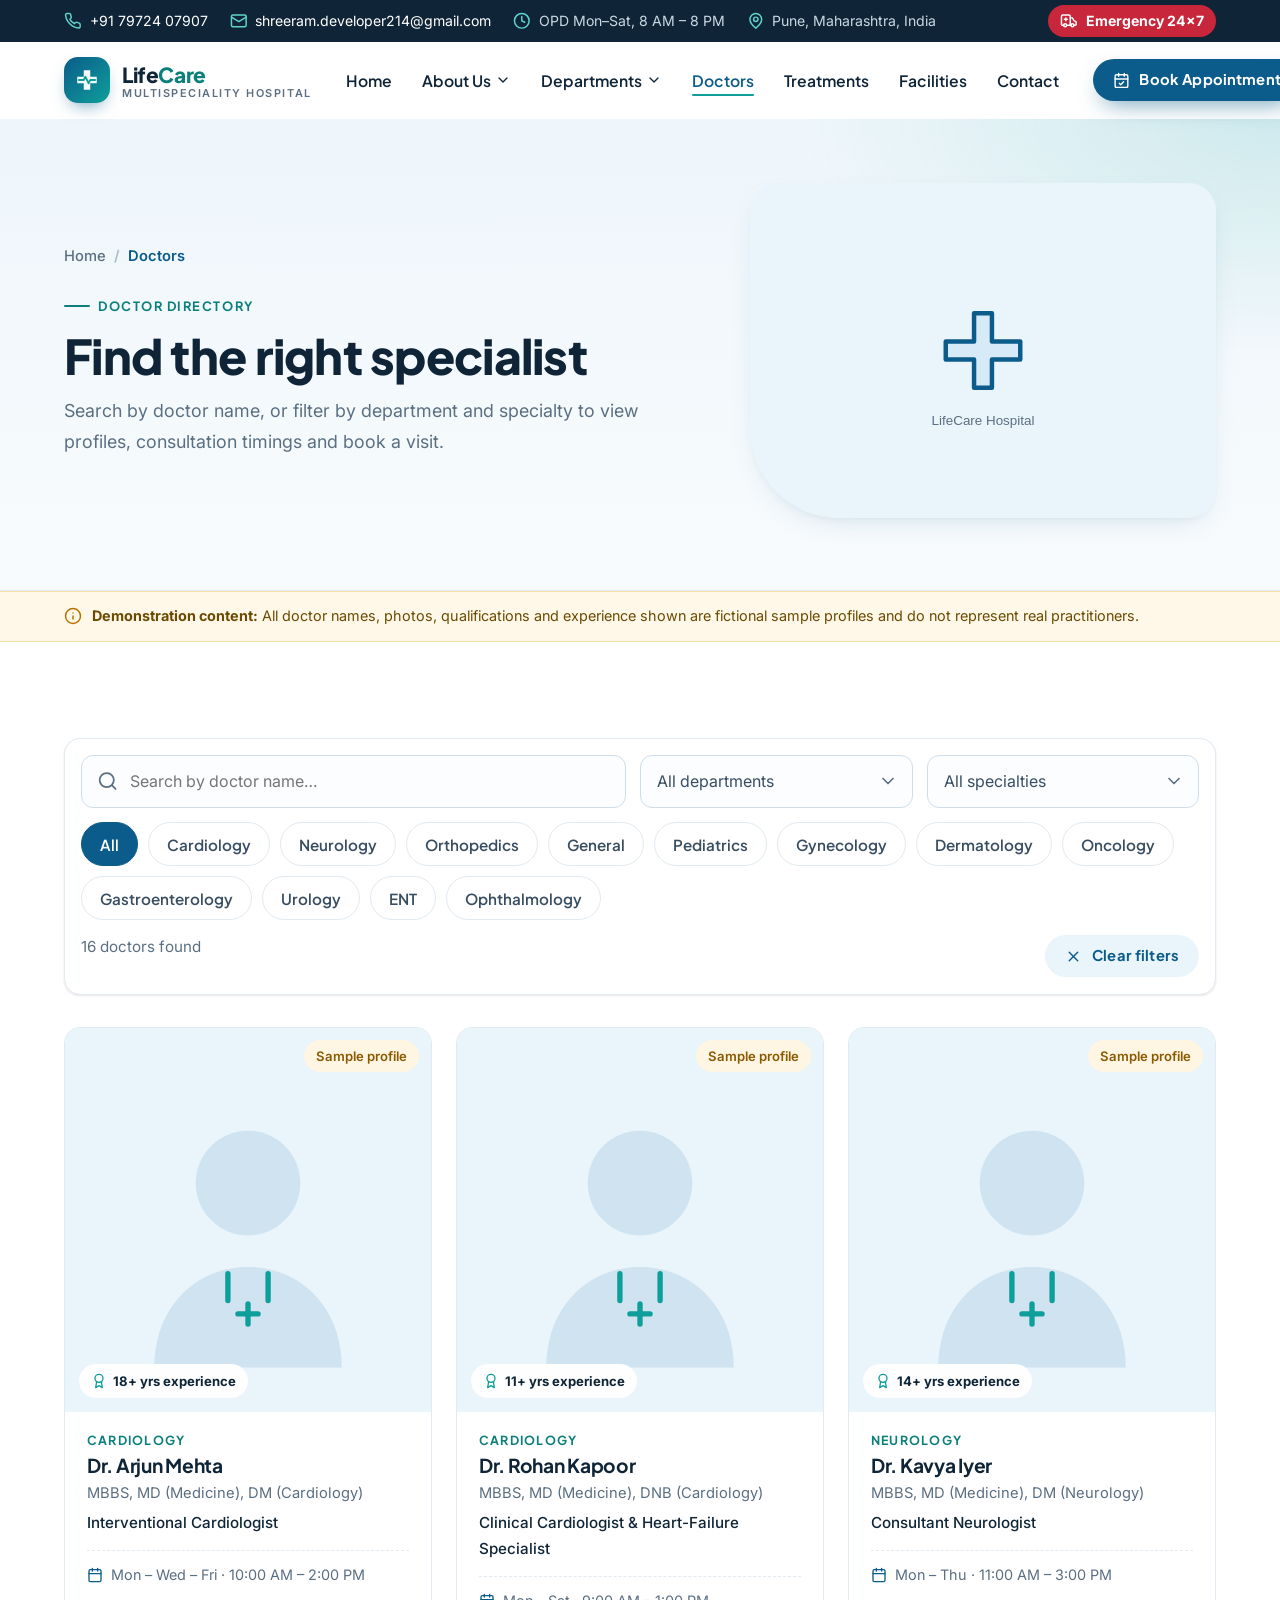
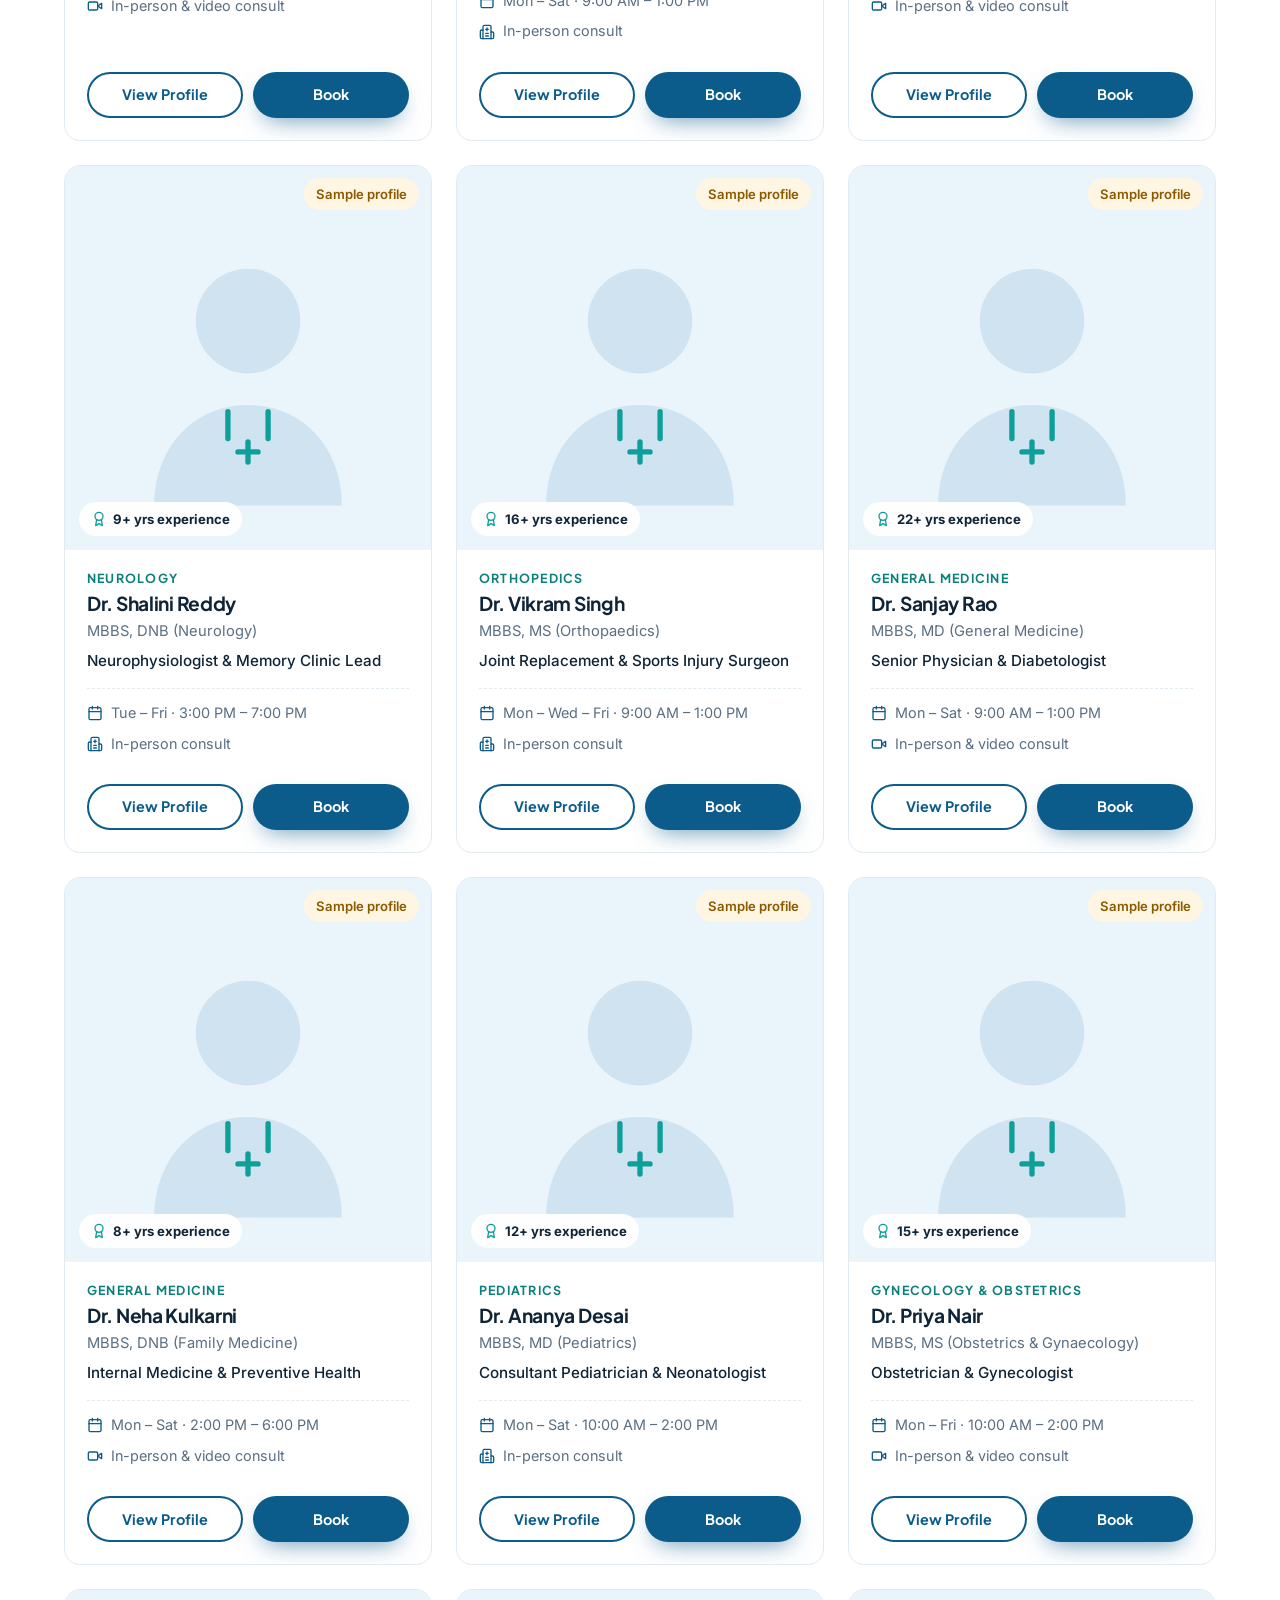
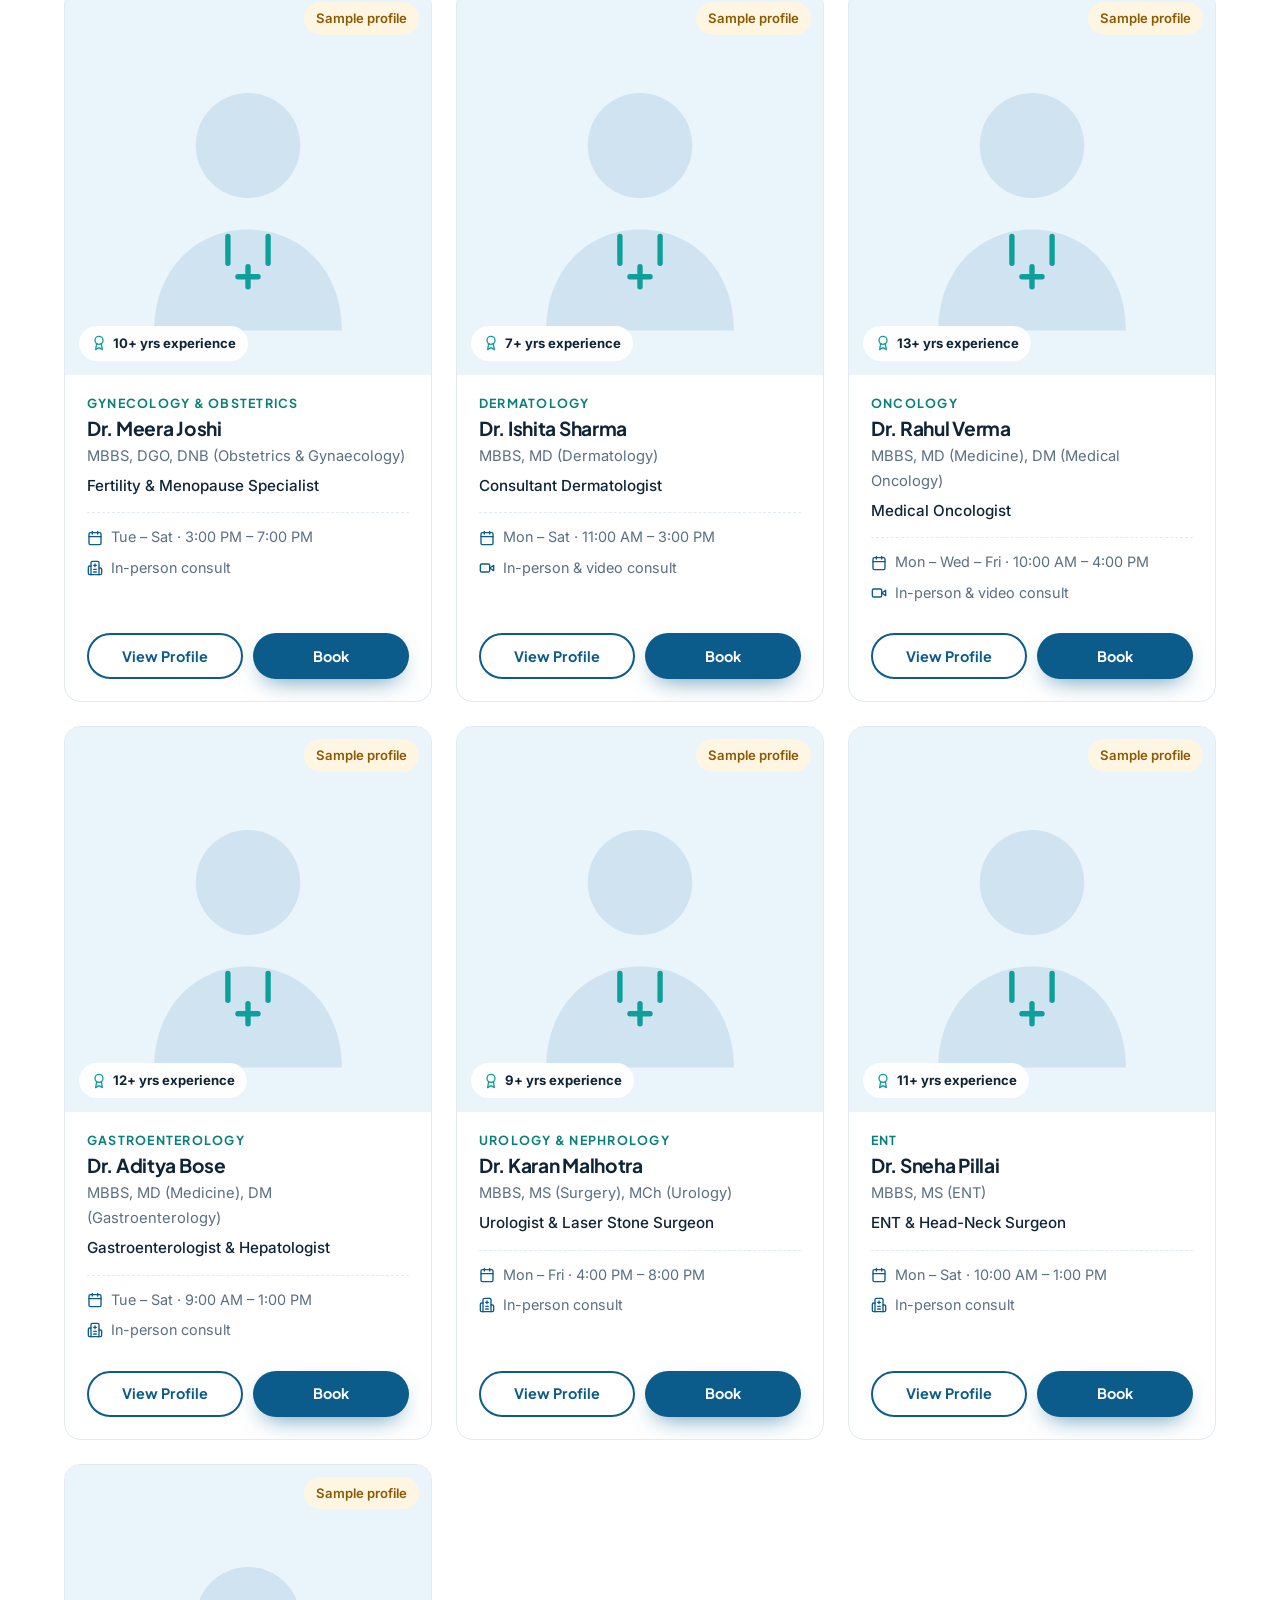
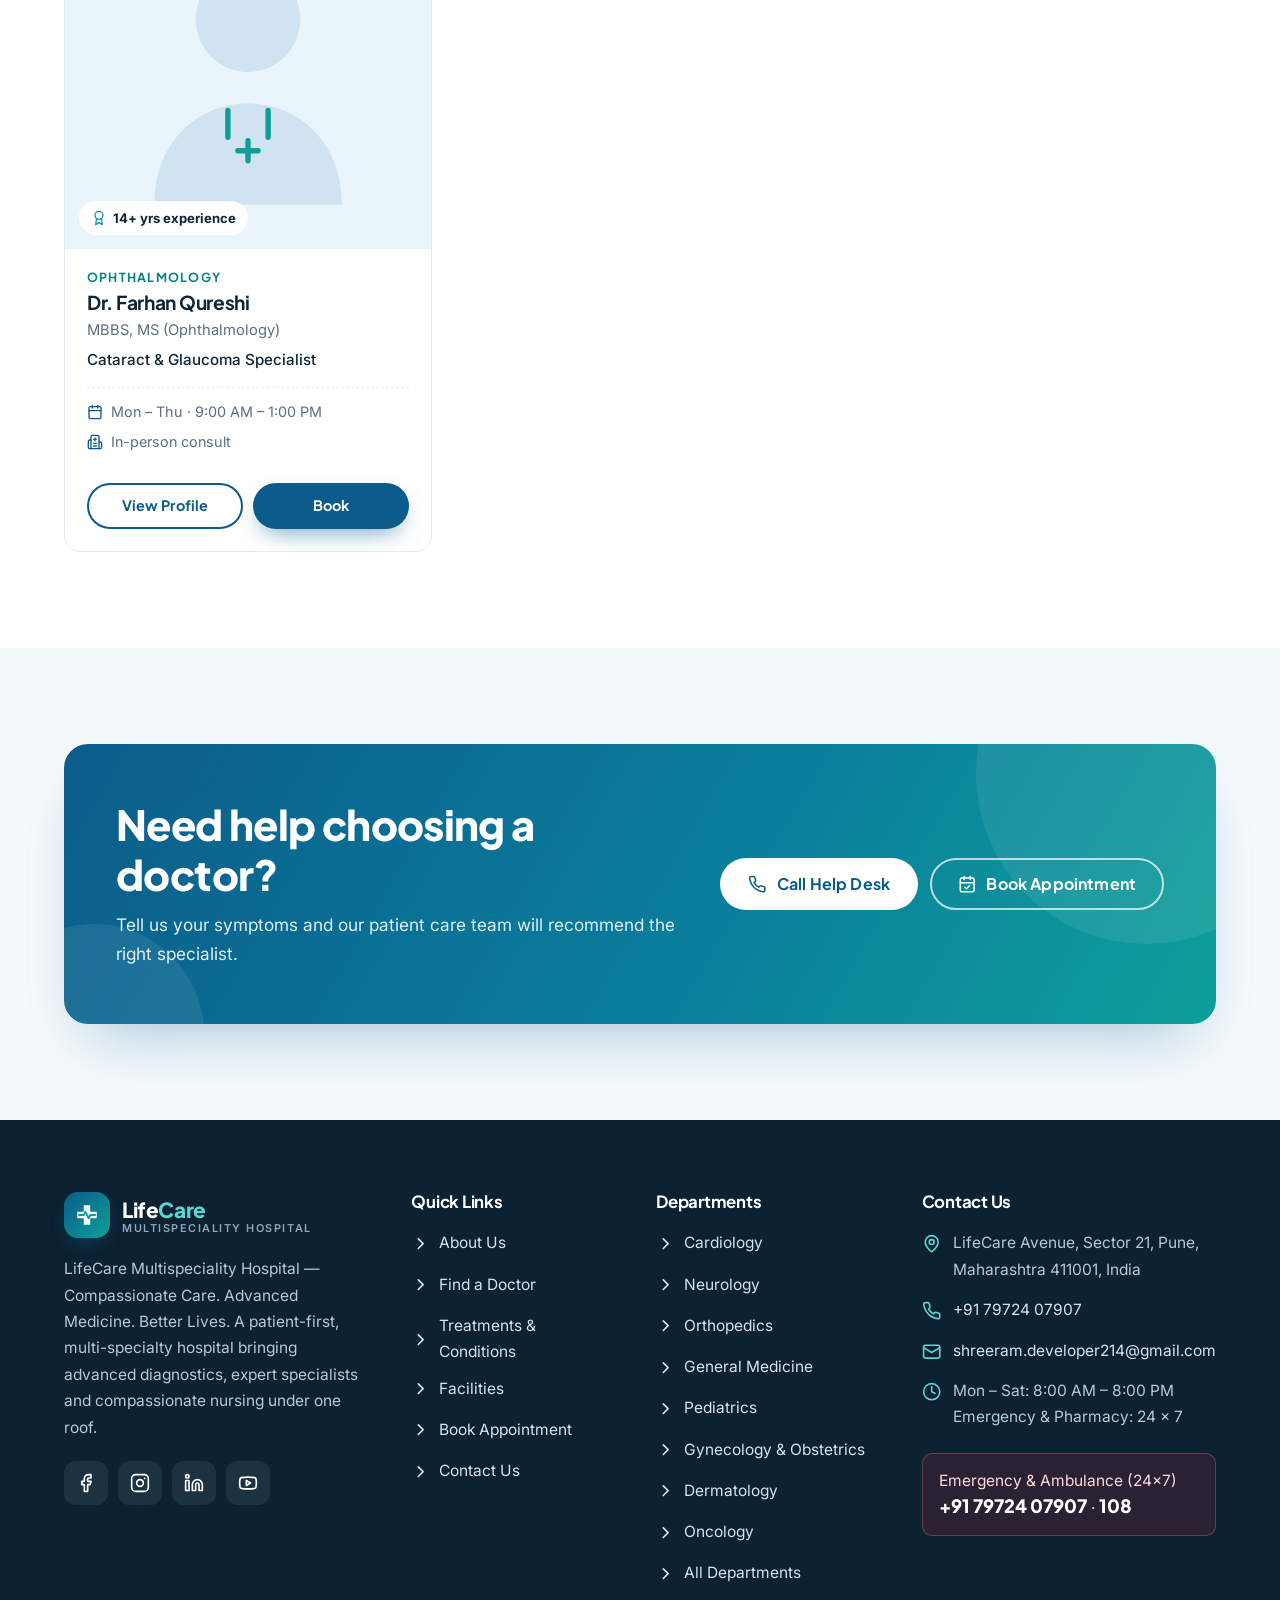
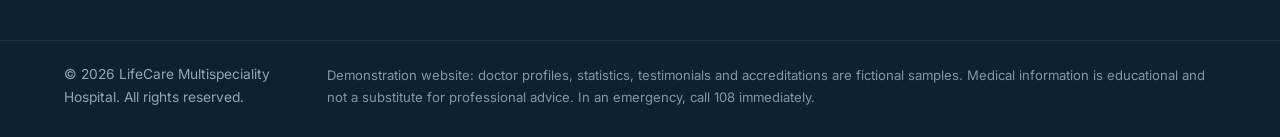
<file: doctors.html>
<!DOCTYPE html>
<html lang="en" class="no-js">
<head>
  <meta charset="UTF-8">
  <meta name="viewport" content="width=device-width, initial-scale=1">
  <title>Find a Doctor | LifeCare Multispeciality Hospital</title>
  <meta name="description" content="Search LifeCare's doctor directory by name, department or specialty. View qualifications, experience and consultation timings, and request an appointment.">
  <meta name="theme-color" content="#0b5c8a">
  <meta property="og:title" content="Find a Doctor — LifeCare Multispeciality Hospital">
  <link rel="icon" href="assets/icons/favicon.svg" type="image/svg+xml">
  <link rel="preconnect" href="https://fonts.googleapis.com">
  <link rel="preconnect" href="https://fonts.gstatic.com" crossorigin>
  <link rel="preconnect" href="https://images.unsplash.com">
  <link href="https://fonts.googleapis.com/css2?family=Inter:wght@400;500;600;700&family=Plus+Jakarta+Sans:wght@600;700;800&display=swap" rel="stylesheet">
  <link rel="stylesheet" href="css/style.css">
  <link rel="stylesheet" href="css/responsive.css">
  <link rel="stylesheet" href="css/animations.css">
</head>
<body data-page="doctors">
  <a class="skip-link" href="#main">Skip to main content</a>
  <div id="site-header"></div>

  <main id="main">
    <section class="page-hero">
      <div class="container page-hero__grid">
        <div class="reveal">
          <ol class="breadcrumb"><li><a href="index.html">Home</a></li><li aria-current="page">Doctors</li></ol>
          <span class="eyebrow">Doctor Directory</span>
          <h1>Find the right specialist</h1>
          <p>Search by doctor name, or filter by department and specialty to view profiles, consultation timings and book a visit.</p>
        </div>
        <div class="page-hero__media reveal reveal--right">
          <img src="https://images.unsplash.com/photo-1666214280557-f1b5022eb634?auto=format&fit=crop&w=900&h=650&q=72" alt="Doctors reviewing information together" width="900" height="650">
        </div>
      </div>
    </section>

    <div class="disclaimer-strip" role="note">
      <div class="container"><i data-icon="info"></i><span><strong>Demonstration content:</strong> All doctor names, photos, qualifications and experience shown are fictional sample profiles and do not represent real practitioners.</span></div>
    </div>

    <section class="section">
      <div class="container">
        <form class="toolbar toolbar--3 reveal" role="search" onsubmit="return false">
          <div class="search-field">
            <i data-icon="search"></i>
            <label for="doctor-search" class="sr-only">Search doctor by name</label>
            <input id="doctor-search" class="input" type="search" placeholder="Search by doctor name…" autocomplete="off">
          </div>
          <div>
            <label for="doctor-dept" class="sr-only">Filter by department</label>
            <div class="field"><select id="doctor-dept"></select></div>
          </div>
          <div>
            <label for="doctor-spec" class="sr-only">Filter by specialty</label>
            <div class="field"><select id="doctor-spec"></select></div>
          </div>
          <div class="chips" id="doctor-chips" role="group" aria-label="Quick department filter"></div>
          <div style="display:flex;justify-content:space-between;align-items:center;gap:12px;grid-column:1/-1;flex-wrap:wrap">
            <p id="doctor-meta" class="results-meta mb-0" aria-live="polite"></p>
            <button type="button" class="btn btn--ghost btn--sm" id="doctor-reset"><i data-icon="x"></i>Clear filters</button>
          </div>
        </form>
        <div class="doctor-grid" id="doctor-list"></div>
      </div>
    </section>

    <section class="section section--soft">
      <div class="container">
        <div class="cta-band reveal reveal--zoom">
          <div class="cta-band__inner">
            <div><h2>Need help choosing a doctor?</h2><p>Tell us your symptoms and our patient care team will recommend the right specialist.</p></div>
            <div class="cta-band__actions">
              <a data-site-link="phone" href="tel:+917972407907" class="btn btn--white"><i data-icon="phone"></i>Call Help Desk</a>
              <a href="appointment.html" class="btn btn--outline"><i data-icon="calendarCheck"></i>Book Appointment</a>
            </div>
          </div>
        </div>
      </div>
    </section>
  </main>

  <div id="site-footer"></div>
  <script src="js/main.js"></script>
  <script src="js/departments.js"></script>
  <script src="js/doctors.js"></script>
</body>
</html>
</file>
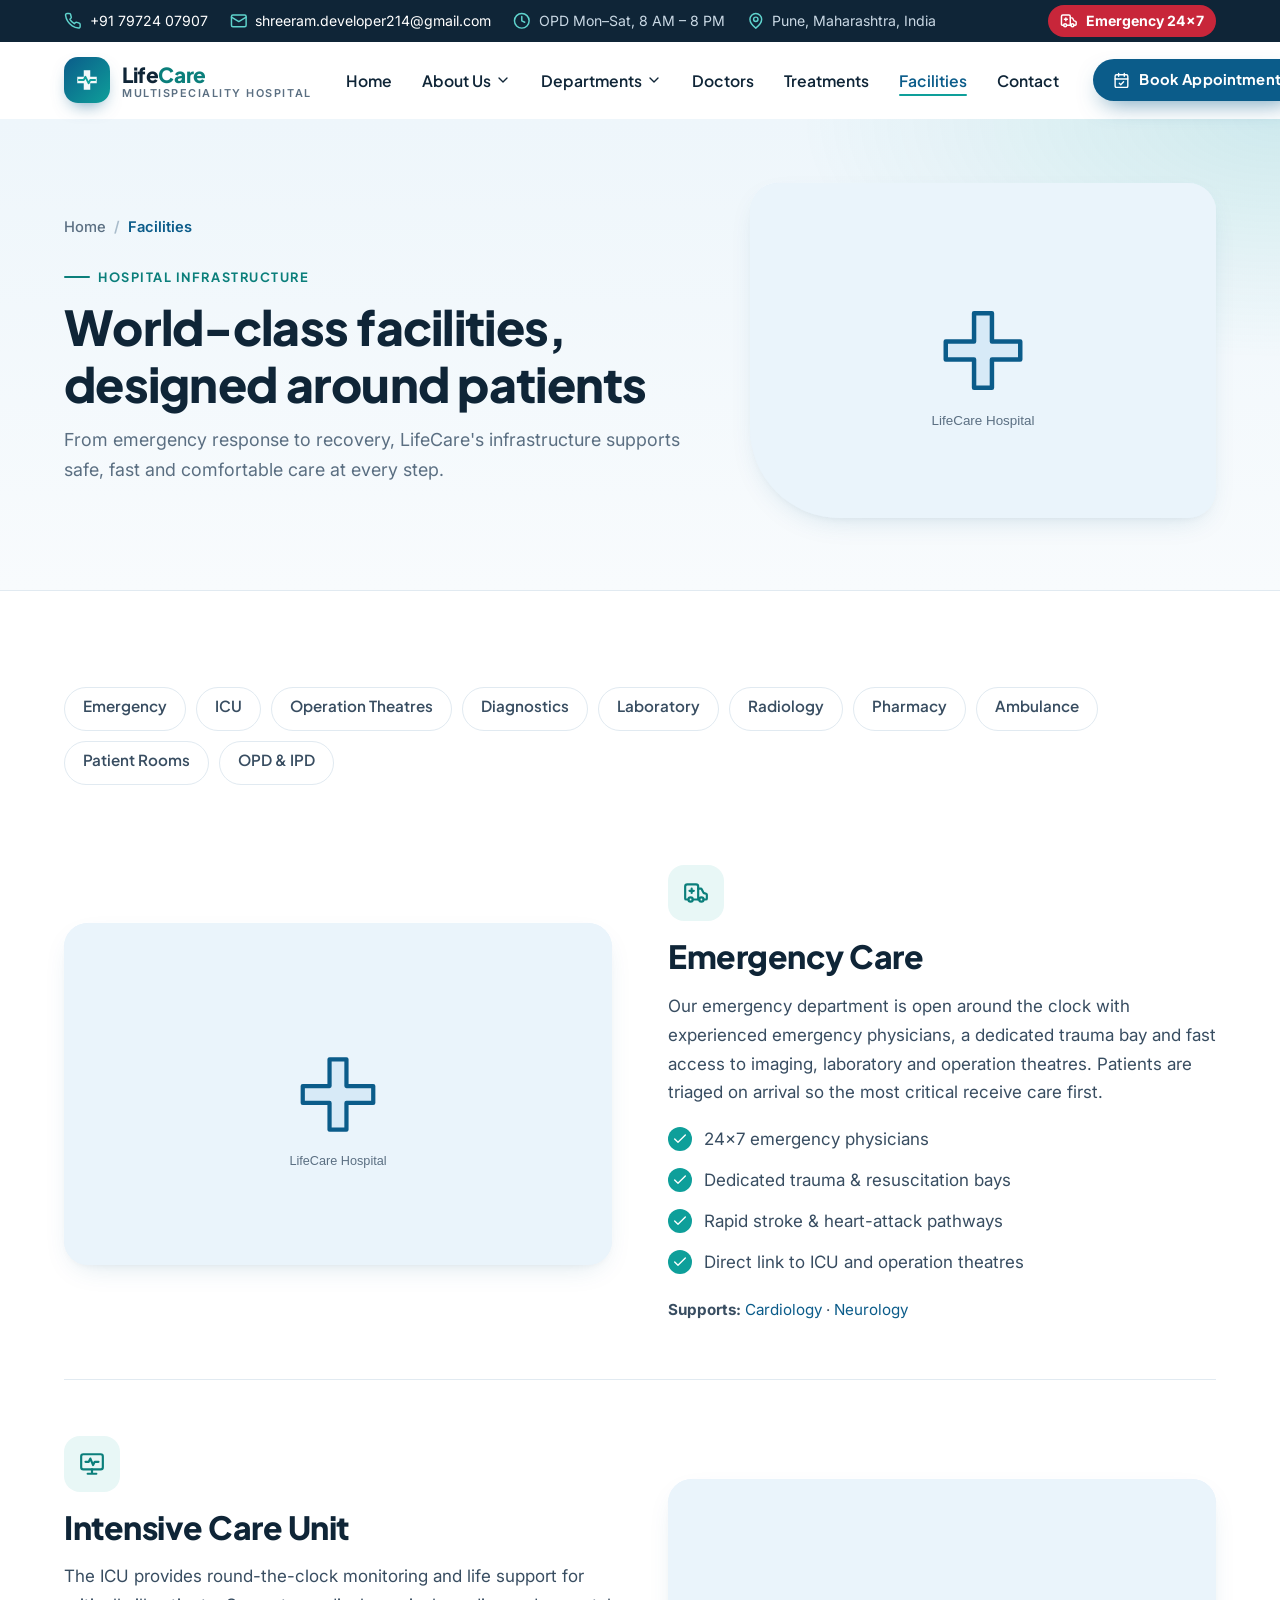
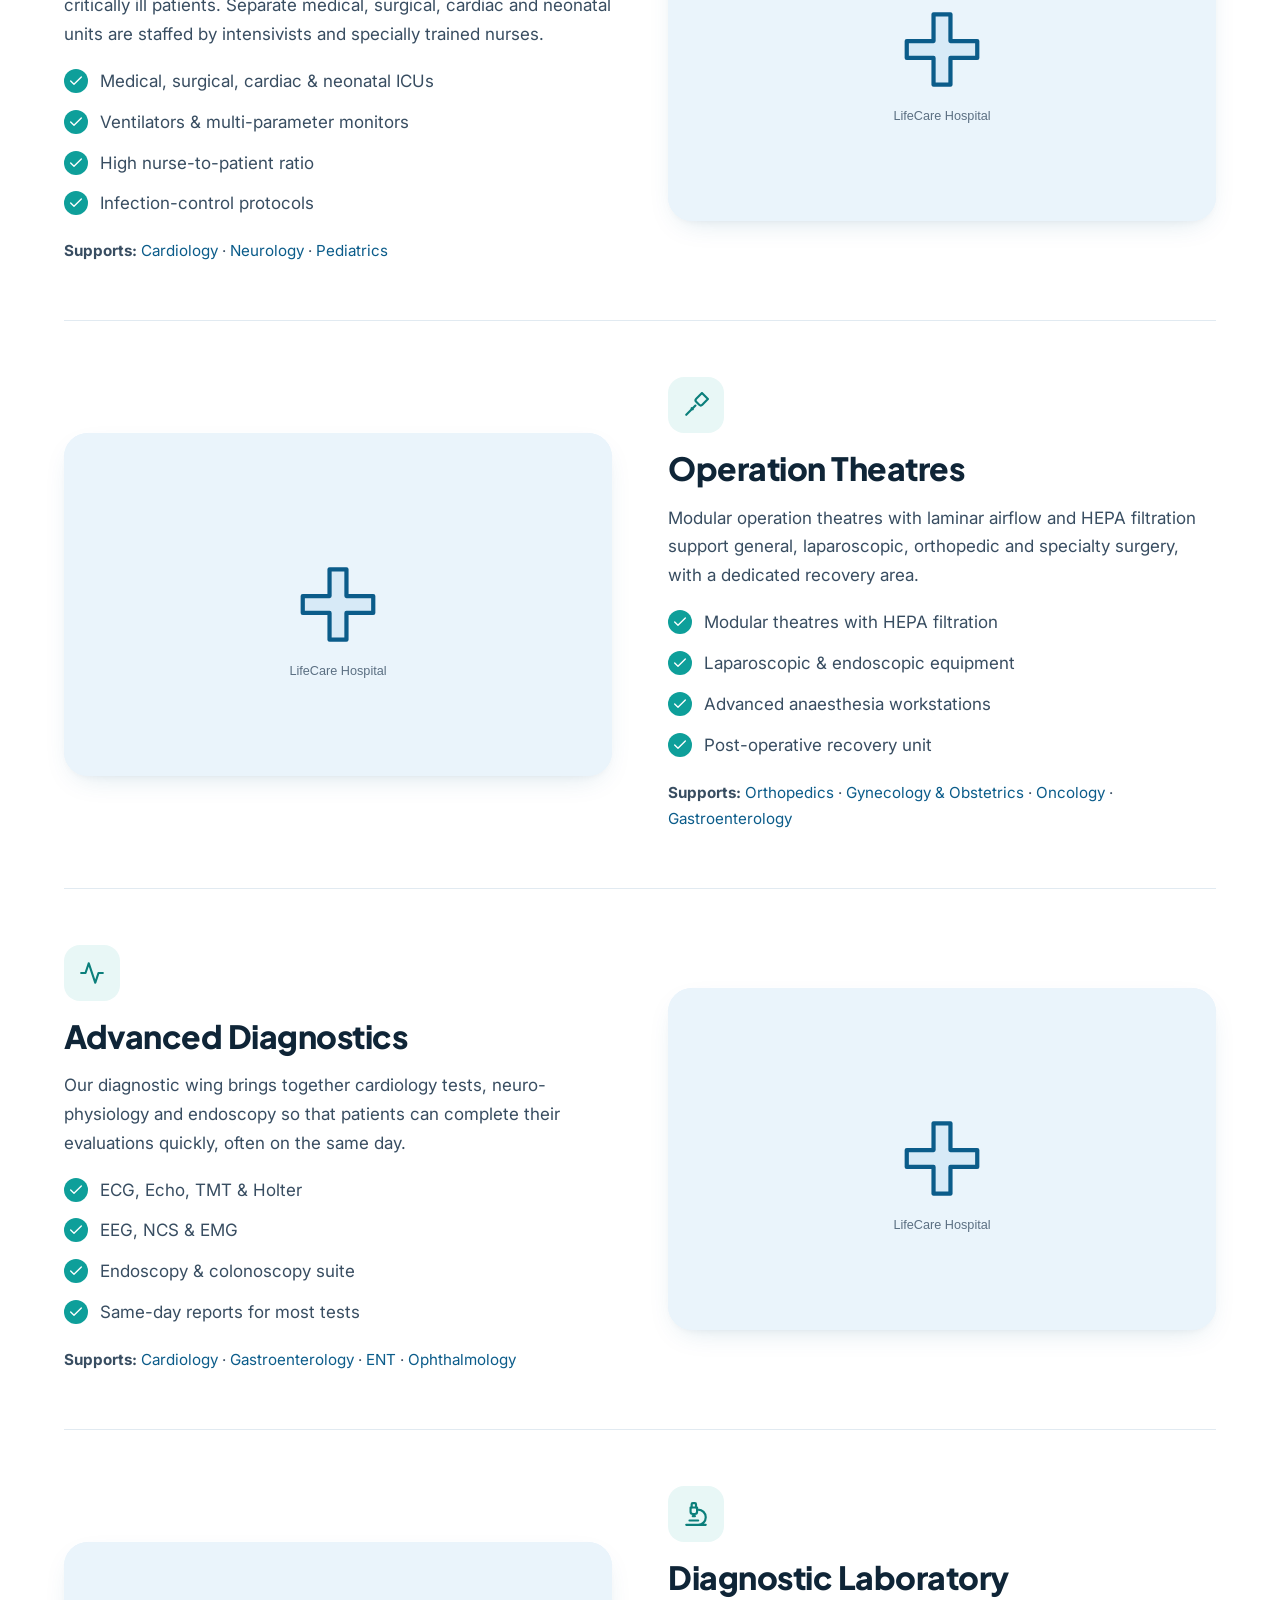
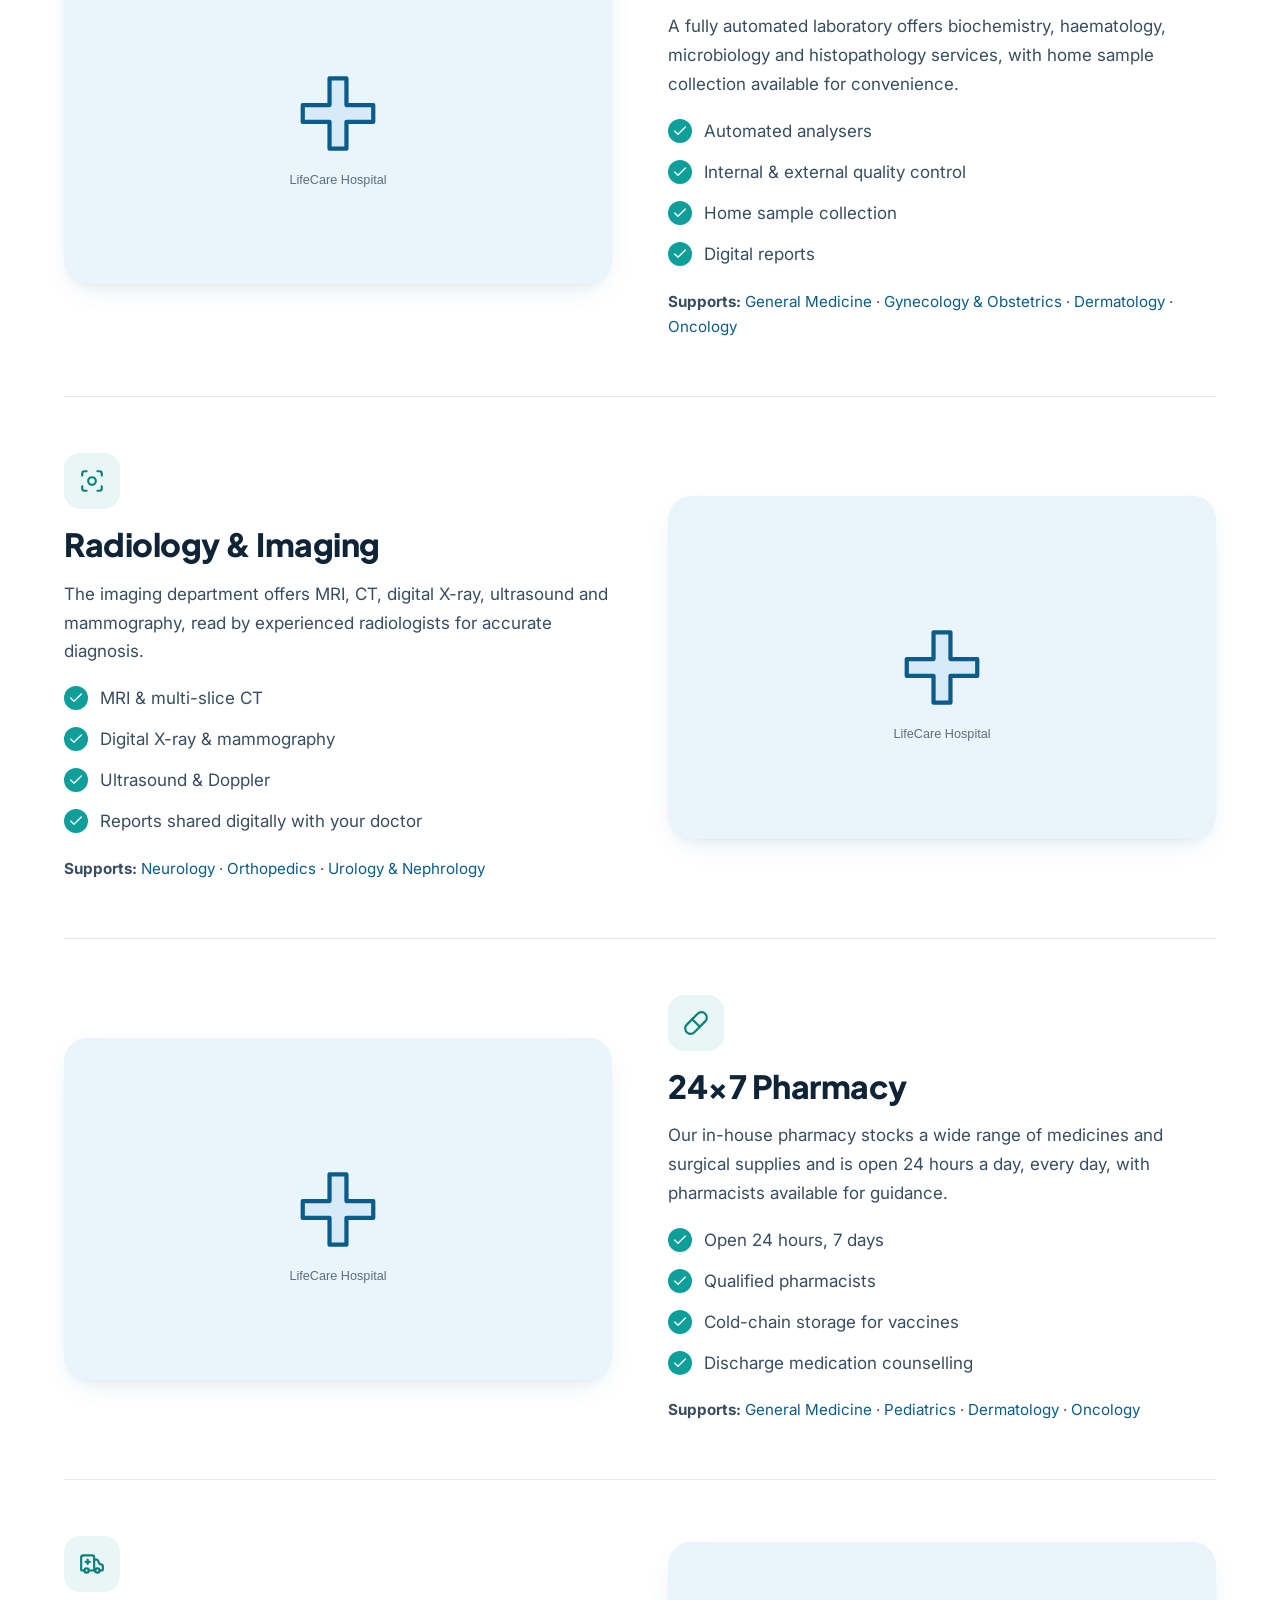
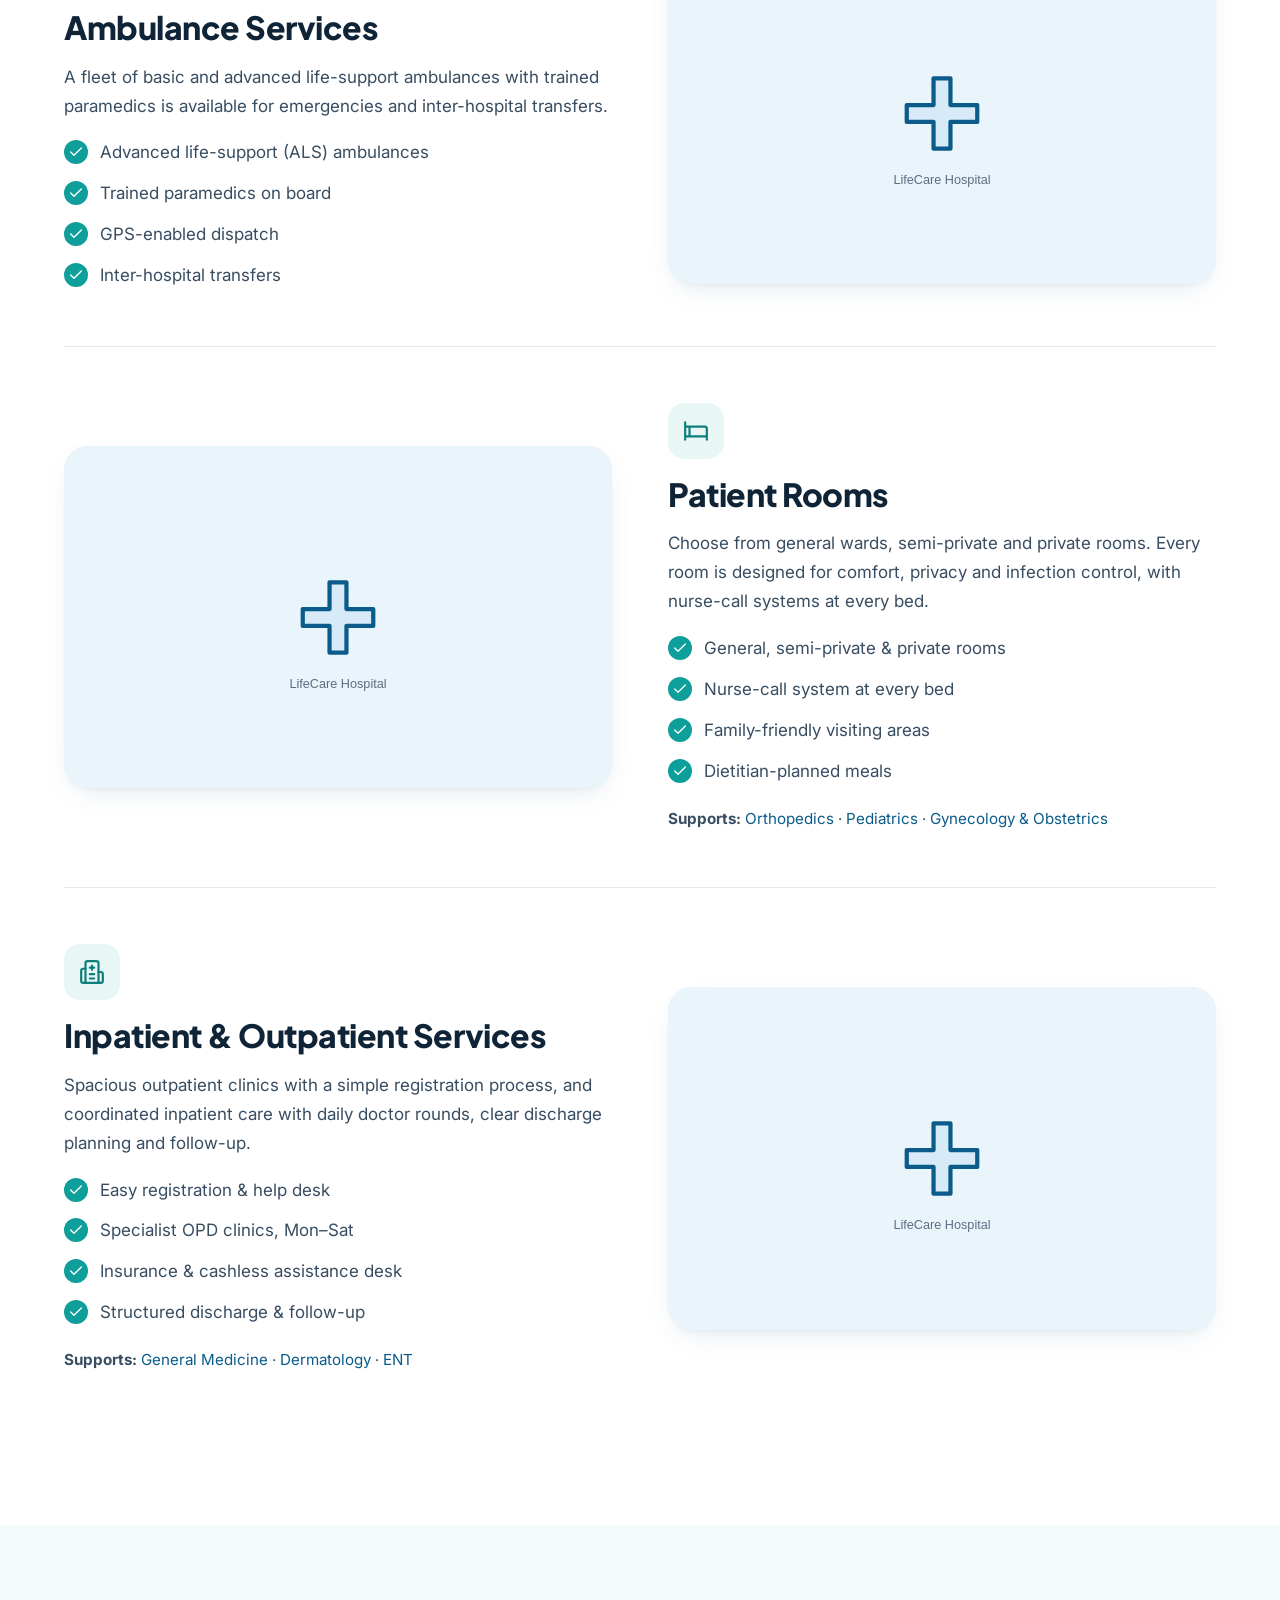
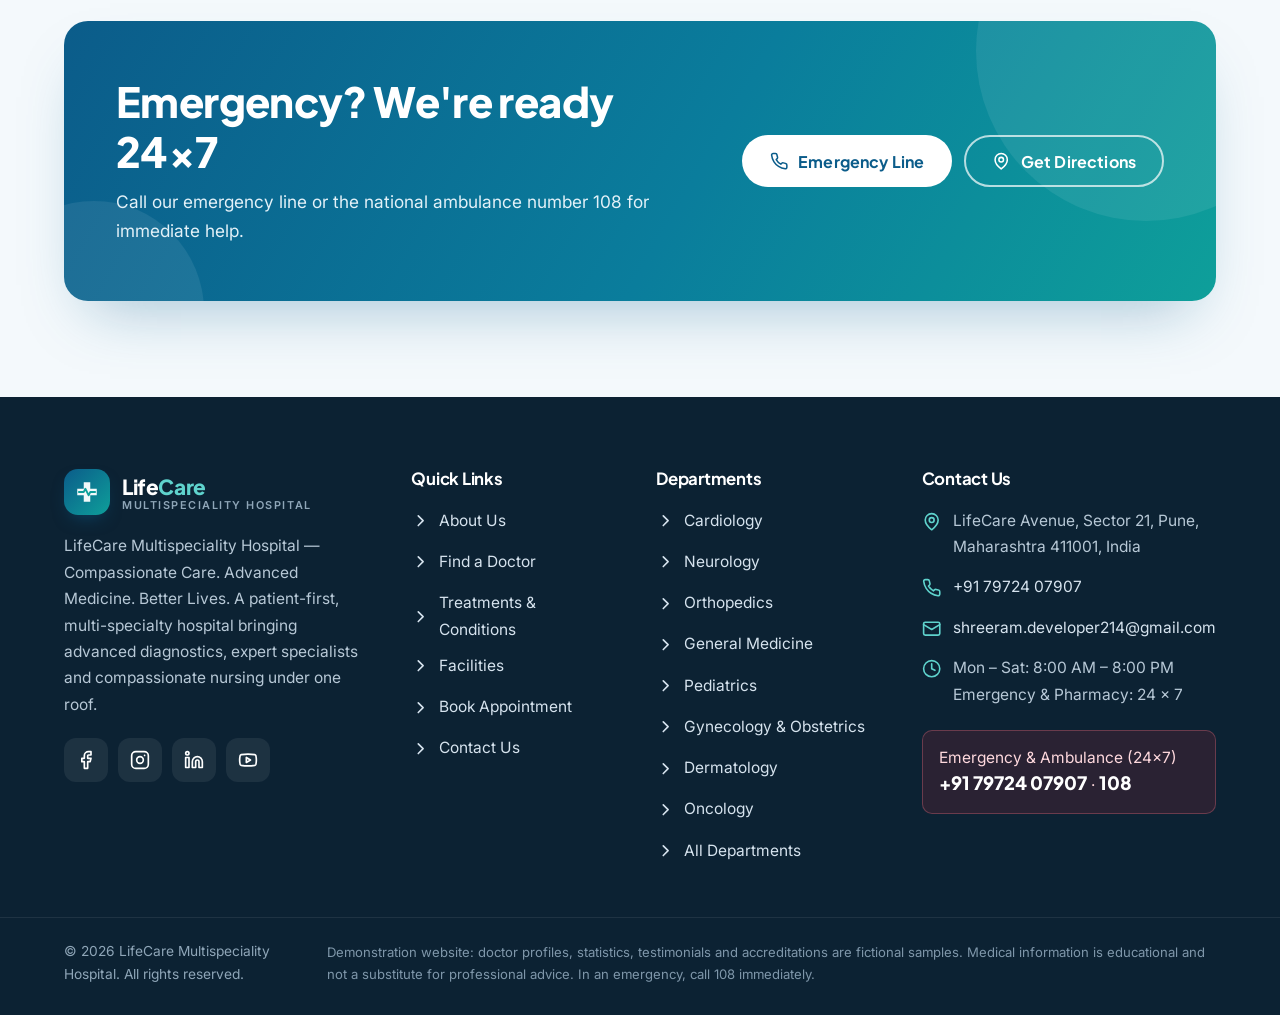
<file: facilities.html>
<!DOCTYPE html>
<html lang="en" class="no-js">
<head>
  <meta charset="UTF-8">
  <meta name="viewport" content="width=device-width, initial-scale=1">
  <title>Hospital Facilities | LifeCare Multispeciality Hospital</title>
  <meta name="description" content="Explore LifeCare's infrastructure — 24×7 emergency, ICU, modular operation theatres, advanced diagnostics, laboratory, radiology, pharmacy, ambulance and patient rooms.">
  <meta name="theme-color" content="#0b5c8a">
  <meta property="og:title" content="Facilities — LifeCare Multispeciality Hospital">
  <link rel="icon" href="assets/icons/favicon.svg" type="image/svg+xml">
  <link rel="preconnect" href="https://fonts.googleapis.com">
  <link rel="preconnect" href="https://fonts.gstatic.com" crossorigin>
  <link rel="preconnect" href="https://images.unsplash.com">
  <link href="https://fonts.googleapis.com/css2?family=Inter:wght@400;500;600;700&family=Plus+Jakarta+Sans:wght@600;700;800&display=swap" rel="stylesheet">
  <link rel="stylesheet" href="css/style.css">
  <link rel="stylesheet" href="css/responsive.css">
  <link rel="stylesheet" href="css/animations.css">
</head>
<body data-page="facilities">
  <a class="skip-link" href="#main">Skip to main content</a>
  <div id="site-header"></div>

  <main id="main">
    <section class="page-hero">
      <div class="container page-hero__grid">
        <div class="reveal">
          <ol class="breadcrumb"><li><a href="index.html">Home</a></li><li aria-current="page">Facilities</li></ol>
          <span class="eyebrow">Hospital Infrastructure</span>
          <h1>World-class facilities, designed around patients</h1>
          <p>From emergency response to recovery, LifeCare's infrastructure supports safe, fast and comfortable care at every step.</p>
        </div>
        <div class="page-hero__media reveal reveal--right">
          <img src="https://images.unsplash.com/photo-1538108149393-fbbd81895907?auto=format&fit=crop&w=900&h=650&q=72" alt="Clean, modern hospital ward" width="900" height="650">
        </div>
      </div>
    </section>

    <!-- Quick jump links -->
    <section class="section" style="padding-bottom:0">
      <div class="container">
        <nav class="chips reveal" aria-label="Jump to facility" id="facility-jump">
          <a class="chip" href="#emergency">Emergency</a>
          <a class="chip" href="#icu">ICU</a>
          <a class="chip" href="#operation-theatres">Operation Theatres</a>
          <a class="chip" href="#diagnostics">Diagnostics</a>
          <a class="chip" href="#laboratory">Laboratory</a>
          <a class="chip" href="#radiology">Radiology</a>
          <a class="chip" href="#pharmacy">Pharmacy</a>
          <a class="chip" href="#ambulance">Ambulance</a>
          <a class="chip" href="#patient-rooms">Patient Rooms</a>
          <a class="chip" href="#opd-ipd">OPD &amp; IPD</a>
        </nav>
      </div>
    </section>

    <section class="section" style="padding-top:24px">
      <div class="container" id="facility-list"></div>
    </section>

    <section class="section section--soft">
      <div class="container">
        <div class="cta-band reveal reveal--zoom">
          <div class="cta-band__inner">
            <div><h2>Emergency? We're ready 24×7</h2><p>Call our emergency line or the national ambulance number 108 for immediate help.</p></div>
            <div class="cta-band__actions">
              <a data-site-link="emergency" href="tel:+917972407907" class="btn btn--white"><i data-icon="phone"></i>Emergency Line</a>
              <a href="contact.html" class="btn btn--outline"><i data-icon="pin"></i>Get Directions</a>
            </div>
          </div>
        </div>
      </div>
    </section>
  </main>

  <div id="site-footer"></div>
  <script src="js/main.js"></script>
  <script src="js/departments.js"></script>
</body>
</html>
</file>
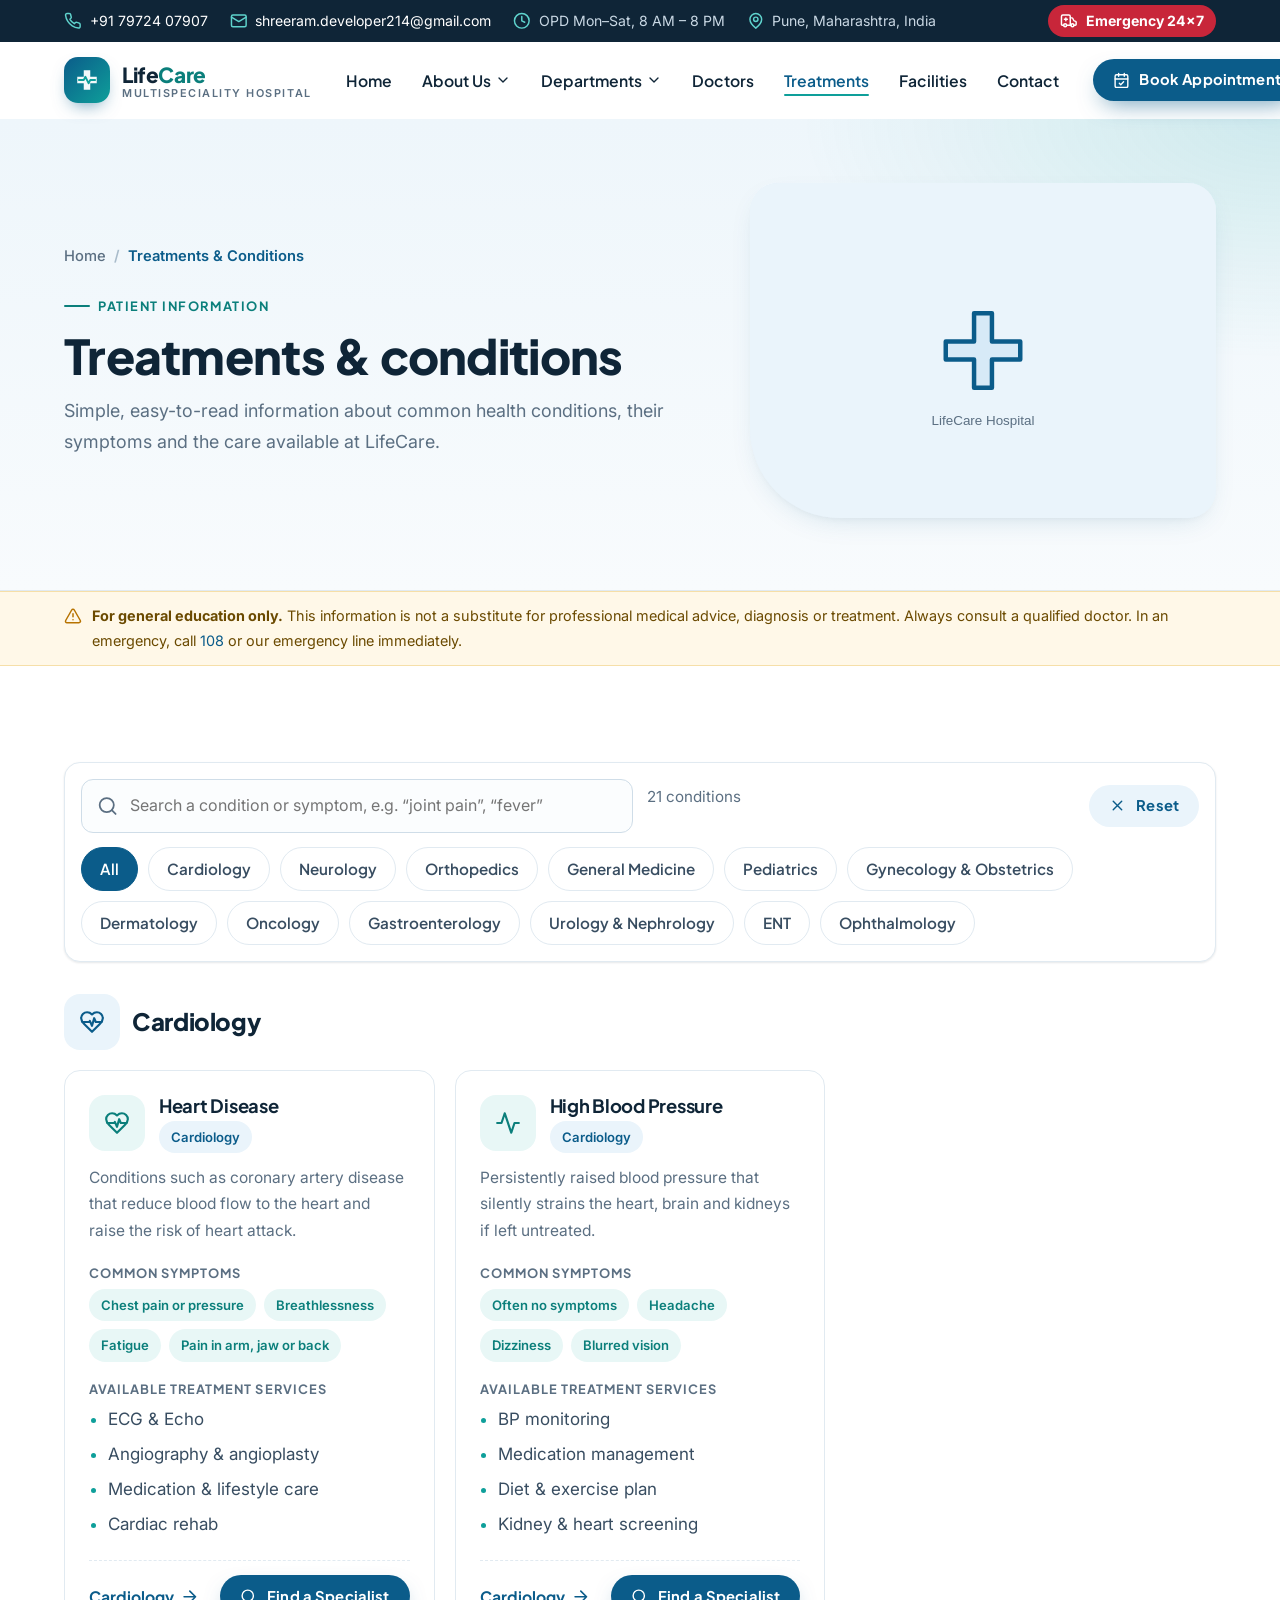
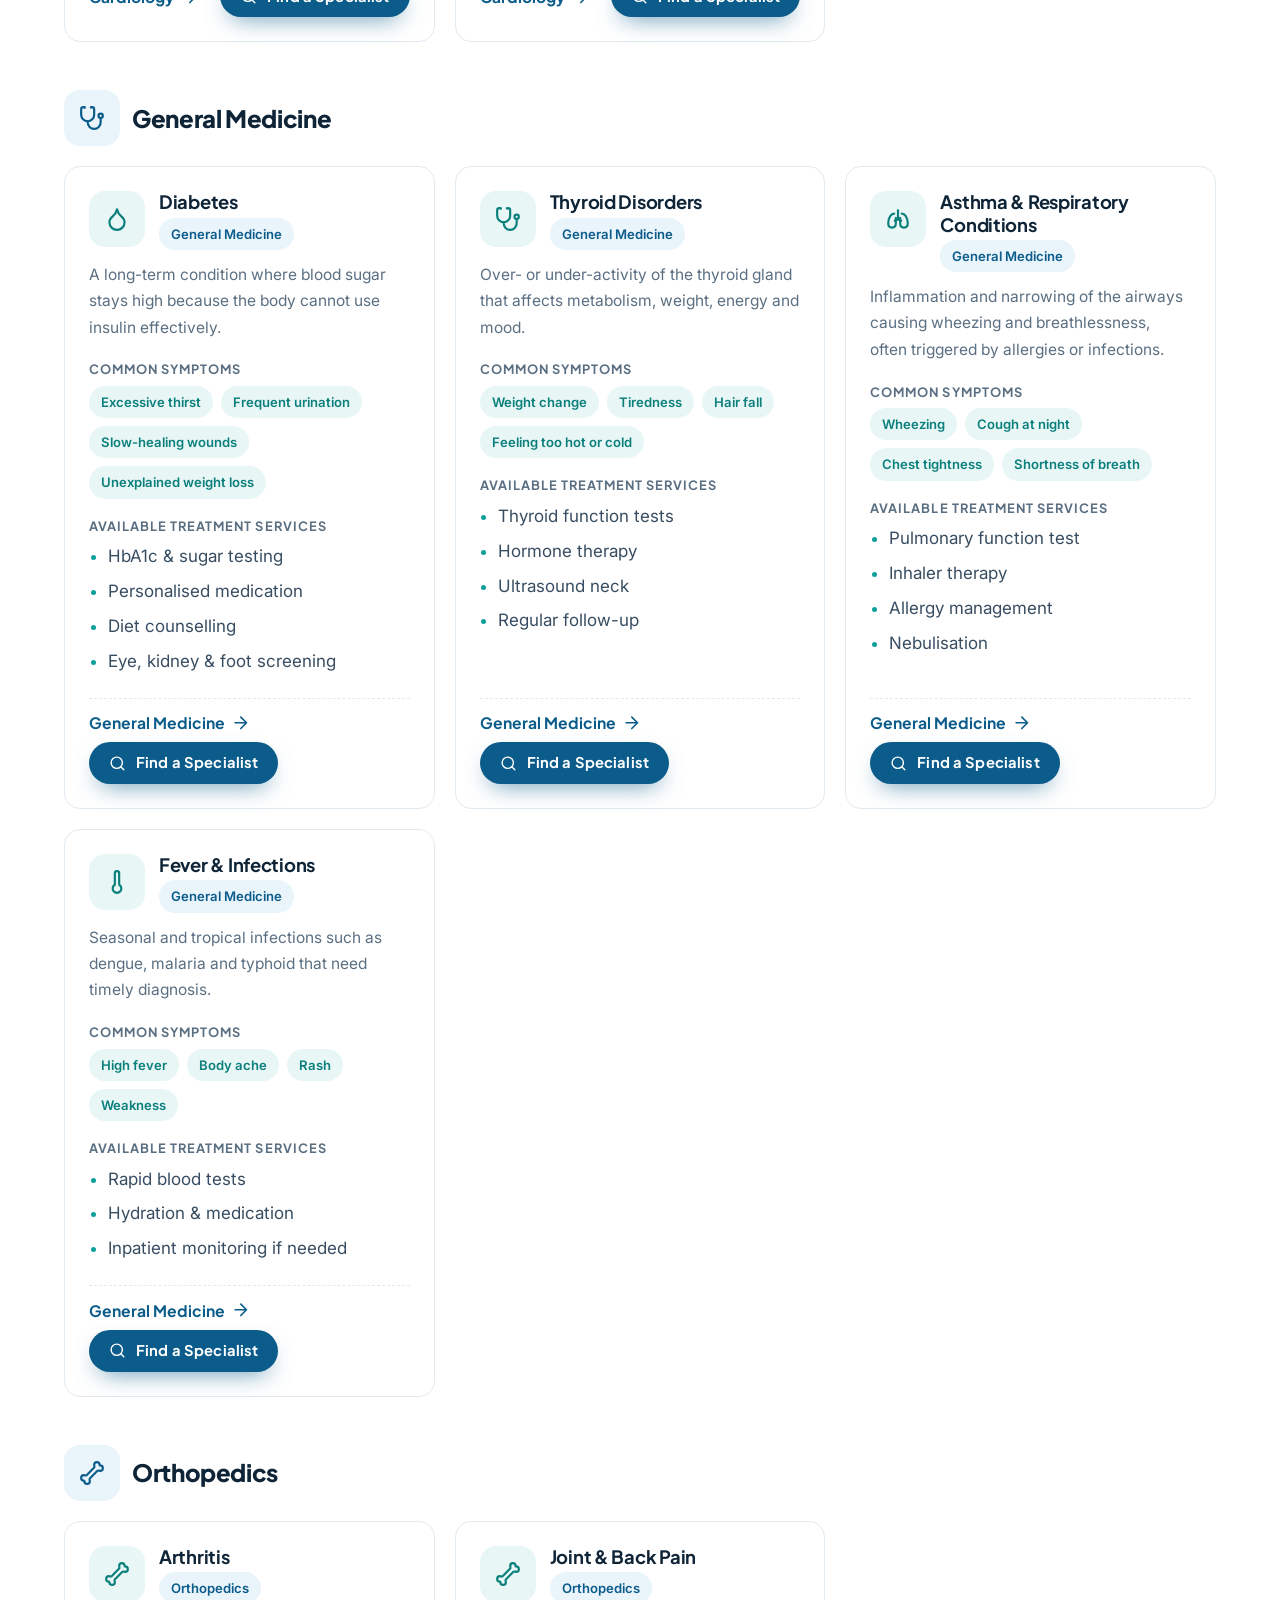
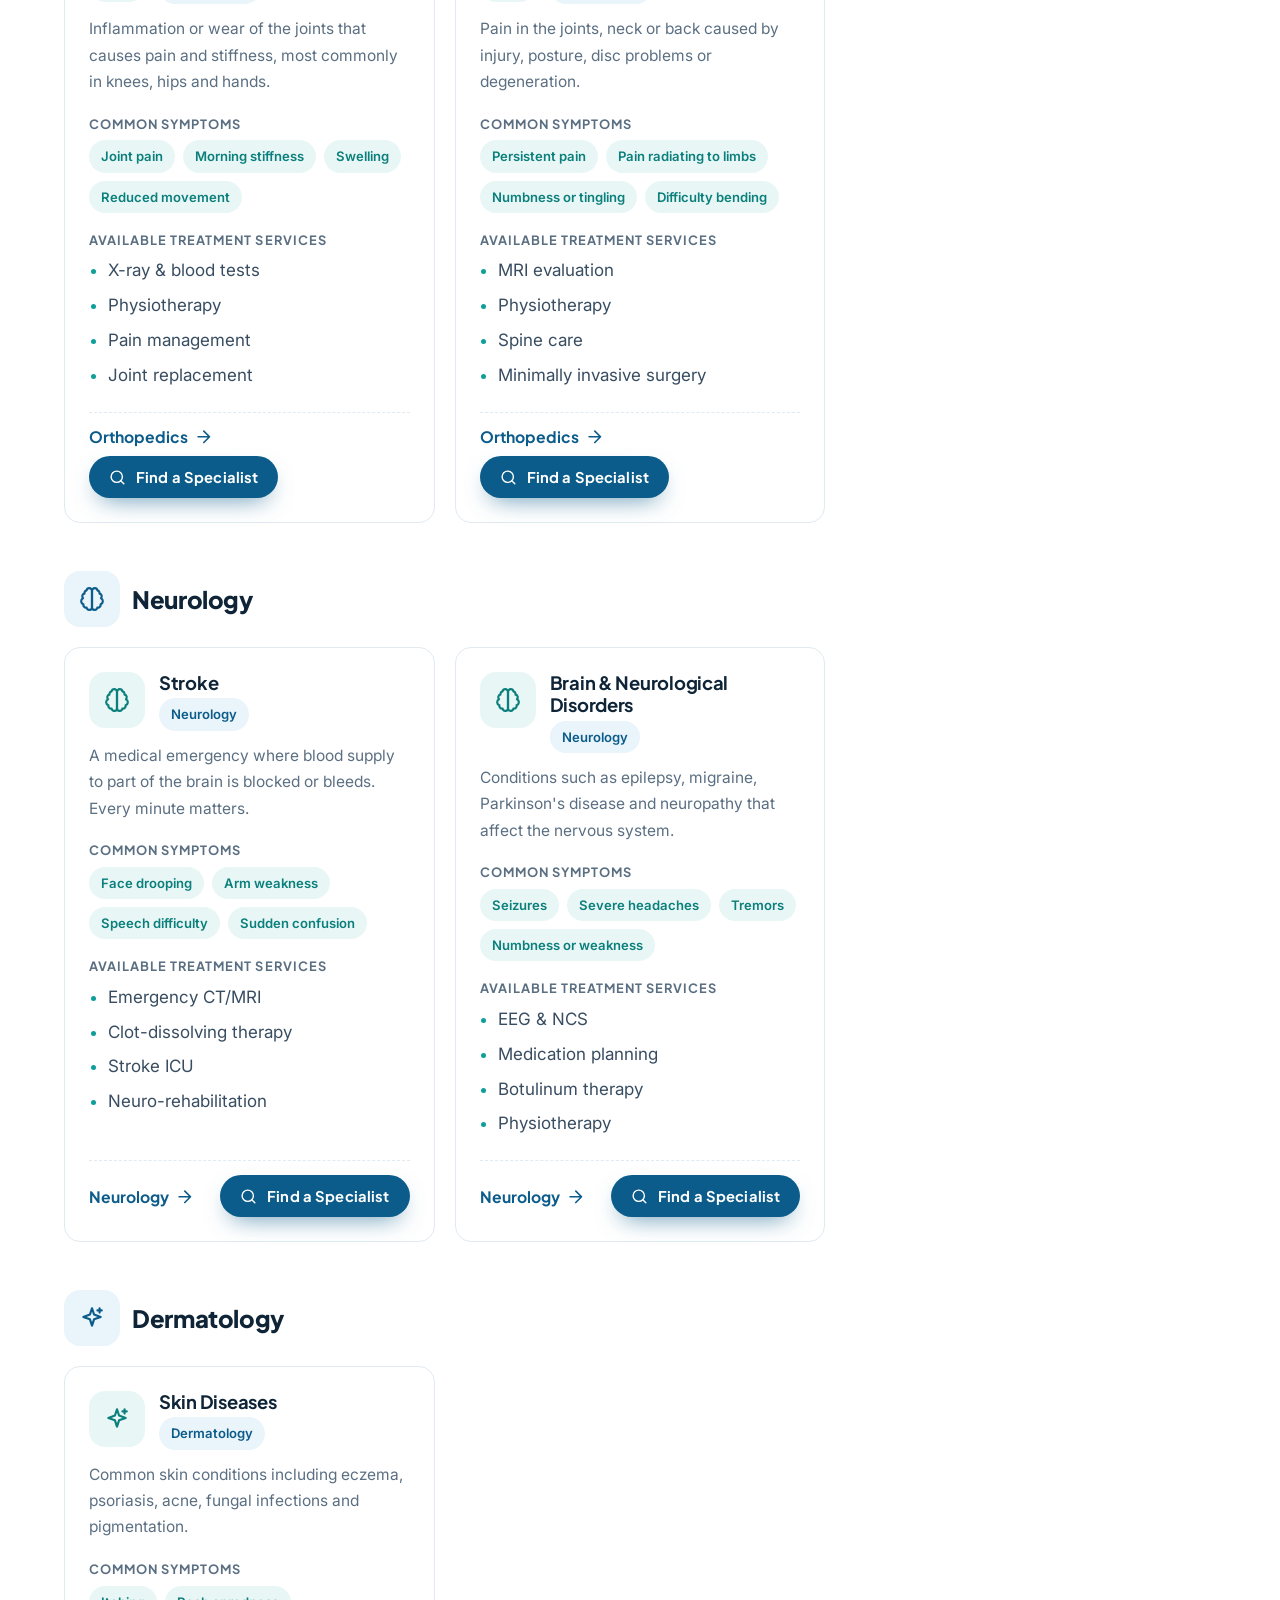
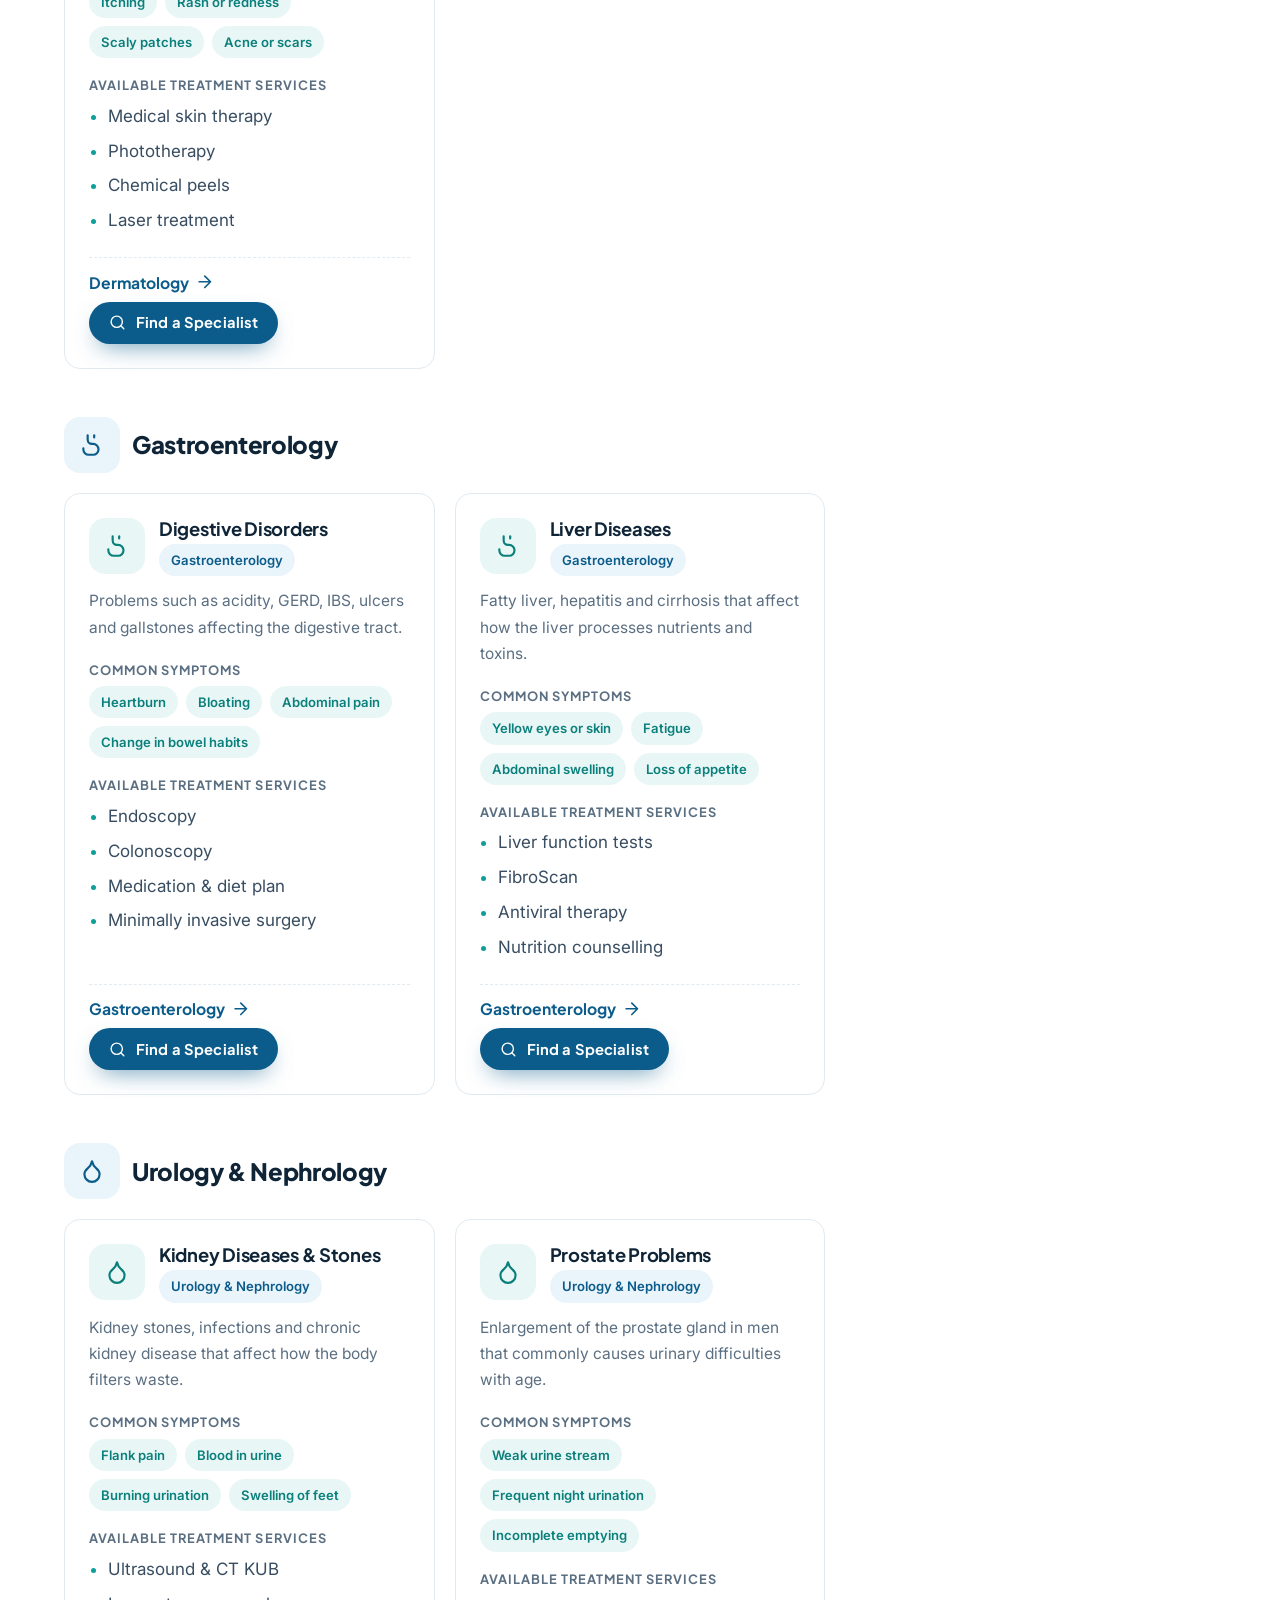
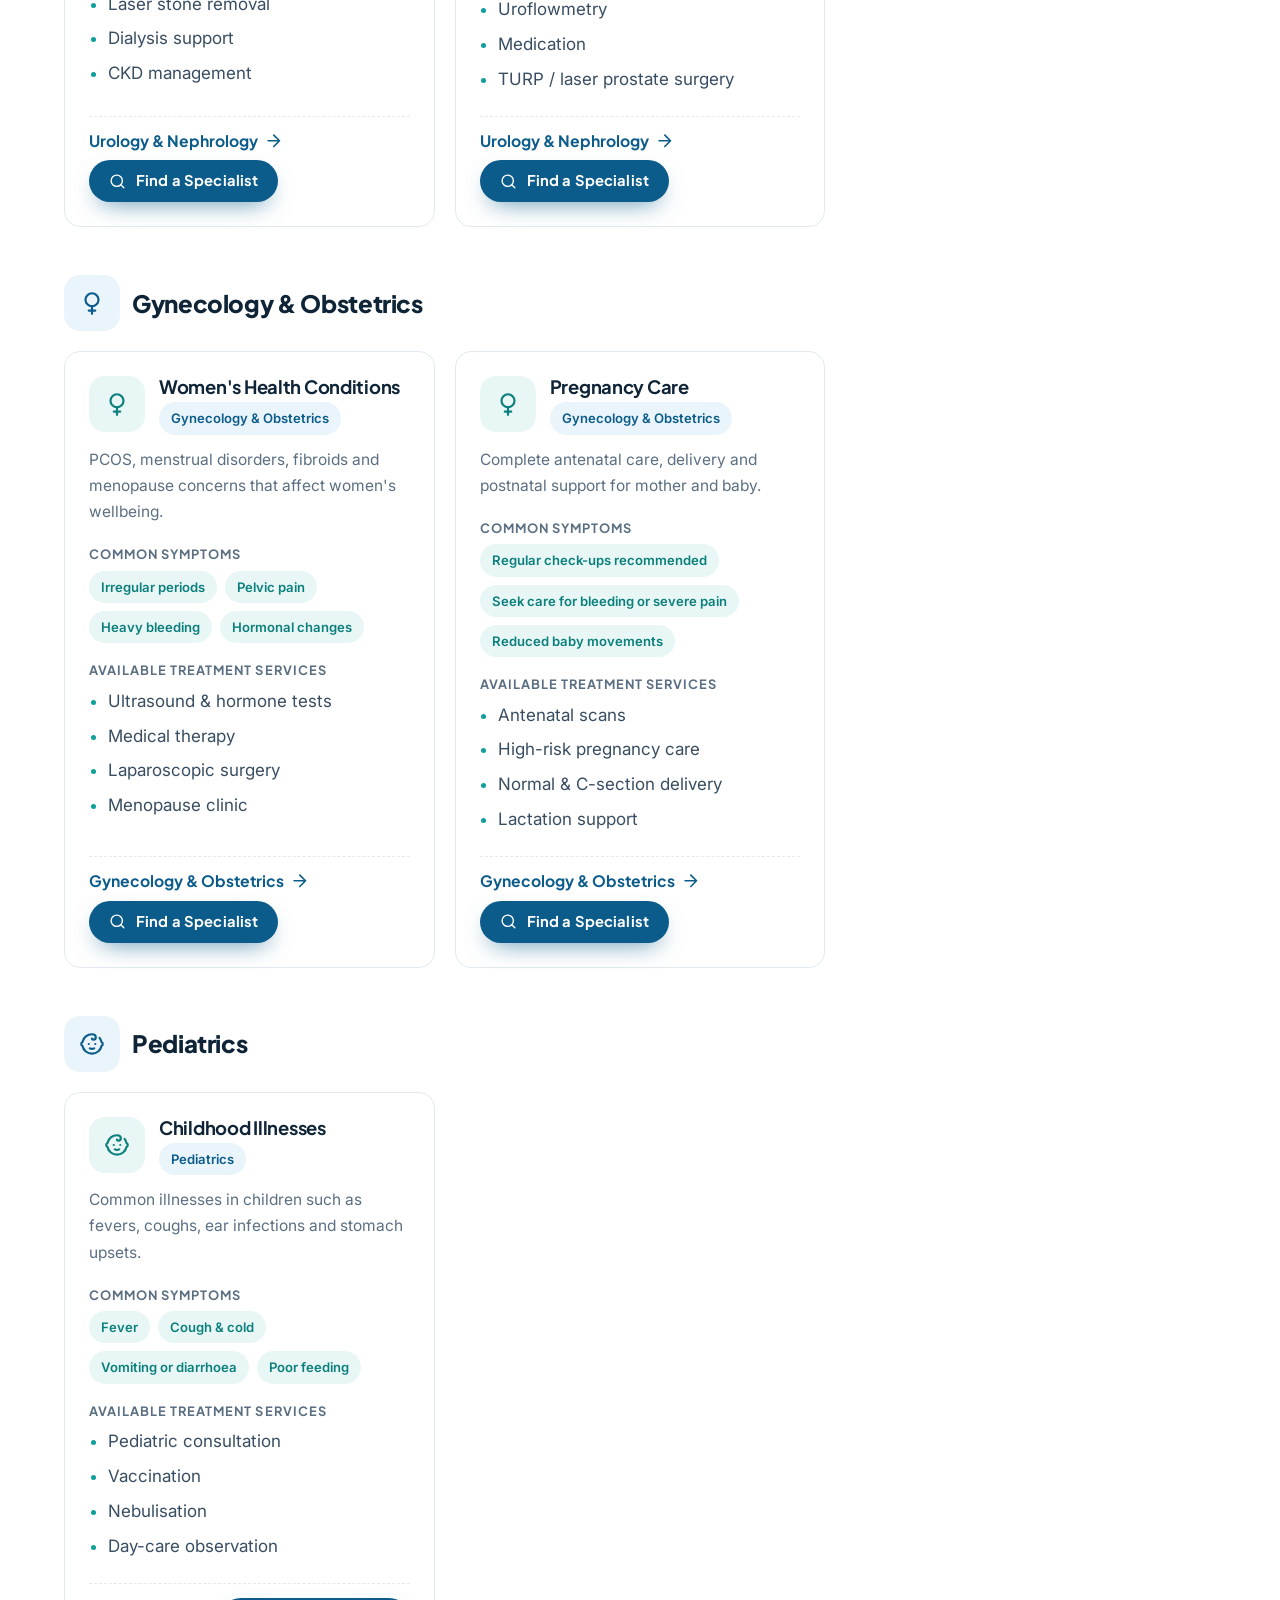
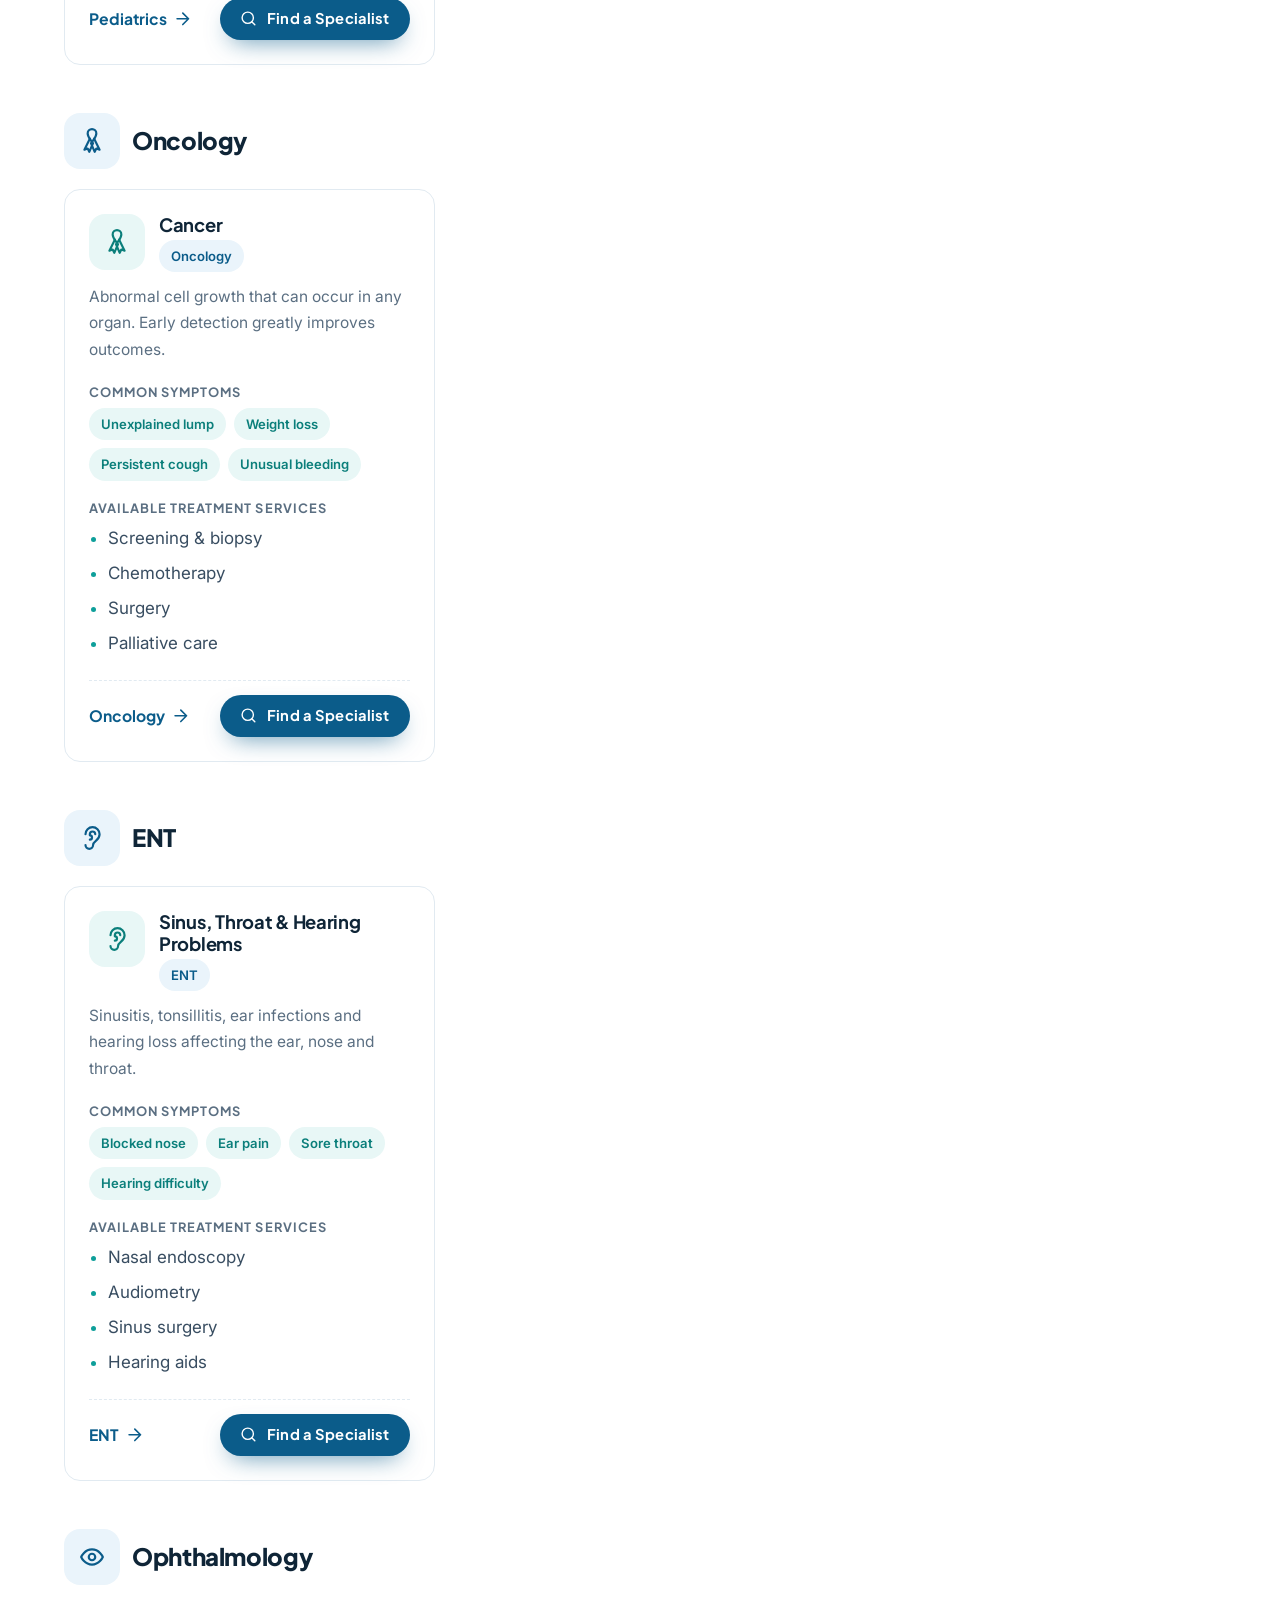
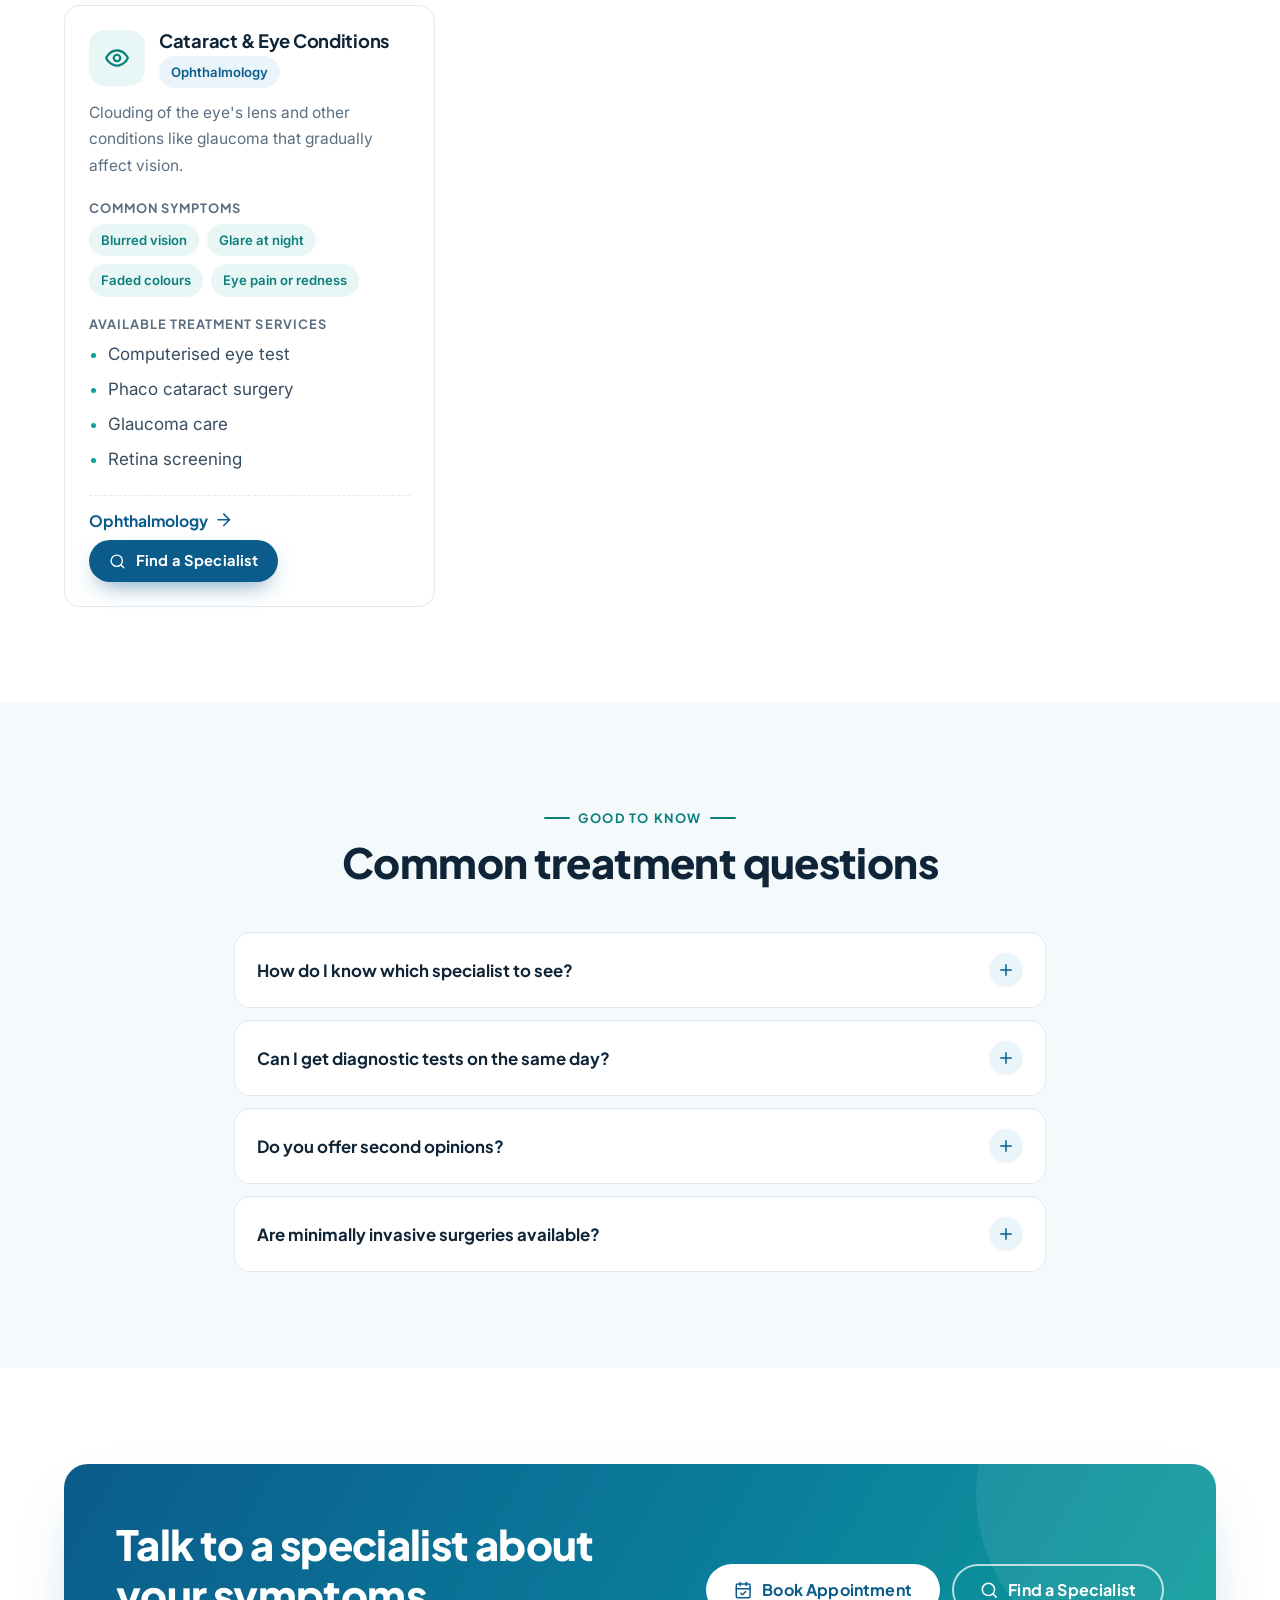
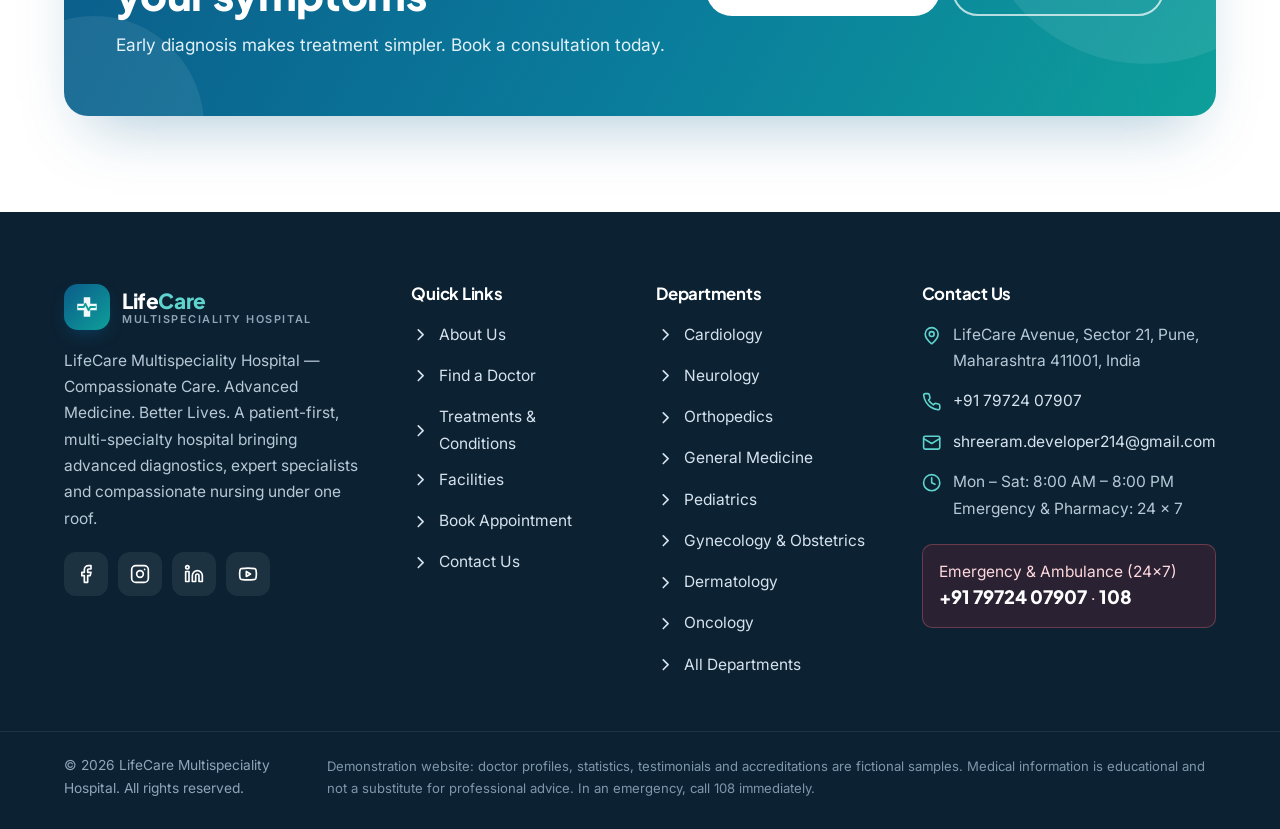
<file: treatments.html>
<!DOCTYPE html>
<html lang="en" class="no-js">
<head>
  <meta charset="UTF-8">
  <meta name="viewport" content="width=device-width, initial-scale=1">
  <title>Treatments &amp; Conditions | LifeCare Multispeciality Hospital</title>
  <meta name="description" content="Patient-friendly guide to conditions treated at LifeCare — heart disease, diabetes, high blood pressure, arthritis, neurological, skin, digestive, kidney, women's and children's health.">
  <meta name="theme-color" content="#0b5c8a">
  <meta property="og:title" content="Treatments & Conditions — LifeCare Multispeciality Hospital">
  <link rel="icon" href="assets/icons/favicon.svg" type="image/svg+xml">
  <link rel="preconnect" href="https://fonts.googleapis.com">
  <link rel="preconnect" href="https://fonts.gstatic.com" crossorigin>
  <link rel="preconnect" href="https://images.unsplash.com">
  <link href="https://fonts.googleapis.com/css2?family=Inter:wght@400;500;600;700&family=Plus+Jakarta+Sans:wght@600;700;800&display=swap" rel="stylesheet">
  <link rel="stylesheet" href="css/style.css">
  <link rel="stylesheet" href="css/responsive.css">
  <link rel="stylesheet" href="css/animations.css">
</head>
<body data-page="treatments">
  <a class="skip-link" href="#main">Skip to main content</a>
  <div id="site-header"></div>

  <main id="main">
    <section class="page-hero">
      <div class="container page-hero__grid">
        <div class="reveal">
          <ol class="breadcrumb"><li><a href="index.html">Home</a></li><li aria-current="page">Treatments &amp; Conditions</li></ol>
          <span class="eyebrow">Patient Information</span>
          <h1>Treatments &amp; conditions</h1>
          <p>Simple, easy-to-read information about common health conditions, their symptoms and the care available at LifeCare.</p>
        </div>
        <div class="page-hero__media reveal reveal--right">
          <img src="https://images.unsplash.com/photo-1576091160399-112ba8d25d1d?auto=format&fit=crop&w=900&h=650&q=72" alt="Doctor reviewing health information on a tablet" width="900" height="650">
        </div>
      </div>
    </section>

    <div class="disclaimer-strip" role="note">
      <div class="container"><i data-icon="alert"></i><span><strong>For general education only.</strong> This information is not a substitute for professional medical advice, diagnosis or treatment. Always consult a qualified doctor. In an emergency, call <a data-site-link="ambulance" href="tel:108">108</a> or our emergency line immediately.</span></div>
    </div>

    <section class="section">
      <div class="container">
        <div class="toolbar reveal" role="search">
          <div class="search-field">
            <i data-icon="search"></i>
            <label for="condition-search" class="sr-only">Search conditions or symptoms</label>
            <input id="condition-search" class="input" type="search" placeholder="Search a condition or symptom, e.g. “joint pain”, “fever”" autocomplete="off">
          </div>
          <div style="display:flex;justify-content:space-between;align-items:center;gap:12px;flex-wrap:wrap">
            <p id="condition-meta" class="results-meta mb-0" aria-live="polite"></p>
            <button type="button" class="btn btn--ghost btn--sm" id="condition-reset"><i data-icon="x"></i>Reset</button>
          </div>
          <div class="chips" id="condition-filters" role="group" aria-label="Filter by department"></div>
        </div>
        <div id="condition-list"></div>
      </div>
    </section>

    <section class="section section--soft" aria-labelledby="tfaq">
      <div class="container" style="max-width:860px">
        <div class="section-head center reveal">
          <span class="eyebrow">Good to Know</span>
          <h2 id="tfaq">Common treatment questions</h2>
        </div>
        <div class="accordion reveal">
          <div class="accordion__item">
            <button class="accordion__btn" type="button">How do I know which specialist to see?<span class="accordion__icon"><i data-icon="plus"></i></span></button>
            <div class="accordion__panel"><div><p>If you're unsure, start with a General Medicine consultation. Our physicians will examine you and refer you to the right specialist if needed. You can also call our help desk for guidance.</p></div></div>
          </div>
          <div class="accordion__item">
            <button class="accordion__btn" type="button">Can I get diagnostic tests on the same day?<span class="accordion__icon"><i data-icon="plus"></i></span></button>
            <div class="accordion__panel"><div><p>Most blood tests, X-rays, ECGs and ultrasounds can be done on the day of your consultation. Some scans like MRI may need a scheduled slot.</p></div></div>
          </div>
          <div class="accordion__item">
            <button class="accordion__btn" type="button">Do you offer second opinions?<span class="accordion__icon"><i data-icon="plus"></i></span></button>
            <div class="accordion__panel"><div><p>Yes. Bring your previous reports and imaging, and our specialists will review your diagnosis and treatment plan with you.</p></div></div>
          </div>
          <div class="accordion__item">
            <button class="accordion__btn" type="button">Are minimally invasive surgeries available?<span class="accordion__icon"><i data-icon="plus"></i></span></button>
            <div class="accordion__panel"><div><p>Many procedures — including laparoscopic, arthroscopic, endoscopic and laser surgeries — are performed with smaller incisions for faster recovery. Your surgeon will advise whether it suits you.</p></div></div>
          </div>
        </div>
      </div>
    </section>

    <section class="section">
      <div class="container">
        <div class="cta-band reveal reveal--zoom">
          <div class="cta-band__inner">
            <div><h2>Talk to a specialist about your symptoms</h2><p>Early diagnosis makes treatment simpler. Book a consultation today.</p></div>
            <div class="cta-band__actions">
              <a href="appointment.html" class="btn btn--white"><i data-icon="calendarCheck"></i>Book Appointment</a>
              <a href="doctors.html" class="btn btn--outline"><i data-icon="search"></i>Find a Specialist</a>
            </div>
          </div>
        </div>
      </div>
    </section>
  </main>

  <div id="site-footer"></div>
  <script src="js/main.js"></script>
  <script src="js/departments.js"></script>
  <script src="js/treatments.js"></script>
</body>
</html>
</file>
<file: css/style.css>
/* =========================================================================
   LifeCare Multispeciality Hospital — Core Stylesheet
   -------------------------------------------------------------------------
   Mobile-first base styles shared by every page.
   - Design tokens (colours, type, spacing) live in :root — change the
     brand palette here and it updates across the whole site.
   - Larger-screen layouts are in responsive.css
   - Motion / scroll animations are in animations.css
   ========================================================================= */

/* ---------- 1. Design tokens ---------- */
:root {
  /* Brand palette */
  --primary: #0b5c8a;          /* deep medical blue */
  --primary-600: #094b72;
  --primary-50: #eaf4fb;
  --accent: #0e9f9a;           /* healing teal */
  --accent-600: #0b7f7b;
  --accent-50: #e8f7f6;
  --danger: #c8263a;           /* emergency red (used sparingly) */
  --danger-50: #fdeef0;
  --gold: #f5a524;

  /* Neutrals */
  --ink: #0f2537;              /* headings */
  --text: #384d61;             /* body copy */
  --muted: #5b6f82;            /* secondary copy (AA on white) */
  --border: #e1eaf1;
  --bg: #ffffff;
  --bg-soft: #f4f9fc;
  --bg-tint: linear-gradient(180deg, #f2f8fc 0%, #ffffff 100%);

  /* Type */
  --font-head: "Plus Jakarta Sans", "Segoe UI", system-ui, sans-serif;
  --font-body: "Inter", "Segoe UI", system-ui, -apple-system, sans-serif;

  /* Shape & depth */
  --radius-sm: 10px;
  --radius: 16px;
  --radius-lg: 24px;
  --shadow-sm: 0 1px 2px rgba(15, 37, 55, .06), 0 1px 3px rgba(15, 37, 55, .05);
  --shadow: 0 10px 30px -12px rgba(11, 92, 138, .18), 0 4px 10px -6px rgba(15, 37, 55, .08);
  --shadow-lg: 0 30px 60px -25px rgba(11, 92, 138, .35);

  /* Layout */
  --container: 1200px;
  --gutter: 20px;
  --header-h: 76px;
  --section-y: 72px;
}

/* ---------- 2. Reset & base ---------- */
*, *::before, *::after { box-sizing: border-box; }
html { scroll-behavior: smooth; -webkit-text-size-adjust: 100%; scroll-padding-top: calc(var(--header-h) + 16px); }
body {
  margin: 0;
  font-family: var(--font-body);
  font-size: 1.0625rem;          /* 17px — comfortable for all ages */
  line-height: 1.7;
  color: var(--text);
  background: var(--bg);
  -webkit-font-smoothing: antialiased;
  text-rendering: optimizeLegibility;
}
img { max-width: 100%; height: auto; display: block; }
a { color: var(--primary); text-decoration: none; transition: color .2s; }
a:hover { color: var(--accent-600); }
h1, h2, h3, h4, h5 { font-family: var(--font-head); color: var(--ink); line-height: 1.2; margin: 0 0 .5em; letter-spacing: -.015em; }
h1 { font-size: clamp(2.1rem, 5vw, 3.6rem); font-weight: 800; }
h2 { font-size: clamp(1.75rem, 3.5vw, 2.6rem); font-weight: 800; }
h3 { font-size: 1.25rem; font-weight: 700; }
h4 { font-size: 1.05rem; font-weight: 700; }
p { margin: 0 0 1em; }
ul { padding-left: 1.2em; }
button, input, select, textarea { font: inherit; color: inherit; }
:focus-visible { outline: 3px solid var(--accent); outline-offset: 3px; border-radius: 6px; }
::selection { background: var(--accent); color: #fff; }

.skip-link {
  position: absolute; left: 12px; top: -60px; z-index: 1000;
  background: var(--primary); color: #fff; padding: 10px 16px; border-radius: 8px;
}
.skip-link:focus { top: 12px; color: #fff; }
[hidden] { display: none !important; }
.sr-only { position: absolute; width: 1px; height: 1px; overflow: hidden; clip: rect(0 0 0 0); white-space: nowrap; }

/* SVG icon wrapper (icons are injected by main.js) */
.ico { width: 1.25em; height: 1.25em; display: inline-block; flex-shrink: 0; vertical-align: -.2em; }
.ico svg { width: 100%; height: 100%; display: block; }

/* ---------- 3. Layout helpers ---------- */
.container { width: 100%; max-width: var(--container); margin: 0 auto; padding: 0 var(--gutter); }
.section { padding: var(--section-y) 0; position: relative; }
.section--soft { background: var(--bg-soft); }
.section--tint { background: var(--bg-tint); }
.grid { display: grid; gap: 24px; }
.stack > * + * { margin-top: 1rem; }
.text-center { text-align: center; }
.mt-0 { margin-top: 0; } .mb-0 { margin-bottom: 0; }

.section-head { max-width: 720px; margin-bottom: 44px; }
.section-head.center { margin-left: auto; margin-right: auto; text-align: center; }
.section-head p { font-size: 1.1rem; color: var(--muted); }
.section-head--split { max-width: none; display: flex; flex-direction: column; gap: 16px; }

.eyebrow {
  display: inline-flex; align-items: center; gap: 8px;
  font: 700 .8rem/1 var(--font-head); letter-spacing: .12em; text-transform: uppercase;
  color: var(--accent-600); margin-bottom: 14px;
}
.eyebrow::before { content: ""; width: 26px; height: 2px; background: currentColor; border-radius: 2px; }
.center .eyebrow::after { content: ""; width: 26px; height: 2px; background: currentColor; border-radius: 2px; }
.lead { font-size: 1.15rem; color: var(--muted); }
.highlight { color: var(--accent-600); }

/* ---------- 4. Buttons ---------- */
.btn {
  display: inline-flex; align-items: center; justify-content: center; gap: 10px;
  min-height: 52px; padding: 12px 26px;
  font: 700 1rem/1.2 var(--font-head); letter-spacing: .01em;
  border-radius: 999px; border: 2px solid transparent; cursor: pointer;
  transition: transform .2s, box-shadow .2s, background-color .2s, color .2s, border-color .2s;
  text-align: center; white-space: nowrap;
}
.btn:hover { transform: translateY(-2px); }
.btn:active { transform: translateY(0); }
.btn--primary { background: var(--primary); color: #fff; box-shadow: 0 10px 24px -10px rgba(11, 92, 138, .7); }
.btn--primary:hover { background: var(--primary-600); color: #fff; }
.btn--accent { background: var(--accent); color: #fff; box-shadow: 0 10px 24px -10px rgba(14, 159, 154, .7); }
.btn--accent:hover { background: var(--accent-600); color: #fff; }
.btn--outline { border-color: var(--primary); color: var(--primary); background: #fff; }
.btn--outline:hover { background: var(--primary); color: #fff; }
.btn--ghost { background: var(--primary-50); color: var(--primary); }
.btn--ghost:hover { background: #d7eaf7; color: var(--primary-600); }
.btn--white { background: #fff; color: var(--primary); }
.btn--white:hover { color: var(--accent-600); }
.btn--danger { background: var(--danger); color: #fff; box-shadow: 0 10px 24px -10px rgba(200, 38, 58, .6); }
.btn--danger:hover { background: #a91d30; color: #fff; }
.btn--sm { min-height: 42px; padding: 8px 18px; font-size: .92rem; }
.btn--block { width: 100%; }
.btn .ico { width: 1.15em; height: 1.15em; }
.btn-row { display: flex; flex-wrap: wrap; gap: 14px; }

.link-arrow { display: inline-flex; align-items: center; gap: 6px; font: 700 .98rem var(--font-head); }
.link-arrow .ico { transition: transform .2s; }
.link-arrow:hover .ico { transform: translateX(4px); }

/* ---------- 5. Top info bar ---------- */
.topbar { background: var(--ink); color: #c9d8e4; font-size: .88rem; }
.topbar .container { display: flex; align-items: center; justify-content: space-between; gap: 16px; min-height: 42px; }
.topbar__list { display: flex; gap: 22px; list-style: none; margin: 0; padding: 0; }
.topbar__list li { display: none; align-items: center; gap: 8px; }
.topbar__list li.always { display: flex; }
.topbar a { color: #fff; }
.topbar a:hover { color: #7fe0db; }
.topbar .ico { color: #5fd3cd; }
.topbar__emergency { display: inline-flex; align-items: center; gap: 8px; font-weight: 700; color: #fff; background: var(--danger); padding: 4px 12px; border-radius: 999px; }
.topbar__emergency:hover { color: #fff !important; background: #a91d30; }
.topbar__emergency .ico { color: #fff; }

/* ---------- 6. Header & navigation ---------- */
.header {
  position: sticky; top: 0; z-index: 100;
  background: rgba(255, 255, 255, .96); backdrop-filter: saturate(180%) blur(12px);
  border-bottom: 1px solid transparent; transition: box-shadow .3s, border-color .3s;
}
.header.is-scrolled { box-shadow: 0 8px 30px -18px rgba(15, 37, 55, .35); border-color: var(--border); }
.header__inner { display: flex; align-items: center; justify-content: space-between; height: var(--header-h); gap: 20px; }

.logo { display: inline-flex; align-items: center; gap: 12px; color: var(--ink); }
.logo:hover { color: var(--ink); }
.logo__mark {
  width: 46px; height: 46px; border-radius: 14px; display: grid; place-items: center;
  background: linear-gradient(135deg, var(--primary), var(--accent)); color: #fff;
  box-shadow: 0 8px 18px -8px rgba(11, 92, 138, .7);
}
.logo__mark svg { width: 26px; height: 26px; }
.logo__text { display: flex; flex-direction: column; line-height: 1.1; }
.logo__name { font: 800 1.3rem var(--font-head); letter-spacing: -.02em; }
.logo__name span { color: var(--accent-600); }
.logo__sub { white-space: nowrap; font-size: .68rem; letter-spacing: .14em; text-transform: uppercase; color: var(--muted); font-weight: 600; }

.nav { display: none; }                       /* shown ≥ 1100px in responsive.css */
.nav__list { list-style: none; margin: 0; padding: 0; display: flex; align-items: center; gap: 2px; }
.nav__link {
  display: inline-flex; align-items: center; gap: 4px; padding: 10px 13px; border-radius: 10px;
  font: 600 .98rem var(--font-head); color: var(--ink); background: none; border: 0; cursor: pointer;
  position: relative; white-space: nowrap;
}
.nav__link:hover, .nav__item:focus-within > .nav__link { color: var(--primary); background: var(--primary-50); }
.nav__link.is-active { color: var(--primary); }
.nav__link.is-active::after {
  content: ""; position: absolute; left: 13px; right: 13px; bottom: 4px; height: 2px; border-radius: 2px; background: var(--accent);
}
.nav__link .ico { width: 16px; height: 16px; transition: transform .2s; }
.nav__item { position: relative; }
.nav__item:hover > .nav__link .ico, .nav__item.is-open > .nav__link .ico { transform: rotate(180deg); }

.dropdown {
  position: absolute; top: calc(100% + 10px); left: 50%; transform: translate(-50%, 8px);
  background: #fff; border: 1px solid var(--border); border-radius: var(--radius); box-shadow: var(--shadow-lg);
  padding: 14px; min-width: 260px; opacity: 0; visibility: hidden; transition: opacity .2s, transform .2s, visibility .2s;
}
.dropdown::before { content: ""; position: absolute; left: 0; right: 0; top: -14px; height: 14px; } /* hover bridge */
.nav__item:hover > .dropdown, .nav__item:focus-within > .dropdown, .nav__item.is-open > .dropdown {
  opacity: 1; visibility: visible; transform: translate(-50%, 0);
}
.dropdown--mega { width: 560px; display: grid; grid-template-columns: 1fr 1fr; gap: 2px; }
.dropdown a {
  display: flex; align-items: center; gap: 12px; padding: 10px 12px; border-radius: 10px;
  color: var(--ink); font-weight: 600; font-size: .95rem;
}
.dropdown a:hover { background: var(--bg-soft); color: var(--primary); }
.dropdown__icon { width: 36px; height: 36px; border-radius: 10px; display: grid; place-items: center; background: var(--accent-50); color: var(--accent-600); flex-shrink: 0; }
.dropdown__icon .ico { width: 18px; height: 18px; }
.dropdown__footer { grid-column: 1 / -1; border-top: 1px solid var(--border); margin-top: 8px; padding-top: 8px; }
.dropdown__footer a { color: var(--primary); justify-content: space-between; }

.header__actions { display: flex; align-items: center; gap: 10px; }
.header__cta { display: none; }
.nav-toggle {
  width: 48px; height: 48px; border-radius: 12px; border: 1px solid var(--border); background: #fff;
  display: grid; place-items: center; cursor: pointer; color: var(--ink);
}
.nav-toggle .ico { width: 24px; height: 24px; }

/* Mobile off-canvas menu */
.mobile-nav {
  position: fixed; inset: 0; z-index: 200; visibility: hidden; pointer-events: none;
}
.mobile-nav__overlay { position: absolute; inset: 0; background: rgba(15, 37, 55, .45); opacity: 0; transition: opacity .3s; }
.mobile-nav__panel {
  position: absolute; top: 0; right: 0; height: 100%; width: min(380px, 88vw); background: #fff;
  transform: translateX(100%); transition: transform .35s cubic-bezier(.2, .8, .2, 1);
  display: flex; flex-direction: column; box-shadow: var(--shadow-lg);
}
.mobile-nav.is-open { visibility: visible; pointer-events: auto; }
.mobile-nav.is-open .mobile-nav__overlay { opacity: 1; }
.mobile-nav.is-open .mobile-nav__panel { transform: translateX(0); }
.mobile-nav__head { display: flex; align-items: center; justify-content: space-between; padding: 16px 20px; border-bottom: 1px solid var(--border); }
.mobile-nav__body { flex: 1; overflow-y: auto; padding: 12px 12px 24px; }
.mobile-nav__body > ul { list-style: none; margin: 0; padding: 0; }
.mobile-nav__link {
  display: flex; width: 100%; align-items: center; justify-content: space-between; padding: 14px 14px; border-radius: 12px;
  font: 700 1.05rem var(--font-head); color: var(--ink); background: none; border: 0; cursor: pointer; text-align: left;
}
.mobile-nav__link.is-active, .mobile-nav__link:hover { background: var(--primary-50); color: var(--primary); }
.mobile-nav__link .ico { transition: transform .25s; }
.mobile-nav__link[aria-expanded="true"] .ico { transform: rotate(180deg); }
.mobile-nav__sub { list-style: none; margin: 0 0 6px; padding: 0 0 0 12px; display: none; }
.mobile-nav__sub.is-open { display: block; }
.mobile-nav__sub a { display: block; padding: 10px 14px; color: var(--text); font-weight: 500; border-radius: 10px; }
.mobile-nav__sub a:hover { background: var(--bg-soft); }
.mobile-nav__foot { padding: 16px 20px 24px; border-top: 1px solid var(--border); display: grid; gap: 10px; }
body.nav-open { overflow: hidden; }

/* ---------- 7. Hero (home) ---------- */
.hero {
  position: relative; overflow: hidden;
  background:
    radial-gradient(1200px 500px at 90% -10%, rgba(14, 159, 154, .12), transparent 60%),
    radial-gradient(900px 500px at -10% 110%, rgba(11, 92, 138, .10), transparent 60%),
    linear-gradient(180deg, #f3f9fd 0%, #ffffff 100%);
  padding: 48px 0 110px;
}
.hero__grid { display: grid; gap: 48px; align-items: center; }
.hero__badge {
  display: inline-flex; align-items: center; gap: 10px; background: #fff; border: 1px solid var(--border);
  padding: 8px 16px 8px 8px; border-radius: 999px; font-weight: 600; font-size: .9rem; color: var(--ink); box-shadow: var(--shadow-sm); margin-bottom: 22px;
}
.hero__badge b { background: var(--accent-50); color: var(--accent-600); padding: 4px 10px; border-radius: 999px; font-size: .8rem; }
.hero h1 span { background: linear-gradient(90deg, var(--primary), var(--accent)); -webkit-background-clip: text; background-clip: text; color: transparent; }
.hero__tagline { font: 600 1.05rem var(--font-head); color: var(--primary); margin-bottom: 12px; }
.hero__text { font-size: 1.15rem; color: var(--muted); max-width: 560px; margin-bottom: 30px; }
.hero__emergency {
  margin-top: 30px; display: flex; align-items: center; gap: 14px; padding: 14px 18px 14px 14px; background: #fff;
  border: 1px solid #f6d3d8; border-radius: var(--radius); max-width: 460px; box-shadow: var(--shadow-sm);
}
.hero__emergency-icon { width: 50px; height: 50px; border-radius: 14px; display: grid; place-items: center; background: var(--danger-50); color: var(--danger); flex-shrink: 0; }
.hero__emergency small { display: block; color: var(--muted); font-size: .85rem; }
.hero__emergency a { font: 800 1.25rem var(--font-head); color: var(--danger); }

.hero__media { position: relative; }
.hero__img {
  border-radius: 32px 32px 32px 120px; overflow: hidden; box-shadow: var(--shadow-lg); aspect-ratio: 4 / 4.2;
  background: var(--primary-50);
}
.hero__img img { width: 100%; height: 100%; object-fit: cover; }
.hero__float {
  position: absolute; background: #fff; border-radius: var(--radius); padding: 14px 18px; box-shadow: var(--shadow);
  display: flex; align-items: center; gap: 12px; font-size: .9rem;
}
.hero__float strong { display: block; font: 800 1.05rem var(--font-head); color: var(--ink); }
.hero__float .icon-badge { width: 44px; height: 44px; }
.hero__float--a { left: -8px; bottom: 36px; }
.hero__float--b { right: -6px; top: 28px; }
.hero__ring { position: absolute; z-index: -1; width: 220px; height: 220px; border-radius: 50%; border: 2px dashed rgba(14, 159, 154, .35); right: -60px; bottom: -50px; }

/* ---------- 8. Stats ---------- */
.stats { margin-top: -70px; position: relative; z-index: 2; }
.stats__card {
  background: #fff; border-radius: var(--radius-lg); box-shadow: var(--shadow); border: 1px solid var(--border);
  display: grid; grid-template-columns: 1fr 1fr;
}
.stat { padding: 26px 20px; text-align: center; border-color: var(--border); border-style: solid; border-width: 0 1px 1px 0; }
.stat:nth-child(2n) { border-right: 0; }
.stat:nth-child(n+3) { border-bottom: 0; }
.stat__icon { width: 52px; height: 52px; margin: 0 auto 10px; }
.stat__num { font: 800 clamp(1.9rem, 4vw, 2.6rem)/1 var(--font-head); color: var(--ink); }
.stat__num span { color: var(--accent); }
.stat__num span[data-count] { color: var(--ink); }
.stat__label { color: var(--muted); font-weight: 500; font-size: .95rem; margin-top: 6px; }
.stats__note { text-align: center; font-size: .8rem; color: var(--muted); margin-top: 12px; }

/* ---------- 9. Generic cards & badges ---------- */
.card {
  background: #fff; border: 1px solid var(--border); border-radius: var(--radius); padding: 28px;
  box-shadow: var(--shadow-sm); transition: transform .3s, box-shadow .3s, border-color .3s;
}
.card--hover:hover { transform: translateY(-6px); box-shadow: var(--shadow); border-color: #cfe2ee; }
.icon-badge {
  width: 56px; height: 56px; border-radius: 16px; display: grid; place-items: center;
  background: var(--accent-50); color: var(--accent-600); flex-shrink: 0;
}
.icon-badge .ico { width: 26px; height: 26px; }
.icon-badge--blue { background: var(--primary-50); color: var(--primary); }
.icon-badge--red { background: var(--danger-50); color: var(--danger); }
.icon-badge--gold { background: #fff5e3; color: #b77300; }

.tag {
  display: inline-flex; align-items: center; gap: 6px; padding: 5px 12px; border-radius: 999px; font-size: .82rem; font-weight: 600;
  background: var(--primary-50); color: var(--primary);
}
.tag--teal { background: var(--accent-50); color: var(--accent-600); }
.tag--sample { background: #fff5e3; color: #8a5a00; }
.tag-list { display: flex; flex-wrap: wrap; gap: 8px; list-style: none; padding: 0; margin: 0; }

.check-list { list-style: none; padding: 0; margin: 0; display: grid; gap: 12px; }
.check-list li { display: flex; gap: 12px; align-items: flex-start; }
.check-list li > .ico { color: #fff; background: var(--accent); border-radius: 50%; padding: 4px; width: 24px; height: 24px; margin-top: 2px; }
.check-list--compact { gap: 8px; font-size: .97rem; }
.check-list--compact li > .ico { width: 20px; height: 20px; padding: 3px; }
.dot-list { padding-left: 1.1em; margin: 0; }
.dot-list li { margin-bottom: 6px; }
.dot-list li::marker { color: var(--accent); }

/* ---------- 10. About / feature blocks ---------- */
.split { display: grid; gap: 48px; align-items: center; }
.media-stack { position: relative; padding-bottom: 60px; }
.media-stack__main { border-radius: var(--radius-lg); overflow: hidden; box-shadow: var(--shadow); aspect-ratio: 5 / 4; }
.media-stack__main img, .media-stack__sub img { width: 100%; height: 100%; object-fit: cover; }
.media-stack__sub {
  position: absolute; right: 0; bottom: 0; width: 48%; aspect-ratio: 1; border-radius: var(--radius-lg); overflow: hidden;
  border: 8px solid #fff; box-shadow: var(--shadow);
}
.media-stack__badge {
  position: absolute; left: 20px; bottom: 20px; background: var(--primary); color: #fff; border-radius: var(--radius);
  padding: 16px 20px; box-shadow: var(--shadow); max-width: 200px;
}
.media-stack__badge strong { display: block; font: 800 2rem/1 var(--font-head); }
.media-stack__badge span { font-size: .85rem; opacity: .9; }

.mv-grid { display: grid; gap: 16px; margin: 28px 0; }
.mv-card { display: flex; gap: 16px; padding: 20px; border-radius: var(--radius); background: var(--bg-soft); border: 1px solid var(--border); }
.mv-card h4 { margin-bottom: 4px; }
.mv-card p { margin: 0; font-size: .97rem; }

.feature-grid { display: grid; gap: 20px; }
.feature { display: flex; gap: 18px; align-items: flex-start; }
.feature h3, .feature h4 { margin-bottom: 6px; }
.feature p { margin: 0; color: var(--muted); font-size: .98rem; }

/* ---------- 11. Department cards ---------- */
.dept-grid { display: grid; gap: 22px; }
.dept-card {
  position: relative; display: flex; flex-direction: column; background: #fff; border-radius: var(--radius);
  border: 1px solid var(--border); overflow: hidden; transition: transform .3s, box-shadow .3s; color: var(--text);
}
.dept-card:hover { transform: translateY(-6px); box-shadow: var(--shadow); color: var(--text); }
.dept-card__media { aspect-ratio: 16 / 10; overflow: hidden; background: var(--primary-50); position: relative; }
.dept-card__media img { width: 100%; height: 100%; object-fit: cover; transition: transform .6s; }
.dept-card:hover .dept-card__media img { transform: scale(1.06); }
.dept-card__icon {
  position: absolute; left: 20px; bottom: -26px; width: 56px; height: 56px; border-radius: 16px; display: grid; place-items: center;
  background: #fff; color: var(--accent-600); box-shadow: var(--shadow); z-index: 1;
}
.dept-card__icon .ico { width: 26px; height: 26px; }
.dept-card__body { padding: 40px 22px 22px; display: flex; flex-direction: column; flex: 1; }
.dept-card__body h3 { margin-bottom: 8px; }
.dept-card__body p { color: var(--muted); font-size: .97rem; margin-bottom: 16px; }
.dept-card__more { margin-top: auto; display: inline-flex; align-items: center; gap: 6px; font: 700 .95rem var(--font-head); color: var(--primary); }
.dept-card:hover .dept-card__more { color: var(--accent-600); }
.dept-card__cat { position: absolute; top: 14px; right: 14px; z-index: 1; background: rgba(255,255,255,.94); color: var(--primary); font-size: .76rem; font-weight: 700; padding: 5px 10px; border-radius: 999px; }

/* Compact department tiles (home) */
.dept-tile {
  display: flex; align-items: center; gap: 16px; padding: 18px; background: #fff; border-radius: var(--radius);
  border: 1px solid var(--border); color: var(--ink); transition: all .3s;
}
.dept-tile:hover { border-color: transparent; box-shadow: var(--shadow); transform: translateY(-4px); color: var(--ink); }
.dept-tile:hover .icon-badge { background: var(--accent); color: #fff; }
.dept-tile h3 { font-size: 1.08rem; margin: 0 0 2px; }
.dept-tile p { margin: 0; font-size: .88rem; color: var(--muted); line-height: 1.45; }
.dept-tile .icon-badge { transition: all .3s; }

/* Full department listing card (departments page) */
.dept-full { display: grid; background: #fff; border: 1px solid var(--border); border-radius: var(--radius-lg); overflow: hidden; transition: box-shadow .3s, transform .3s; }
.dept-full:hover { box-shadow: var(--shadow); transform: translateY(-4px); }
.dept-full__media { position: relative; min-height: 220px; background: var(--primary-50); }
.dept-full__media img { position: absolute; inset: 0; width: 100%; height: 100%; object-fit: cover; }
.dept-full__body { padding: 26px; }
.dept-full__head { display: flex; gap: 14px; align-items: center; margin-bottom: 12px; }
.dept-full__head h3 { margin: 0; font-size: 1.35rem; }
.dept-full__cols { display: grid; gap: 16px; margin: 16px 0 20px; }
.dept-full__cols h4 { font-size: .85rem; text-transform: uppercase; letter-spacing: .08em; color: var(--muted); margin-bottom: 8px; }
.dept-full__doctors { display: flex; align-items: center; gap: 10px; margin-bottom: 20px; flex-wrap: wrap; font-size: .92rem; }
.avatar-stack { display: flex; }
.avatar-stack img { width: 38px; height: 38px; border-radius: 50%; border: 2px solid #fff; object-fit: cover; margin-left: -10px; background: var(--primary-50); }
.avatar-stack img:first-child { margin-left: 0; }

/* ---------- 12. Filters / search ---------- */
.toolbar {
  display: grid; gap: 14px; background: #fff; border: 1px solid var(--border); border-radius: var(--radius);
  padding: 16px; box-shadow: var(--shadow-sm); margin-bottom: 32px;
}
.chips { display: flex; flex-wrap: wrap; gap: 10px; }
.chip {
  min-height: 44px; padding: 8px 18px; border-radius: 999px; border: 1.5px solid var(--border); background: #fff;
  font: 600 .95rem var(--font-head); color: var(--text); cursor: pointer; transition: all .2s;
}
.chip:hover { border-color: var(--primary); color: var(--primary); }
.chip.is-active { background: var(--primary); border-color: var(--primary); color: #fff; }
.chip .count { opacity: .7; font-weight: 500; margin-left: 4px; }
.search-field { position: relative; }
.search-field .ico { position: absolute; left: 16px; top: 50%; transform: translateY(-50%); color: var(--muted); pointer-events: none; }
.search-field input { padding-left: 48px !important; }
.results-meta { color: var(--muted); font-size: .95rem; margin-bottom: 18px; }
.empty-state { text-align: center; padding: 56px 20px; background: var(--bg-soft); border-radius: var(--radius); border: 1px dashed #c9dbe7; }
.empty-state .icon-badge { margin: 0 auto 14px; }

/* ---------- 13. Doctor cards ---------- */
.doctor-grid { display: grid; gap: 24px; }
.doctor-card {
  background: #fff; border: 1px solid var(--border); border-radius: var(--radius); overflow: hidden; display: flex; flex-direction: column;
  transition: transform .3s, box-shadow .3s;
}
.doctor-card:hover { transform: translateY(-6px); box-shadow: var(--shadow); }
.doctor-card__media { position: relative; aspect-ratio: 4 / 4.2; background: linear-gradient(180deg, var(--primary-50), #dff1f0); overflow: hidden; }
.doctor-card__media img { width: 100%; height: 100%; object-fit: cover; object-position: top center; transition: transform .6s; }
.doctor-card:hover .doctor-card__media img { transform: scale(1.04); }
.doctor-card__exp {
  position: absolute; left: 14px; bottom: 14px; background: rgba(255, 255, 255, .95); border-radius: 999px; padding: 6px 12px;
  font-size: .82rem; font-weight: 700; color: var(--ink); display: inline-flex; gap: 6px; align-items: center;
}
.doctor-card__exp .ico { color: var(--accent); width: 16px; height: 16px; }
.doctor-card__sample { position: absolute; right: 12px; top: 12px; }
.doctor-card__body { padding: 20px 22px 22px; display: flex; flex-direction: column; flex: 1; }
.doctor-card__dept { font: 700 .78rem var(--font-head); letter-spacing: .1em; text-transform: uppercase; color: var(--accent-600); margin-bottom: 6px; }
.doctor-card__body h3 { margin-bottom: 4px; font-size: 1.2rem; }
.doctor-card__qual { color: var(--muted); font-size: .92rem; margin-bottom: 4px; }
.doctor-card__spec { font-size: .95rem; color: var(--ink); font-weight: 500; margin-bottom: 14px; }
.doctor-card__meta { display: grid; gap: 6px; font-size: .9rem; color: var(--muted); padding: 12px 0; border-top: 1px dashed var(--border); margin-bottom: 16px; }
.doctor-card__meta span { display: flex; gap: 8px; align-items: center; }
.doctor-card__meta .ico { color: var(--primary); width: 16px; height: 16px; }
.doctor-card__actions { margin-top: auto; display: grid; grid-template-columns: 1fr 1fr; gap: 10px; }
.doctor-card__actions .btn { padding: 8px 10px; min-height: 46px; font-size: .9rem; }

/* ---------- 14. Treatments / conditions ---------- */
.cond-grid { display: grid; gap: 20px; }
.cond-card { background: #fff; border: 1px solid var(--border); border-radius: var(--radius); padding: 24px; display: flex; flex-direction: column; transition: box-shadow .3s, transform .3s; }
.cond-card:hover { box-shadow: var(--shadow); transform: translateY(-4px); }
.cond-card__head { display: flex; gap: 14px; align-items: flex-start; margin-bottom: 12px; }
.cond-card__head h3 { margin: 0 0 4px; font-size: 1.15rem; }
.cond-card p { color: var(--muted); font-size: .97rem; }
.cond-card h4 { font-size: .8rem; text-transform: uppercase; letter-spacing: .08em; color: var(--muted); margin: 6px 0 8px; }
.cond-card .tag-list { margin-bottom: 14px; }
.cond-card__foot { margin-top: auto; padding-top: 14px; border-top: 1px dashed var(--border); display: flex; justify-content: space-between; align-items: center; gap: 10px; flex-wrap: wrap; }
.cond-group + .cond-group { margin-top: 48px; }
.cond-group__title { display: flex; align-items: center; gap: 12px; margin-bottom: 20px; }
.cond-group__title h2 { font-size: 1.5rem; margin: 0; }

/* Home "conditions" pill cloud */
.cond-pills { display: grid; gap: 14px; }
.cond-pill {
  display: flex; align-items: center; gap: 14px; padding: 16px 18px; border-radius: var(--radius); background: #fff; border: 1px solid var(--border);
  color: var(--ink); font-weight: 600; transition: all .25s;
}
.cond-pill:hover { border-color: var(--accent); color: var(--accent-600); transform: translateX(4px); }
.cond-pill .icon-badge { width: 44px; height: 44px; border-radius: 12px; }
.cond-pill small { display: block; font-weight: 500; color: var(--muted); font-size: .82rem; }
.cond-pill > .ico:last-child { margin-left: auto; color: var(--muted); }

/* ---------- 15. Facilities ---------- */
.facility-grid { display: grid; gap: 22px; }
.facility-card { position: relative; border-radius: var(--radius); overflow: hidden; min-height: 300px; display: flex; align-items: flex-end; color: #fff; isolation: isolate; }
.facility-card img { position: absolute; inset: 0; width: 100%; height: 100%; object-fit: cover; z-index: -2; transition: transform .7s; }
.facility-card::after { content: ""; position: absolute; inset: 0; z-index: -1; background: linear-gradient(180deg, rgba(8, 37, 58, 0) 30%, rgba(8, 37, 58, .88) 100%); }
.facility-card:hover img { transform: scale(1.06); }
.facility-card__body { padding: 24px; }
.facility-card__body h3 { color: #fff; margin-bottom: 6px; }
.facility-card__body p { margin: 0; font-size: .95rem; color: #e1edf5; }
.facility-card .icon-badge { background: rgba(255, 255, 255, .18); color: #fff; backdrop-filter: blur(6px); width: 48px; height: 48px; margin-bottom: 14px; }

.facility-row { display: grid; gap: 32px; align-items: center; padding: 36px 0; border-bottom: 1px solid var(--border); }
.facility-row:last-child { border-bottom: 0; }
.facility-row__media { border-radius: var(--radius-lg); overflow: hidden; aspect-ratio: 16 / 10; box-shadow: var(--shadow); background: var(--primary-50); }
.facility-row__media img { width: 100%; height: 100%; object-fit: cover; }
.facility-row h2 { font-size: clamp(1.5rem, 3vw, 2rem); }
.facility-row .check-list { margin-top: 18px; }

/* ---------- 16. Testimonials ---------- */
.testimonial-grid { display: grid; gap: 22px; }
.testimonial { background: #fff; border: 1px solid var(--border); border-radius: var(--radius); padding: 28px; position: relative; display: flex; flex-direction: column; }
.testimonial__quote { position: absolute; right: 22px; top: 18px; color: var(--accent-50); width: 56px; height: 56px; }
.testimonial__quote svg { width: 100%; height: 100%; }
.stars { display: flex; gap: 2px; color: var(--gold); margin-bottom: 14px; }
.stars .ico { width: 18px; height: 18px; }
.testimonial blockquote { margin: 0 0 22px; font-size: 1.02rem; color: var(--text); position: relative; }
.testimonial__person { display: flex; align-items: center; gap: 12px; margin-top: auto; }
.avatar-initials {
  width: 48px; height: 48px; border-radius: 50%; display: grid; place-items: center; font: 800 1rem var(--font-head); color: #fff;
  background: linear-gradient(135deg, var(--primary), var(--accent)); flex-shrink: 0;
}
.testimonial__person strong { display: block; color: var(--ink); font-family: var(--font-head); }
.testimonial__person small { color: var(--muted); }

/* ---------- 17. CTA band ---------- */
.cta-band {
  position: relative; overflow: hidden; border-radius: var(--radius-lg); padding: 44px 28px; color: #fff;
  background: linear-gradient(120deg, var(--primary) 0%, #0a7d9c 55%, var(--accent) 100%);
  box-shadow: var(--shadow-lg);
}
.cta-band::before, .cta-band::after { content: ""; position: absolute; border-radius: 50%; background: rgba(255, 255, 255, .08); }
.cta-band::before { width: 340px; height: 340px; right: -100px; top: -140px; }
.cta-band::after { width: 220px; height: 220px; left: -80px; bottom: -120px; }
.cta-band__inner { position: relative; z-index: 1; display: grid; gap: 28px; align-items: center; }
.cta-band h2 { color: #fff; margin-bottom: 10px; }
.cta-band p { color: #e3f1f8; font-size: 1.08rem; margin: 0; }
.cta-band__actions { display: flex; flex-wrap: wrap; gap: 12px; }
.cta-band .btn--outline { background: transparent; border-color: rgba(255, 255, 255, .7); color: #fff; }
.cta-band .btn--outline:hover { background: #fff; color: var(--primary); }

/* ---------- 18. Page hero (inner pages) ---------- */
.page-hero {
  position: relative; overflow: hidden; padding: 56px 0 60px;
  background:
    radial-gradient(800px 400px at 100% 0%, rgba(14, 159, 154, .14), transparent 60%),
    linear-gradient(180deg, #eef6fb 0%, #f8fbfd 100%);
  border-bottom: 1px solid var(--border);
}
.page-hero__grid { display: grid; gap: 32px; align-items: center; }
.page-hero h1 { font-size: clamp(2rem, 4.5vw, 3rem); margin-bottom: 12px; }
.page-hero p { font-size: 1.12rem; color: var(--muted); max-width: 640px; margin: 0; }
.page-hero__media { display: none; border-radius: 28px 28px 28px 90px; overflow: hidden; aspect-ratio: 5 / 3.6; box-shadow: var(--shadow); background: var(--primary-50); }
.page-hero__media img { width: 100%; height: 100%; object-fit: cover; }
.breadcrumb { display: flex; flex-wrap: wrap; gap: 8px; list-style: none; padding: 0; margin: 0 0 18px; font-size: .92rem; color: var(--muted); }
.breadcrumb li + li::before { content: "/"; margin-right: 8px; color: #a9bccb; }
.breadcrumb a { color: var(--muted); font-weight: 500; }
.breadcrumb a:hover { color: var(--primary); }
.breadcrumb [aria-current] { color: var(--primary); font-weight: 600; }

/* ---------- 19. Detail pages (department / doctor) ---------- */
.detail-layout { display: grid; gap: 36px; align-items: start; }
.detail-main > section + section { margin-top: 44px; }
.detail-main h2 { font-size: 1.6rem; display: flex; align-items: center; gap: 12px; }
.detail-main h2 .icon-badge { width: 44px; height: 44px; border-radius: 12px; }
.detail-main h2 .icon-badge .ico { width: 22px; height: 22px; }
.sidebar { display: grid; gap: 22px; position: sticky; top: calc(var(--header-h) + 20px); }
.sidebar .card { padding: 24px; }
.sidebar h3 { font-size: 1.1rem; }
.side-links { list-style: none; margin: 0; padding: 0; display: grid; gap: 4px; }
.side-links a { display: flex; align-items: center; gap: 10px; padding: 10px 12px; border-radius: 10px; color: var(--text); font-weight: 500; }
.side-links a:hover, .side-links a.is-current { background: var(--primary-50); color: var(--primary); }
.side-links .ico { color: var(--accent-600); width: 18px; height: 18px; }
.help-card { background: linear-gradient(150deg, var(--primary), var(--accent)) !important; color: #e8f4fb; border: 0 !important; }
.help-card h3 { color: #fff; }
.help-card a.phone-big { display: block; font: 800 1.45rem var(--font-head); color: #fff; margin: 6px 0 16px; }

.info-grid { display: grid; gap: 16px; }
.info-tile { padding: 20px; border-radius: var(--radius); background: var(--bg-soft); border: 1px solid var(--border); }
.info-tile h4 { margin-bottom: 6px; display: flex; align-items: center; gap: 8px; }
.info-tile h4 .ico { color: var(--accent-600); }
.info-tile p { margin: 0; font-size: .96rem; color: var(--muted); }

.symptom-box { border-left: 4px solid var(--accent); background: var(--accent-50); padding: 20px 22px; border-radius: 0 var(--radius) var(--radius) 0; }

/* Doctor profile */
.profile-hero { display: grid; gap: 28px; align-items: center; }
.profile-photo { border-radius: var(--radius-lg); overflow: hidden; aspect-ratio: 4 / 4.4; box-shadow: var(--shadow-lg); background: linear-gradient(180deg, var(--primary-50), #dff1f0); max-width: 380px; border: 8px solid #fff; }
.profile-photo img { width: 100%; height: 100%; object-fit: cover; object-position: top; }
.profile-facts { display: grid; grid-template-columns: repeat(2, 1fr); gap: 12px; margin: 22px 0; }
.profile-fact { background: #fff; border: 1px solid var(--border); border-radius: var(--radius-sm); padding: 12px 14px; display: flex; gap: 10px; align-items: center; }
.profile-fact .ico { color: var(--accent-600); width: 22px; height: 22px; }
.profile-fact small { display: block; font-size: .78rem; color: var(--muted); line-height: 1.2; }
.profile-fact strong { font-family: var(--font-head); color: var(--ink); font-size: .98rem; line-height: 1.3; }
.timings { width: 100%; border-collapse: collapse; font-size: .97rem; }
.timings th, .timings td { text-align: left; padding: 12px 14px; border-bottom: 1px solid var(--border); }
.timings th { font-family: var(--font-head); color: var(--ink); background: var(--bg-soft); font-weight: 700; }
.timings tr:last-child td { border-bottom: 0; }
.table-wrap { border: 1px solid var(--border); border-radius: var(--radius); overflow: hidden; overflow-x: auto; }

/* ---------- 20. Forms ---------- */
.form-card { background: #fff; border: 1px solid var(--border); border-radius: var(--radius-lg); padding: 28px 22px; box-shadow: var(--shadow); }
.form-grid { display: grid; gap: 18px; }
.field { display: flex; flex-direction: column; gap: 6px; }
.field label { font: 600 .95rem var(--font-head); color: var(--ink); }
.field label .req { color: var(--danger); }
.field .hint { font-size: .85rem; color: var(--muted); }
.input, .field input, .field select, .field textarea {
  width: 100%; min-height: 52px; padding: 12px 16px; border-radius: 12px; border: 1.5px solid #cfdde8; background: #fbfdfe;
  font-size: 1rem; transition: border-color .2s, box-shadow .2s, background .2s; appearance: none; -webkit-appearance: none;
}
.field select {
  background-image: url("data:image/svg+xml,%3Csvg xmlns='http://www.w3.org/2000/svg' viewBox='0 0 24 24' fill='none' stroke='%235b6f82' stroke-width='2' stroke-linecap='round' stroke-linejoin='round'%3E%3Cpath d='m6 9 6 6 6-6'/%3E%3C/svg%3E");
  background-repeat: no-repeat; background-position: right 14px center; background-size: 20px; padding-right: 44px;
}
.field textarea { min-height: 130px; resize: vertical; }
.input:focus, .field input:focus, .field select:focus, .field textarea:focus { outline: none; border-color: var(--accent); background: #fff; box-shadow: 0 0 0 4px rgba(14, 159, 154, .15); }
.field.has-error input, .field.has-error select, .field.has-error textarea { border-color: var(--danger); background: #fffafa; }
.field.has-error input:focus, .field.has-error select:focus, .field.has-error textarea:focus { box-shadow: 0 0 0 4px rgba(200, 38, 58, .12); }
.field.is-valid input, .field.is-valid select, .field.is-valid textarea { border-color: #67c2a0; }
.error-msg { color: var(--danger); font-size: .87rem; font-weight: 500; min-height: 0; display: none; }
.field.has-error .error-msg { display: flex; align-items: center; gap: 6px; }
.checkbox { display: flex; gap: 12px; align-items: flex-start; font-size: .95rem; cursor: pointer; }
.checkbox input { width: 22px; height: 22px; min-height: 0; margin-top: 3px; accent-color: var(--accent); flex-shrink: 0; appearance: auto; -webkit-appearance: auto; }

.notice {
  display: flex; gap: 14px; align-items: flex-start; padding: 16px 18px; border-radius: var(--radius);
  background: #fff8e8; border: 1px solid #f6dfa8; color: #6b4a00; font-size: .95rem;
}
.notice .ico { color: #b77300; width: 22px; height: 22px; margin-top: 2px; }
.notice strong { color: #4e3600; }
.notice--info { background: var(--primary-50); border-color: #cce2f1; color: #164563; }
.notice--info .ico { color: var(--primary); }
.notice p { margin: 0; }

.form-success { text-align: center; padding: 20px 6px; }
.form-success .icon-badge { width: 76px; height: 76px; border-radius: 50%; margin: 0 auto 18px; background: var(--accent); color: #fff; }
.form-success .icon-badge .ico { width: 38px; height: 38px; }
.summary-list { text-align: left; background: var(--bg-soft); border-radius: var(--radius); padding: 18px 20px; margin: 20px 0; display: grid; gap: 8px; font-size: .96rem; }
.summary-list div { display: flex; justify-content: space-between; gap: 16px; border-bottom: 1px dashed var(--border); padding-bottom: 8px; }
.summary-list div:last-child { border-bottom: 0; padding-bottom: 0; }
.summary-list dt { color: var(--muted); }
.summary-list dd { margin: 0; font-weight: 600; color: var(--ink); text-align: right; }

.steps { display: grid; gap: 14px; counter-reset: step; list-style: none; padding: 0; margin: 0; }
.steps li { display: flex; gap: 14px; align-items: flex-start; }
.steps li::before {
  counter-increment: step; content: counter(step); width: 34px; height: 34px; border-radius: 50%; flex-shrink: 0;
  display: grid; place-items: center; background: var(--primary-50); color: var(--primary); font: 800 .95rem var(--font-head);
}

/* ---------- 21. Contact & map ---------- */
.contact-grid { display: grid; gap: 18px; }
.contact-item { display: flex; gap: 16px; align-items: flex-start; padding: 22px; background: #fff; border: 1px solid var(--border); border-radius: var(--radius); }
.contact-item h3 { font-size: 1.05rem; margin-bottom: 4px; }
.contact-item p, .contact-item a { margin: 0; font-size: .98rem; }
.contact-item--emergency { border-color: #f6d3d8; background: #fffafa; }

.map-box {
  position: relative; border-radius: var(--radius-lg); overflow: hidden; min-height: 380px; border: 1px solid var(--border);
  background:
    linear-gradient(rgba(255,255,255,.55), rgba(255,255,255,.55)),
    repeating-linear-gradient(0deg, #e4eef5 0 1px, transparent 1px 48px),
    repeating-linear-gradient(90deg, #e4eef5 0 1px, transparent 1px 48px),
    linear-gradient(135deg, #e7f3fa, #e6f6f4);
  display: grid; place-items: center; text-align: center; padding: 30px;
}
.map-box iframe { position: absolute; inset: 0; width: 100%; height: 100%; border: 0; }
.map-box__pin { width: 72px; height: 72px; border-radius: 50%; margin: 0 auto 14px; display: grid; place-items: center; background: var(--danger); color: #fff; box-shadow: 0 0 0 12px rgba(200, 38, 58, .14), 0 0 0 26px rgba(200, 38, 58, .07); }
.map-box__pin .ico { width: 32px; height: 32px; }
.map-box h3 { margin-bottom: 4px; }
.map-box p { color: var(--muted); margin-bottom: 18px; }
.map-box .btn-row { justify-content: center; }

/* ---------- 22. Accordion (FAQ) ---------- */
.accordion { display: grid; gap: 12px; }
.accordion__item { background: #fff; border: 1px solid var(--border); border-radius: var(--radius); overflow: hidden; transition: box-shadow .3s, border-color .3s; }
.accordion__item.is-open { box-shadow: var(--shadow-sm); border-color: #bfdcec; }
.accordion__btn {
  width: 100%; display: flex; justify-content: space-between; align-items: center; gap: 16px; padding: 20px 22px;
  background: none; border: 0; cursor: pointer; text-align: left; font: 700 1.05rem var(--font-head); color: var(--ink);
}
.accordion__btn:hover { color: var(--primary); }
.accordion__icon { width: 34px; height: 34px; border-radius: 50%; background: var(--primary-50); color: var(--primary); display: grid; place-items: center; flex-shrink: 0; transition: transform .3s, background .3s, color .3s; }
.accordion__icon .ico { width: 18px; height: 18px; }
.accordion__item.is-open .accordion__icon { transform: rotate(45deg); background: var(--accent); color: #fff; }
.accordion__panel { max-height: 0; overflow: hidden; transition: max-height .35s ease; }
.accordion__panel > div { padding: 0 22px 22px; color: var(--muted); }
.accordion__panel p:last-child { margin-bottom: 0; }

/* ---------- 23. Leadership / values / accreditations ---------- */
.leader-grid { display: grid; gap: 22px; }
.leader { text-align: center; background: #fff; border: 1px solid var(--border); border-radius: var(--radius); padding: 26px 20px; }
.leader img { width: 120px; height: 120px; border-radius: 50%; object-fit: cover; margin: 0 auto 16px; border: 5px solid var(--primary-50); background: var(--primary-50); }
.leader h3 { margin-bottom: 2px; font-size: 1.12rem; }
.leader p { margin: 0; color: var(--accent-600); font-weight: 600; font-size: .92rem; }
.leader small { display: block; color: var(--muted); margin-top: 8px; font-size: .88rem; }

.timeline { position: relative; list-style: none; margin: 0; padding: 0 0 0 30px; }
.timeline::before { content: ""; position: absolute; left: 9px; top: 6px; bottom: 6px; width: 2px; background: linear-gradient(var(--primary), var(--accent)); }
.timeline li { position: relative; padding-bottom: 28px; }
.timeline li:last-child { padding-bottom: 0; }
.timeline li::before { content: ""; position: absolute; left: -30px; top: 4px; width: 20px; height: 20px; border-radius: 50%; background: #fff; border: 4px solid var(--accent); }
.timeline__year { font: 800 .9rem var(--font-head); color: var(--accent-600); letter-spacing: .05em; }
.timeline h3 { margin: 2px 0 4px; font-size: 1.12rem; }
.timeline p { margin: 0; color: var(--muted); font-size: .97rem; }

.accred-grid { display: grid; gap: 18px; }
.accred { display: flex; gap: 16px; align-items: center; padding: 20px; border: 1px dashed #c9dbe7; border-radius: var(--radius); background: #fff; }
.accred h3 { font-size: 1.02rem; margin: 0 0 2px; }
.accred p { margin: 0; font-size: .88rem; color: var(--muted); }

/* ---------- 24. Footer ---------- */
.footer { background: #0c2233; color: #b7c8d6; padding-top: 72px; font-size: .97rem; }
.footer a { color: #d6e3ee; }
.footer a:hover { color: #7fe0db; }
.footer__grid { display: grid; gap: 40px; padding-bottom: 48px; }
.footer .logo { color: #fff; margin-bottom: 18px; }
.footer .logo__sub { color: #8fa6b8; }
.footer .logo__name span { color: #5fd3cd; }
.footer h4 { color: #fff; font-size: 1.05rem; margin-bottom: 18px; }
.footer__links { list-style: none; margin: 0; padding: 0; display: grid; gap: 10px; }
.footer__links a { display: inline-flex; align-items: center; gap: 8px; }
.footer__contact { list-style: none; margin: 0; padding: 0; display: grid; gap: 14px; }
.footer__contact li { display: flex; gap: 12px; align-items: flex-start; }
.footer__contact .ico { color: #5fd3cd; margin-top: 4px; }
.socials { display: flex; gap: 10px; margin-top: 20px; }
.socials a { width: 44px; height: 44px; border-radius: 12px; display: grid; place-items: center; background: rgba(255, 255, 255, .07); color: #fff; transition: background .2s, transform .2s; }
.socials a:hover { background: var(--accent); color: #fff; transform: translateY(-3px); }
.socials .ico { width: 20px; height: 20px; }
.footer__emergency { margin-top: 22px; padding: 14px 16px; border-radius: var(--radius-sm); background: rgba(200, 38, 58, .16); border: 1px solid rgba(255, 120, 135, .3); color: #ffd9de; }
.footer__emergency a { color: #fff; font: 800 1.15rem var(--font-head); }
.footer__bottom { border-top: 1px solid rgba(255, 255, 255, .08); padding: 22px 0 28px; font-size: .86rem; color: #8fa6b8; }
.footer__bottom .container { display: flex; flex-direction: column; gap: 10px; }
.footer__disclaimer { font-size: .82rem; color: #7f97aa; max-width: 900px; }

/* ---------- 25. Floating UI ---------- */
.back-to-top {
  position: fixed; right: 18px; bottom: 90px; z-index: 90; width: 50px; height: 50px; border-radius: 50%; border: 0; cursor: pointer;
  background: var(--primary); color: #fff; display: grid; place-items: center; box-shadow: var(--shadow);
  opacity: 0; visibility: hidden; transform: translateY(14px); transition: all .3s;
}
.back-to-top.is-visible { opacity: 1; visibility: visible; transform: translateY(0); }
.back-to-top:hover { background: var(--accent); }

/* Mobile quick-action bar (call / emergency / book) */
.quickbar {
  position: fixed; left: 0; right: 0; bottom: 0; z-index: 95; display: grid; grid-template-columns: repeat(3, 1fr);
  background: #fff; border-top: 1px solid var(--border); box-shadow: 0 -8px 24px -12px rgba(15, 37, 55, .25);
  padding-bottom: env(safe-area-inset-bottom);
}
.quickbar a { display: flex; flex-direction: column; align-items: center; gap: 2px; padding: 9px 4px; font: 700 .78rem var(--font-head); color: var(--ink); }
.quickbar a .ico { width: 22px; height: 22px; color: var(--primary); }
.quickbar a.is-emergency { color: var(--danger); }
.quickbar a.is-emergency .ico { color: var(--danger); }
.quickbar a.is-book { background: var(--primary); color: #fff; }
.quickbar a.is-book .ico { color: #fff; }
body { padding-bottom: 64px; }

.disclaimer-strip { background: #fff8e8; border-top: 1px solid #f6dfa8; border-bottom: 1px solid #f6dfa8; color: #6b4a00; font-size: .9rem; padding: 12px 0; }
.disclaimer-strip .container { display: flex; gap: 10px; align-items: flex-start; }
.disclaimer-strip .ico { color: #b77300; margin-top: 3px; }

/* Image fallback (set by main.js when a remote image fails to load) */
img.img-fallback { object-fit: contain !important; padding: 12%; background: var(--primary-50); }

/* Not found state */
.not-found { text-align: center; padding: 80px 20px; }
.not-found .icon-badge { margin: 0 auto 18px; width: 80px; height: 80px; border-radius: 50%; }
</file>
<file: css/responsive.css>
/* =========================================================================
   LifeCare — Responsive Layer (mobile-first)
   Base styles in style.css target phones. These min-width queries
   progressively enhance layouts for large phones, tablets and desktops.
   Breakpoints: 560px · 768px · 1024px · 1100px (nav) · 1280px
   ========================================================================= */

/* ---------- ≥ 560px : large phones ---------- */
@media (min-width: 560px) {
  :root { --gutter: 24px; }
  .topbar__list li.md { display: flex; }
  .dept-grid,
  .doctor-grid,
  .facility-grid,
  .testimonial-grid,
  .cond-grid,
  .leader-grid,
  .accred-grid,
  .info-grid,
  .contact-grid,
  .cond-pills { grid-template-columns: repeat(2, 1fr); }
  .form-grid--2 { grid-template-columns: repeat(2, 1fr); }
  .form-grid--2 .span-2 { grid-column: 1 / -1; }
  .dept-full__cols { grid-template-columns: 1fr 1fr; }
  .mv-grid { grid-template-columns: 1fr 1fr; }
  .form-card { padding: 36px; }
}

/* ---------- ≥ 768px : tablets ---------- */
@media (min-width: 768px) {
  :root { --section-y: 96px; }
  .stats__card { grid-template-columns: repeat(4, 1fr); }
  .stat { border-width: 0 1px 0 0; }
  .stat:nth-child(2n) { border-right: 1px solid var(--border); }
  .stat:last-child { border-right: 0; }
  .stat { padding: 34px 20px; }
  .feature-grid { grid-template-columns: repeat(2, 1fr); gap: 28px; }
  .section-head--split { flex-direction: row; align-items: flex-end; justify-content: space-between; }
  .section-head--split > div { max-width: 640px; }
  .cta-band { padding: 56px 52px; }
  .cta-band__inner { grid-template-columns: 1.4fr auto; }
  .dept-full { grid-template-columns: 300px 1fr; }
  .facility-row { grid-template-columns: 1fr 1fr; gap: 56px; padding: 56px 0; }
  .facility-row:nth-child(even) .facility-row__media { order: 2; }
  .profile-hero { grid-template-columns: 340px 1fr; gap: 48px; }
  .profile-facts { grid-template-columns: repeat(3, 1fr); }
  .footer__grid { grid-template-columns: 1.4fr 1fr 1fr; }
  .footer__bottom .container { flex-direction: row; justify-content: space-between; align-items: center; }
  .toolbar { grid-template-columns: 1fr 1fr; align-items: center; }
  .toolbar .chips { grid-column: 1 / -1; }
  .toolbar--3 { grid-template-columns: 2fr 1fr 1fr; }
  .toolbar--3 .chips { grid-column: 1 / -1; }
  .hero__float { padding: 16px 22px; }
}

/* ---------- ≥ 1024px : small desktops ---------- */
@media (min-width: 1024px) {
  .hero { padding: 72px 0 140px; }
  .hero__grid { grid-template-columns: 1.08fr .92fr; gap: 64px; }
  .hero__float--a { left: -44px; }
  .hero__float--b { right: -30px; }
  .split { grid-template-columns: 1fr 1fr; gap: 72px; }
  .dept-grid { grid-template-columns: repeat(3, 1fr); }
  .dept-grid--4 { grid-template-columns: repeat(4, 1fr); }
  .doctor-grid { grid-template-columns: repeat(3, 1fr); }
  .doctor-grid--4 { grid-template-columns: repeat(4, 1fr); }
  .facility-grid { grid-template-columns: repeat(4, 1fr); }
  .facility-grid .facility-card--wide { grid-column: span 2; }
  .testimonial-grid { grid-template-columns: repeat(3, 1fr); }
  .cond-grid { grid-template-columns: repeat(3, 1fr); }
  .cond-pills { grid-template-columns: repeat(3, 1fr); }
  .leader-grid { grid-template-columns: repeat(4, 1fr); }
  .accred-grid { grid-template-columns: repeat(3, 1fr); }
  .info-grid--3 { grid-template-columns: repeat(3, 1fr); }
  .page-hero { padding: 64px 0 72px; }
  .page-hero__grid { grid-template-columns: 1.15fr .85fr; gap: 56px; }
  .page-hero__media { display: block; }
  .detail-layout { grid-template-columns: minmax(0, 1fr) 340px; gap: 48px; }
  .footer__grid { grid-template-columns: 1.5fr 1fr 1.1fr 1.3fr; }
  .contact-layout { display: grid; grid-template-columns: .9fr 1.1fr; gap: 48px; align-items: start; }
  .appointment-layout { display: grid; grid-template-columns: 1.45fr .8fr; gap: 40px; align-items: start; }
  .dept-full { grid-template-columns: 340px 1fr; }
}

/* ---------- ≥ 1100px : full desktop navigation ---------- */
@media (min-width: 1100px) {
  .nav { display: block; }
  .header__cta { display: inline-flex; }
  .nav-toggle { display: none; }
  .topbar__list li.lg { display: flex; }
  /* Quick-action bar is a mobile pattern only */
  .quickbar { display: none; }
  body { padding-bottom: 0; }
  .back-to-top { bottom: 28px; right: 28px; }
  .nav__link { padding: 10px 10px; font-size: .95rem; }
  .nav__link.is-active::after { left: 10px; right: 10px; }
}

/* ---------- ≥ 1280px ---------- */
@media (min-width: 1280px) {
  .nav__link { padding: 10px 14px; font-size: .98rem; }
  .nav__link.is-active::after { left: 14px; right: 14px; }
}

/* ---------- Below 1024px: sidebar no longer sticky ---------- */
@media (max-width: 1023.98px) {
  .sidebar { position: static; }
  .contact-layout > * + *, .appointment-layout > * + * { margin-top: 32px; }
}

/* ---------- Very small phones ---------- */
@media (max-width: 380px) {
  :root { --gutter: 16px; }
  .btn { padding: 12px 20px; }
  .logo__sub { display: none; }
  .hero__float { display: none; }
  .doctor-card__actions { grid-template-columns: 1fr; }
}

/* ---------- Print: clean, ink-friendly output ---------- */
@media print {
  .topbar, .header, .footer, .quickbar, .back-to-top, .cta-band, .mobile-nav { display: none !important; }
  body { padding: 0; font-size: 12pt; }
  .section { padding: 24px 0; }
}
</file>
<file: css/animations.css>
/* =========================================================================
   LifeCare — Animations
   Subtle, purposeful motion only. Everything respects the user's
   "reduce motion" system preference (see bottom of file).
   ========================================================================= */

/* ---------- Scroll reveal (toggled by IntersectionObserver in main.js) ---------- */
.reveal { opacity: 0; transform: translateY(28px); transition: opacity .7s ease, transform .7s cubic-bezier(.2, .8, .2, 1); }
.reveal.reveal--left { transform: translateX(-32px); }
.reveal.reveal--right { transform: translateX(32px); }
.reveal.reveal--zoom { transform: scale(.94); }
.reveal.is-visible { opacity: 1; transform: none; }

/* Stagger children of a revealed group */
.reveal-stagger > * { opacity: 0; transform: translateY(22px); transition: opacity .6s ease, transform .6s cubic-bezier(.2, .8, .2, 1); }
.reveal-stagger.is-visible > * { opacity: 1; transform: none; }
.reveal-stagger.is-visible > *:nth-child(2) { transition-delay: .07s; }
.reveal-stagger.is-visible > *:nth-child(3) { transition-delay: .14s; }
.reveal-stagger.is-visible > *:nth-child(4) { transition-delay: .21s; }
.reveal-stagger.is-visible > *:nth-child(5) { transition-delay: .28s; }
.reveal-stagger.is-visible > *:nth-child(6) { transition-delay: .35s; }
.reveal-stagger.is-visible > *:nth-child(7) { transition-delay: .42s; }
.reveal-stagger.is-visible > *:nth-child(8) { transition-delay: .49s; }
.reveal-stagger.is-visible > *:nth-child(n+9) { transition-delay: .55s; }

/* If JavaScript is unavailable, never hide content */
.no-js .reveal, .no-js .reveal-stagger > * { opacity: 1; transform: none; }

/* ---------- Hero floating cards ---------- */
@keyframes float-y {
  0%, 100% { transform: translateY(0); }
  50% { transform: translateY(-10px); }
}
.hero__float--a { animation: float-y 6s ease-in-out infinite; }
.hero__float--b { animation: float-y 7s ease-in-out infinite .8s; }

@keyframes spin-slow { to { transform: rotate(360deg); } }
.hero__ring { animation: spin-slow 60s linear infinite; }

/* ---------- Emergency pulse ---------- */
@keyframes pulse-ring {
  0% { box-shadow: 0 0 0 0 rgba(200, 38, 58, .45); }
  70% { box-shadow: 0 0 0 14px rgba(200, 38, 58, 0); }
  100% { box-shadow: 0 0 0 0 rgba(200, 38, 58, 0); }
}
.pulse { animation: pulse-ring 2.2s infinite; }

/* Heartbeat line under hero badge */
@keyframes beat { 0%, 100% { transform: scale(1); } 15% { transform: scale(1.18); } 30% { transform: scale(1); } 45% { transform: scale(1.12); } }
.beat { animation: beat 1.8s ease-in-out infinite; display: inline-block; }

/* ---------- Form feedback ---------- */
@keyframes shake { 10%, 90% { transform: translateX(-1px); } 20%, 80% { transform: translateX(2px); } 30%, 50%, 70% { transform: translateX(-4px); } 40%, 60% { transform: translateX(4px); } }
.shake { animation: shake .45s; }

@keyframes pop-in { from { opacity: 0; transform: scale(.92); } to { opacity: 1; transform: scale(1); } }
.pop-in { animation: pop-in .45s cubic-bezier(.2, .8, .2, 1); }

@keyframes fade-up { from { opacity: 0; transform: translateY(12px); } to { opacity: 1; transform: none; } }
.fade-up { animation: fade-up .45s ease both; }

/* ---------- Accessibility: honour reduced-motion ---------- */
@media (prefers-reduced-motion: reduce) {
  html { scroll-behavior: auto; }
  *, *::before, *::after { animation-duration: .001ms !important; animation-iteration-count: 1 !important; transition-duration: .001ms !important; }
  .reveal, .reveal-stagger > * { opacity: 1 !important; transform: none !important; }
}
</file>
